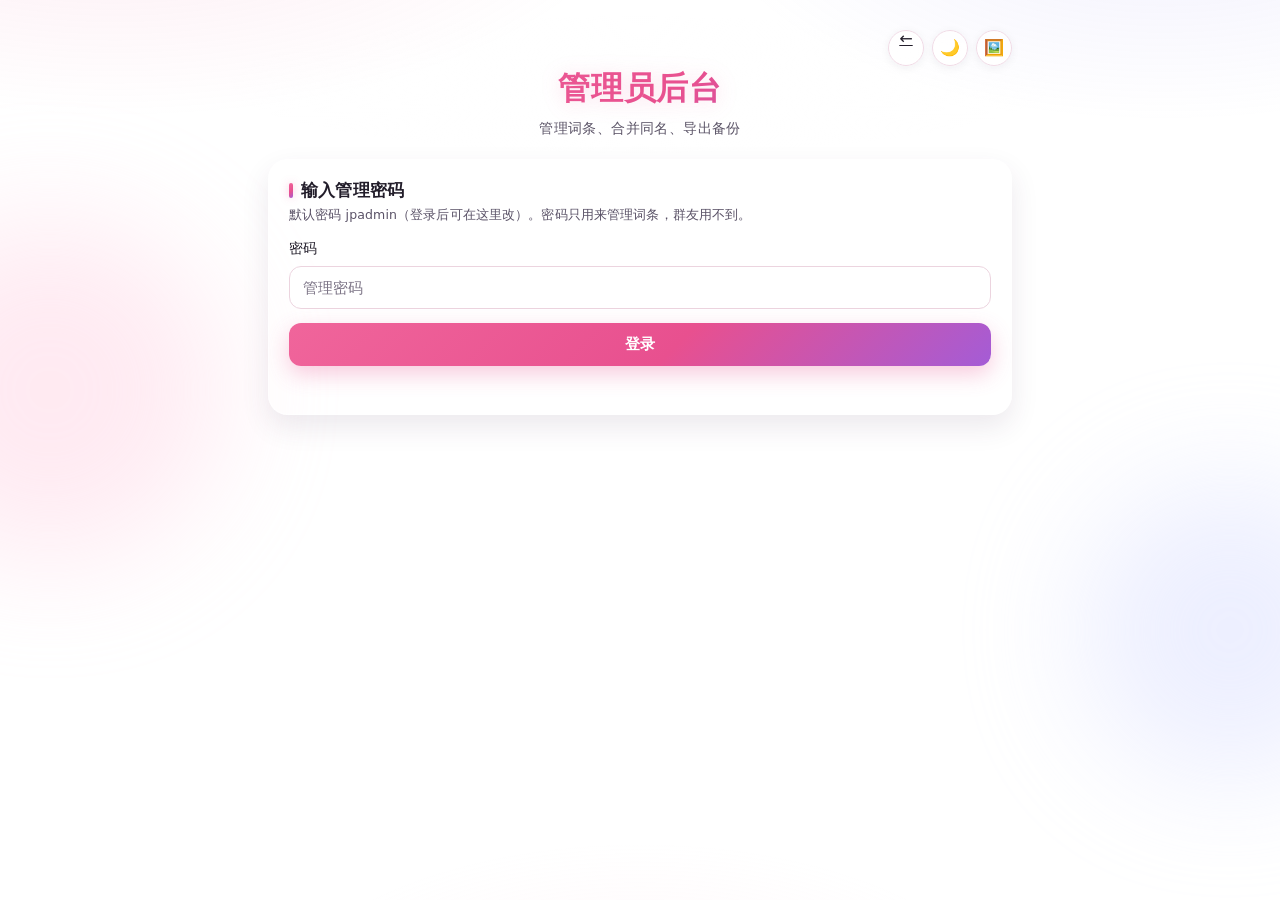
<file: public/admin.html>
<!DOCTYPE html>
<html lang="zh-CN">
<head>
<meta charset="utf-8">
<meta name="viewport" content="width=device-width, initial-scale=1">
<title>管理员 · 日音成分匹配器</title>
<meta name="theme-color" content="#fff8fb">
<link rel="icon" href="icon.svg" type="image/svg+xml">
<link rel="stylesheet" href="style.css">
<link rel="stylesheet" href="extra.css">
</head>
<body>
<div class="bg-blob b1"></div><div class="bg-blob b2"></div>
<main class="wrap admin-wrap">
  <header class="hero">
    <div class="top-actions">
      <a class="icon-btn" href="index.html" title="返回首页">←</a>
      <button id="themeBtn" class="icon-btn" type="button" title="切换深色/浅色">🌙</button>
      <button id="wallJump" class="icon-btn" type="button" title="管理壁纸" hidden>🖼️</button>
    </div>
    <h1>管理员后台</h1>
    <p class="sub">管理词条、合并同名、导出备份</p>
  </header>

  <section id="loginCard" class="card">
    <h2>输入管理密码</h2>
    <p class="muted tiny">默认密码 jpadmin（登录后可在这里改）。密码只用来管理词条，群友用不到。</p>
    <form id="loginForm" novalidate>
      <label>密码<input id="pwdInput" type="password" autocomplete="current-password" placeholder="管理密码"></label>
      <button type="submit" class="primary" id="loginBtn">登录</button>
      <p id="loginError" class="error"></p>
    </form>
  </section>

  <section id="adminCard" class="card" hidden>
    <div class="board-head">
      <h2>词条管理</h2>
      <span class="muted tiny" id="adminHint"></span>
    </div>
    <p class="admin-note">每行改完点「保存」；不想要的词条点「删除」——会同时从群友的选择里移除，删了就找不回来了。</p>
    <div class="row admin-search">
      <input id="adminSearch" type="search" placeholder="搜索词条：输入名字任意字" autocomplete="off">
      <button id="adminSearchClear" type="button" class="link small">清空</button>
    </div>
    <div class="row admin-create">
      <input id="newEntryText" maxlength="24" placeholder="新词条名，如 米津玄師 / Vocaloid">
      <select id="newEntryCat" class="cat-select" title="分类">
        <option>歌手</option><option>乐队</option><option>组合</option><option>偶像</option><option>Vocaloid P</option><option>作曲家</option><option>社团</option><option>企划</option><option>其他</option>
      </select>
      <select id="newEntryKind" class="cat-select" title="类型">
        <option value="main">领域</option><option value="sub" selected>细分</option>
      </select>
      <button id="newEntryBtn" type="button" class="primary small">创建词条</button>
    </div>
    <div class="table-wrap">
    <table class="admin-table">
      <thead><tr><th>词条</th><th>分类</th><th>类型</th><th>人数</th><th>创建者</th><th>操作</th></tr></thead>
      <tbody id="entryTbody"></tbody>
    </table>
    </div>

    <div class="admin-section">
      <h3>词条合并</h3>
      <p class="admin-note">把「从」这个词条并进「到」：两边的选择会合并到一起，然后删掉「从」。用于ヨルシカ / Yorushika 这类同义条目。</p>
      <div class="row">
        <select id="mergeFrom" class="cat-select" title="准备删除的词条"></select>
        <span class="muted tiny">并入 →</span>
        <select id="mergeTo" class="cat-select" title="保留的词条"></select>
        <button id="mergeBtn" type="button" class="primary small">合并</button>
      </div>
    </div>

    <div class="admin-section">
      <h3>重置群友口令</h3>
      <p class="admin-note">群友忘了口令或换人用时，在这里给他设一个新口令（4-6 位数字）。</p>
      <div class="row">
        <input id="pinQQ" placeholder="群友 QQ 号" maxlength="12" inputmode="numeric">
        <input id="pinNew" placeholder="新口令 4-6 位数字" maxlength="6" inputmode="numeric">
        <button id="pinBtn" type="button" class="primary small">重置口令</button>
      </div>
    </div>

    <div class="admin-section">
      <h3>壁纸管理</h3>
      <p class="admin-note">上传的图片会加入首页轮换队列（支持 png / jpg / webp / svg，单张 ≤10MB）。勾选「参与轮换」才会出现在首页，顺序可上下调整。</p>
      <div class="row wall-bar">
        <span class="muted tiny">共 <b id="wallCount">0</b> 张 · 参与轮换 <b id="wallOnCount">0</b> 张</span>
        <button id="wallAllOn" type="button" class="link small">全部启用</button>
        <button id="wallAllOff" type="button" class="link small danger">全部停用</button>
      </div>
      <div class="row wall-upload">
        <input id="wallFile" type="file" accept="image/*" multiple>
        <label class="muted tiny" style="display:flex;align-items:center;gap:6px">切换间隔
          <input id="wallSecs" type="number" min="8" max="600" step="1" value="24" class="cat-select" style="width:78px">
          秒
        </label>
        <button id="wallSecsBtn" type="button" class="primary small">保存间隔</button>
      </div>
      <p id="wallHint" class="admin-note"></p>
      <div class="wall-grid" id="wallGrid"></div>
    </div>

    <div class="admin-section">
      <h3>数据与备份</h3>
      <p class="admin-note">导出是完整 JSON；备份在服务器 backups/ 目录，每小时最多一份，保留最近 30 份。</p>
      <div class="share-actions" style="justify-content:flex-start">
        <button id="exportBtn" type="button" class="primary small">导出全部数据</button>
        <button id="backupBtn" type="button" class="link small">刷新备份列表</button>
      </div>
      <ul class="backup-list" id="backupList"></ul>
    </div>

    <div class="admin-section">
      <h3>喊话管理</h3>
      <p class="admin-note">当前喊话板上的消息和历史归档；删除后会从两边同时移除。</p>
      <div class="share-actions" style="justify-content:flex-start">
        <button id="shoutRefresh" type="button" class="link small">刷新喊话列表</button>
        <span class="muted tiny" id="shoutAdminHint"></span>
      </div>
      <div class="table-wrap">
        <table class="admin-table" id="shoutTable">
          <thead><tr><th>状态</th><th>内容</th><th>来自</th><th>时间</th><th>操作</th></tr></thead>
          <tbody id="shoutList"></tbody>
        </table>
      </div>
    </div>

    <div class="admin-section">
      <h3>修改管理密码</h3>
      <div class="row">
        <input id="newPwd" type="password" placeholder="新密码（至少 6 位）" maxlength="64">
        <button id="pwdBtn" type="button" class="primary small">修改</button>
      </div>
    </div>

    <div class="admin-section admin-danger">
      <h3>危险操作</h3>
      <p class="admin-note">清空所有词条和群友记录（会先自动备份一次）。输入 RESET 确认。</p>
      <div class="row">
        <input id="resetInput" placeholder="输入 RESET 确认" maxlength="8">
        <button id="resetBtn" type="button" class="primary small">清空数据</button>
      </div>
    </div>

    <p class="admin-note" style="margin-top:16px">登录 token 两小时有效；关闭页面后需要重新登录。</p>
  </section>

<section id="membersCard" class="card" hidden>
  <div class="board-head">
    <h2>群友账号</h2>
    <span class="muted tiny" id="membersHint"></span>
  </div>
  <p class="muted tiny" style="margin:6px 2px 10px">只读列表：QQ、名字、自建数量、已选词条（含熟悉度）。看板 ID 由管理员手动维护（用于对上「看板」报名数据）。口令是加盐哈希，后台只能看到是否已设置、看不到原文，忘记可用上面「重置群友口令」。</p>
  <div class="row admin-search">
    <input id="memberSearch" type="search" placeholder="按 QQ / 名字搜索" autocomplete="off">
    <button id="memberSearchClear" class="link small" type="button">清空</button>
  </div>
  <div class="table-wrap">
    <table class="admin-table member-table">
      <thead><tr><th>群友</th><th>自建</th><th>已选词条</th><th>看板 ID</th><th>操作</th></tr></thead>
      <tbody id="memberList"></tbody>
    </table>
  </div>
</section>
</main>
<div id="toast" class="toast" hidden></div>
<script src="admin.js"></script>
</body>
</html>
</file>
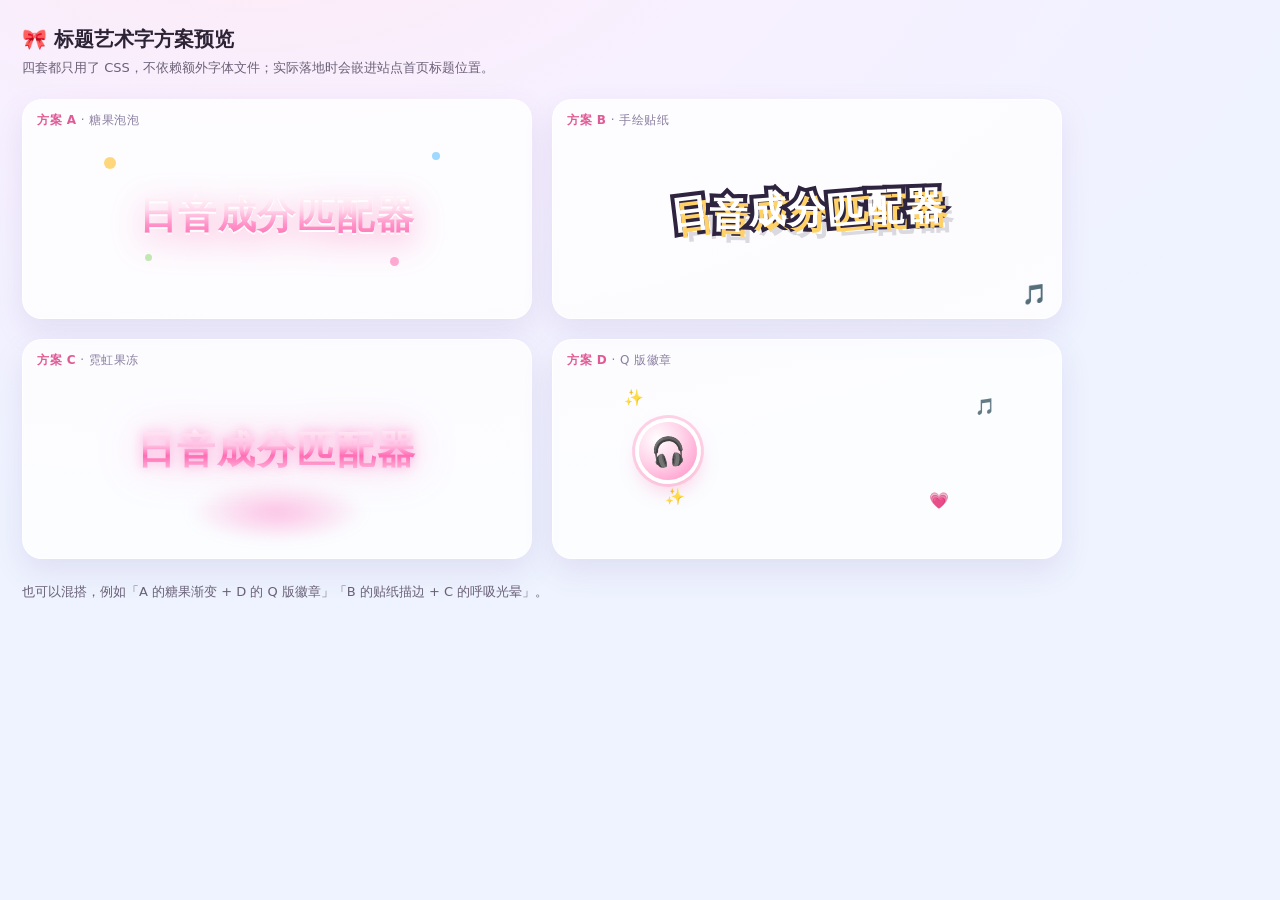
<file: public/title-preview.html>
<!doctype html>
<html lang="zh-CN">
<head>
<meta charset="utf-8">
<meta name="viewport" content="width=device-width,initial-scale=1">
<title>标题艺术字方案预览</title>
<style>
  :root{--ink:#2c2436;--muted:#6b6178;}
  *{box-sizing:border-box}
  body{margin:0;padding:26px 22px 60px;font-family:"PingFang SC","Microsoft YaHei",system-ui,sans-serif;color:var(--ink);
    background:radial-gradient(1200px 600px at 20% -10%,#ffeaf5 0%,#f7f0ff 40%,#eef3ff 100%);min-height:100vh}
  h1.page{font-size:20px;margin:0 0 6px}
  p.lead{margin:0 0 22px;color:var(--muted);font-size:13px}
  .grid{display:grid;grid-template-columns:repeat(2,minmax(0,1fr));gap:20px;max-width:1040px}
  .opt{background:rgba(255,255,255,.78);border:1px solid rgba(255,255,255,.9);border-radius:20px;padding:22px 20px 18px;
    box-shadow:0 12px 30px rgba(120,90,160,.13);display:flex;flex-direction:column;align-items:center;gap:10px;min-height:220px;justify-content:center;position:relative;overflow:hidden}
  .cap{position:absolute;top:12px;left:14px;font-size:12px;color:#8b7fa0;letter-spacing:.5px}
  .cap b{color:#e05b95}
  .demo{font-size:clamp(24px,3.1vw,38px);line-height:1.25;display:flex;align-items:center;justify-content:center;gap:.16em;flex-wrap:wrap;text-align:center}
  @media (max-width:820px){ .grid{grid-template-columns:1fr} }

  /* A 糖果泡泡 */
  .optA .demo{font-family:"Yuanti SC","YouYuan","Microsoft YaHei",sans-serif;font-weight:900;letter-spacing:.04em}
  .optA .w{background:linear-gradient(180deg,#ffffff 0%,#ffd9ec 36%,#ff92c8 68%,#ff6ab0 100%);
    -webkit-background-clip:text;background-clip:text;-webkit-text-fill-color:transparent;
    filter:drop-shadow(0 2px 0 rgba(255,255,255,.95)) drop-shadow(0 9px 16px rgba(255,110,175,.45))}
  .optA .w span{display:inline-block;animation:bob 2.4s ease-in-out infinite}
  .optA .w span:nth-child(2n){animation-delay:.18s}
  .optA .w span:nth-child(3n){animation-delay:.34s}
  @keyframes bob{0%,100%{transform:translateY(0)}50%{transform:translateY(-5px)}}
  .optA .dots i{position:absolute;border-radius:50%;opacity:.85;filter:blur(.2px)}
  .optA .dots i:nth-child(1){width:12px;height:12px;background:#ffd166;left:16%;top:26%}
  .optA .dots i:nth-child(2){width:8px;height:8px;background:#8fd3ff;right:18%;top:24%}
  .optA .dots i:nth-child(3){width:9px;height:9px;background:#ff9ecb;right:26%;bottom:24%}
  .optA .dots i:nth-child(4){width:7px;height:7px;background:#b7e7a8;left:24%;bottom:26%}

  /* B 手绘贴纸 */
  .optB .demo{transform:rotate(-2deg)}
  .optB .w{font-weight:900;color:#fff;-webkit-text-stroke:8px #2f2440;paint-order:stroke fill;
    text-shadow:5px 5px 0 #ffd166,10px 10px 0 rgba(47,36,64,.16);letter-spacing:.03em}
  .optB .w span{display:inline-block}
  .optB .w span:nth-child(1){transform:rotate(-5deg)}
  .optB .w span:nth-child(2){transform:rotate(3deg) translateY(2px)}
  .optB .w span:nth-child(3){transform:rotate(-2deg) translateY(-2px)}
  .optB .w span:nth-child(4){transform:rotate(4deg)}
  .optB .w span:nth-child(5){transform:rotate(-3deg) translateY(2px)}
  .optB .tag{position:absolute;right:14px;bottom:12px;font-size:20px}

  /* C 霓虹果冻 */
  .optC .demo{font-weight:900;letter-spacing:.05em;animation:jelly 2.8s ease-in-out infinite}
  .optC .w{background:linear-gradient(180deg,#fff3fb 0%,#ffc0e2 38%,#ff6cb4 60%,#ffd0ea 100%);
    -webkit-background-clip:text;background-clip:text;-webkit-text-fill-color:transparent;
    filter:drop-shadow(0 0 6px rgba(255,120,195,.6)) drop-shadow(0 0 20px rgba(255,120,195,.35))}
  @keyframes jelly{0%,100%{transform:scale(1)}50%{transform:scale(1.035,1.02)}}
  .optC .glow{position:absolute;width:180px;height:60px;left:50%;bottom:16px;transform:translateX(-50%);
    background:radial-gradient(ellipse at center,rgba(255,120,195,.45),rgba(255,120,195,0) 70%);filter:blur(6px)}

  /* D Q版徽章 + 错落 */
  .optD .demo{gap:.2em}
  .optD .badge{width:58px;height:58px;border-radius:50%;display:grid;place-items:center;font-size:28px;
    background:radial-gradient(circle at 34% 28%,#fff 0%,#ffd6ea 42%,#ff8cc5 100%);
    box-shadow:0 0 0 4px #fff,0 0 0 7px rgba(255,170,205,.5),0 10px 20px rgba(255,110,170,.35);
    transform:rotate(-6deg)}
  .optD .w{font-family:"Yuanti SC","YouYuan","Microsoft YaHei",sans-serif;font-weight:900;
    background:linear-gradient(100deg,#ff5f9e,#ff9ad0 40%,#9d8bff 75%,#5fc7ff 100%);
    -webkit-background-clip:text;background-clip:text;-webkit-text-fill-color:transparent;
    letter-spacing:.02em}
  .optD .w span{display:inline-block}
  .optD .w span:nth-child(odd){transform:rotate(-4deg) translateY(2px)}
  .optD .w span:nth-child(even){transform:rotate(4deg) translateY(-2px)}
  .optD .spark{position:absolute;font-size:16px;opacity:.9}
  .optD .spark.s1{left:14%;top:22%}
  .optD .spark.s2{right:13%;top:26%}
  .optD .spark.s3{right:22%;bottom:22%}
  .optD .spark.s4{left:22%;bottom:24%}
  .note{max-width:1040px;margin:22px 0 0;font-size:13px;color:var(--muted);line-height:1.7}
</style>
</head>
<body>
  <h1 class="page">🎀 标题艺术字方案预览</h1>
  <p class="lead">四套都只用了 CSS，不依赖额外字体文件；实际落地时会嵌进站点首页标题位置。</p>
  <div class="grid">

    <section class="opt optA">
      <div class="cap"><b>方案 A</b> · 糖果泡泡</div>
      <div class="dots"><i></i><i></i><i></i><i></i></div>
      <div class="demo"><span class="w"><span>日</span><span>音</span><span>成</span><span>分</span><span>匹</span><span>配</span><span>器</span></span></div>
    </section>

    <section class="opt optB">
      <div class="cap"><b>方案 B</b> · 手绘贴纸</div>
      <div class="demo"><span class="w"><span>日</span><span>音</span><span>成</span><span>分</span><span>匹</span><span>配</span><span>器</span></span></div>
      <span class="tag">🎵</span>
    </section>

    <section class="opt optC">
      <div class="cap"><b>方案 C</b> · 霓虹果冻</div>
      <div class="demo"><span class="w">日音成分匹配器</span></div>
      <div class="glow"></div>
    </section>

    <section class="opt optD">
      <div class="cap"><b>方案 D</b> · Q 版徽章</div>
      <div class="demo"><span class="badge">🎧</span><span class="w"><span>日</span><span>音</span><span>成</span><span>分</span><span>匹</span><span>配</span><span>器</span></span></div>
      <span class="spark s1">✨</span><span class="spark s2">🎵</span><span class="spark s3">💗</span><span class="spark s4">✨</span>
    </section>

  </div>
  <p class="note">也可以混搭，例如「A 的糖果渐变 + D 的 Q 版徽章」「B 的贴纸描边 + C 的呼吸光晕」。</p>
</body>
</html>
</file>
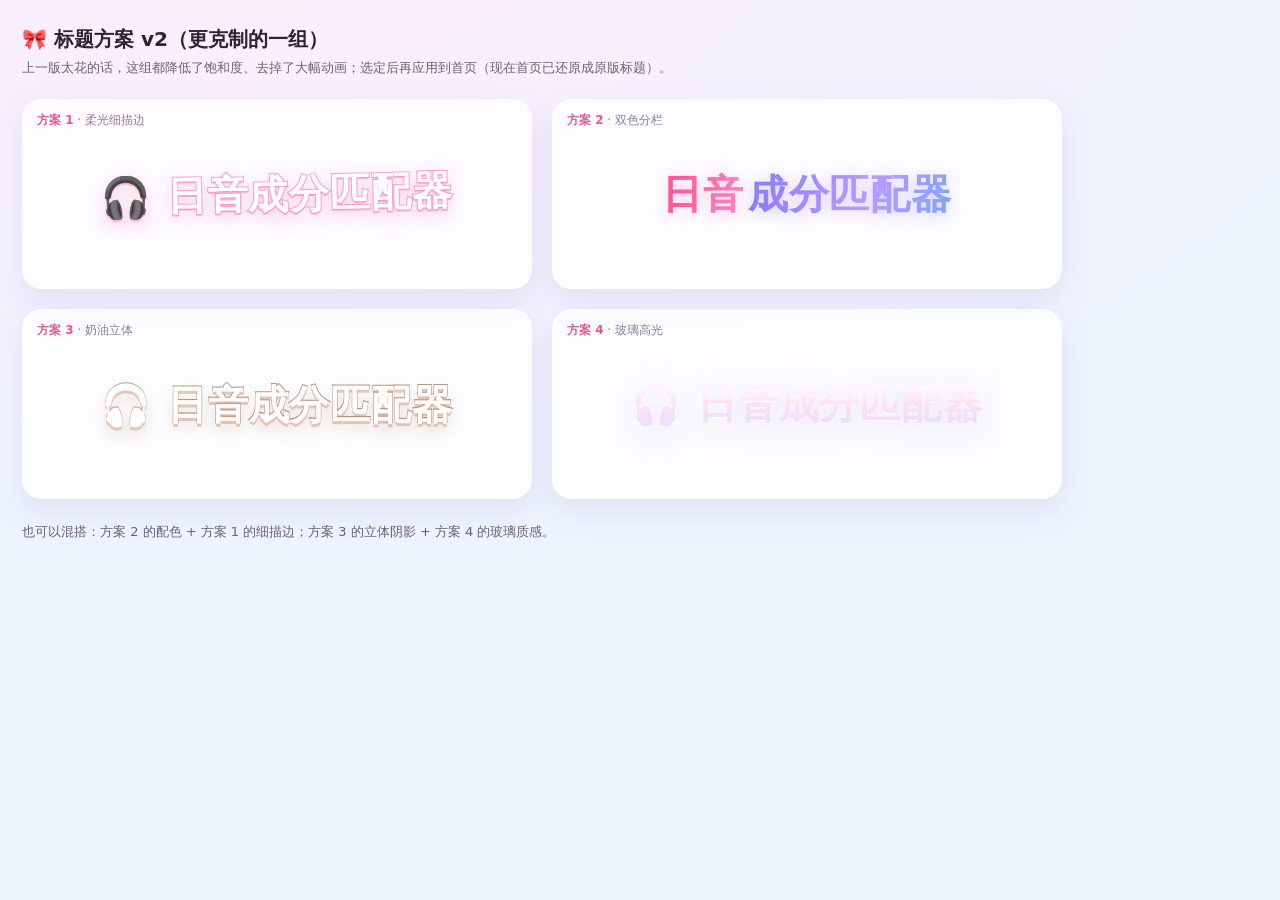
<file: public/title-preview2.html>
<!doctype html>
<html lang="zh-CN">
<head>
<meta charset="utf-8">
<meta name="viewport" content="width=device-width,initial-scale=1">
<title>标题方案 v2 预览</title>
<style>
  :root{--ink:#2c2436;--muted:#6b6178}
  *{box-sizing:border-box}
  body{margin:0;padding:26px 22px 60px;font-family:"PingFang SC","Microsoft YaHei",system-ui,sans-serif;color:var(--ink);
    background:radial-gradient(1200px 600px at 18% -10%,#ffeef7 0%,#f6f0ff 42%,#eef4ff 100%);min-height:100vh}
  h1.page{font-size:20px;margin:0 0 6px}
  p.lead{margin:0 0 22px;color:var(--muted);font-size:13px}
  .grid{display:grid;grid-template-columns:repeat(2,minmax(0,1fr));gap:20px;max-width:1040px}
  .opt{background:rgba(255,255,255,.8);border:1px solid rgba(255,255,255,.95);border-radius:20px;padding:24px 20px;position:relative;
    box-shadow:0 12px 30px rgba(120,90,160,.12);display:flex;flex-direction:column;align-items:center;justify-content:center;gap:12px;min-height:190px;overflow:hidden}
  .cap{position:absolute;top:12px;left:14px;font-size:12px;color:#8b7fa0}
  .cap b{color:#e05b95}
  .demo{font-size:clamp(26px,3.2vw,40px);font-weight:900;letter-spacing:.02em;display:flex;align-items:center;gap:.14em;flex-wrap:wrap;justify-content:center;text-align:center;line-height:1.2}
  @media (max-width:820px){ .grid{grid-template-columns:1fr} }

  /* 1 柔光细描边 */
  .o1 .w{color:#fff;-webkit-text-stroke:2px rgba(255,160,205,.95);paint-order:stroke fill;
    text-shadow:0 2px 0 rgba(255,140,190,.55),0 6px 18px rgba(255,120,180,.42);transform:rotate(-1.2deg)}
  .o1 .w .soft{background:linear-gradient(180deg,#fff 0%,#ffe6f3 100%);-webkit-background-clip:text;background-clip:text;-webkit-text-fill-color:transparent}

  /* 2 双色分栏 */
  .o2 .w{display:flex;align-items:baseline;gap:.1em}
  .o2 .a{background:linear-gradient(100deg,#ff4f97,#ff86bf);-webkit-background-clip:text;background-clip:text;-webkit-text-fill-color:transparent;
    filter:drop-shadow(0 3px 8px rgba(255,110,175,.35))}
  .o2 .b{background:linear-gradient(100deg,#8b7bff,#b79bff 60%,#7fa3ff);-webkit-background-clip:text;background-clip:text;-webkit-text-fill-color:transparent;
    filter:drop-shadow(0 3px 8px rgba(140,110,255,.35))}

  /* 3 奶油立体 */
  .o3 .w{background:linear-gradient(180deg,#fffdf8 0%,#ffe9d6 55%,#ffd3b8 100%);
    -webkit-background-clip:text;background-clip:text;-webkit-text-fill-color:transparent;
    -webkit-text-stroke:1px rgba(120,78,60,.55);paint-order:stroke fill;
    text-shadow:0 1px 0 #fff,0 4px 0 rgba(214,160,132,.55),0 9px 16px rgba(190,130,110,.28)}

  /* 4 玻璃高光 */
  .o4 .w{background:linear-gradient(180deg,rgba(255,255,255,.98) 0%,rgba(255,214,236,.72) 52%,rgba(214,206,255,.62) 100%);
    -webkit-background-clip:text;background-clip:text;-webkit-text-fill-color:transparent;
    filter:drop-shadow(0 1px 0 rgba(255,255,255,.9)) drop-shadow(0 8px 16px rgba(150,120,210,.22))}

  .note{max-width:1040px;margin:22px 0 0;font-size:13px;color:var(--muted);line-height:1.7}
</style>
</head>
<body>
  <h1 class="page">🎀 标题方案 v2（更克制的一组）</h1>
  <p class="lead">上一版太花的话，这组都降低了饱和度、去掉了大幅动画；选定后再应用到首页（现在首页已还原成原版标题）。</p>
  <div class="grid">
    <section class="opt o1"><div class="cap"><b>方案 1</b> · 柔光细描边</div>
      <div class="demo"><span class="w soft">🎧 日音成分匹配器</span></div></section>

    <section class="opt o2"><div class="cap"><b>方案 2</b> · 双色分栏</div>
      <div class="demo"><span class="w"><span class="a">日音</span><span class="b">成分匹配器</span></span></div></section>

    <section class="opt o3"><div class="cap"><b>方案 3</b> · 奶油立体</div>
      <div class="demo"><span class="w">🎧 日音成分匹配器</span></div></section>

    <section class="opt o4"><div class="cap"><b>方案 4</b> · 玻璃高光</div>
      <div class="demo"><span class="w">🎧 日音成分匹配器</span></div></section>
  </div>
  <p class="note">也可以混搭：方案 2 的配色 + 方案 1 的细描边；方案 3 的立体阴影 + 方案 4 的玻璃质感。</p>
</body>
</html>
</file>
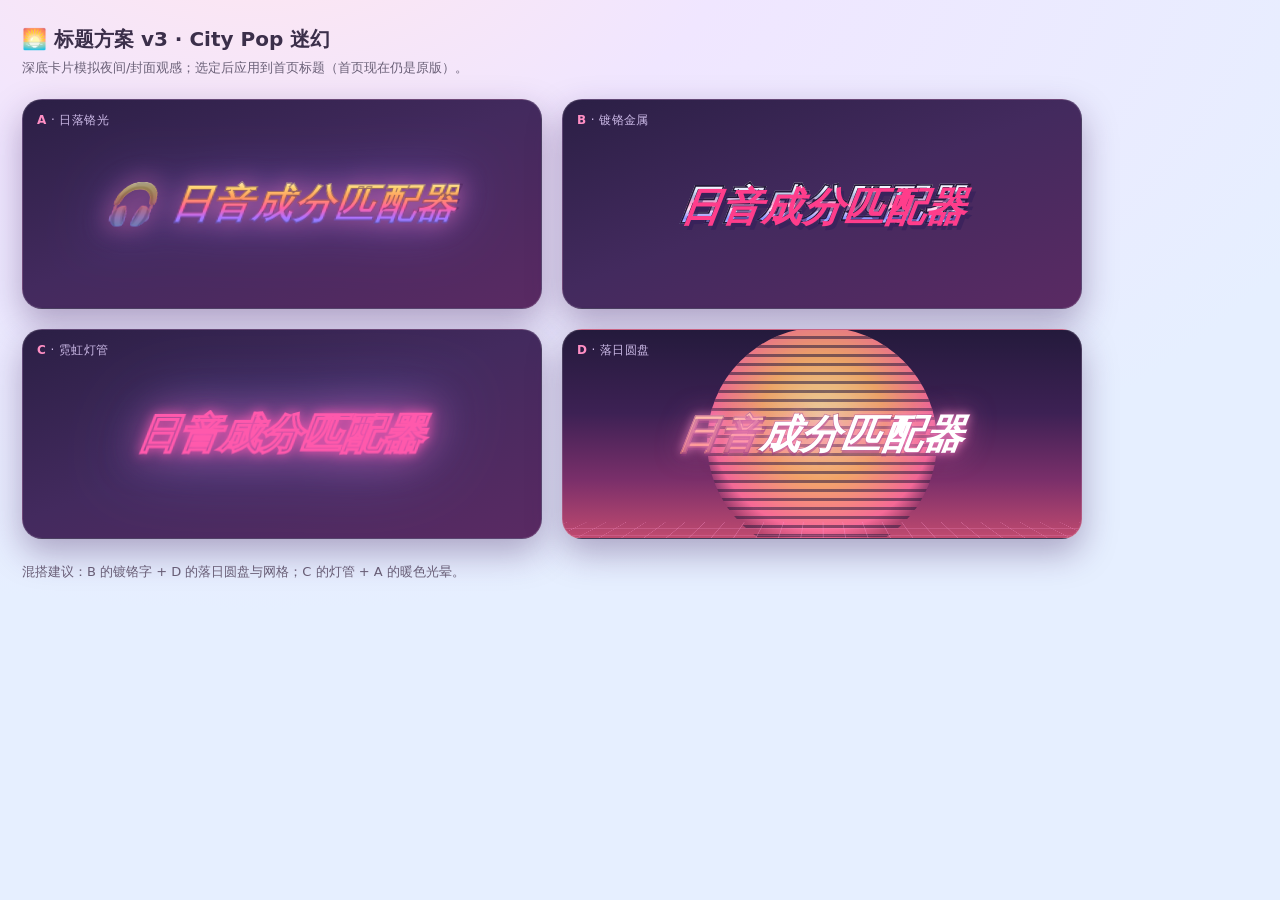
<file: public/title-preview3.html>
<!doctype html>
<html lang="zh-CN">
<head>
<meta charset="utf-8">
<meta name="viewport" content="width=device-width,initial-scale=1">
<title>标题方案 v3 · City Pop</title>
<style>
  :root{--ink:#f4ecff}
  *{box-sizing:border-box}
  body{margin:0;padding:26px 22px 60px;font-family:"PingFang SC","Microsoft YaHei",system-ui,sans-serif;color:#3b2f4a;
    background:radial-gradient(1200px 700px at 20% -10%,#ffe6ef 0%,#f0e6ff 40%,#e6efff 100%);min-height:100vh}
  h1.page{font-size:20px;margin:0 0 6px}
  p.lead{margin:0 0 22px;color:#6b6178;font-size:13px}
  .grid{display:grid;grid-template-columns:repeat(2,minmax(0,1fr));gap:20px;max-width:1060px}
  .opt{border-radius:20px;padding:26px 18px;position:relative;display:flex;flex-direction:column;align-items:center;justify-content:center;gap:14px;min-height:210px;overflow:hidden;
    background:linear-gradient(160deg,#2b1f45 0%,#432a5e 48%,#5a2a63 100%);box-shadow:0 14px 34px rgba(60,30,90,.35);border:1px solid rgba(255,255,255,.14)}
  .cap{position:absolute;top:12px;left:14px;font-size:12px;color:#cbb9e6;letter-spacing:.4px}
  .cap b{color:#ff8fc4}
  .demo{font-size:clamp(26px,3.2vw,40px);font-weight:900;line-height:1.2;letter-spacing:.02em;display:flex;align-items:center;gap:.1em;flex-wrap:wrap;justify-content:center;text-align:center;
    font-style:italic;transform:skewX(-8deg)}
  @media (max-width:820px){ .grid{grid-template-columns:1fr} }

  /* A 日落铬光 */
  .oA .w{background:linear-gradient(180deg,#fff6d5 0%,#ffd36e 16%,#ff9a5f 36%,#ff5fa2 58%,#b072ff 78%,#5b8cff 100%);
    -webkit-background-clip:text;background-clip:text;-webkit-text-fill-color:transparent;
    -webkit-text-stroke:1px rgba(70,30,80,.55);paint-order:stroke fill;
    filter:drop-shadow(0 0 12px rgba(255,120,190,.65)) drop-shadow(0 0 26px rgba(140,110,255,.5))}

  /* B 镀铬金属 */
  .oB .w{background:linear-gradient(180deg,#ffffff 0%,#eaf1ff 18%,#aab9dd 34%,#ff9ecb 50%,#ffe0f1 60%,#8894ff 80%,#eef5ff 100%);
    -webkit-background-clip:text;background-clip:text;-webkit-text-fill-color:transparent;
    -webkit-text-stroke:1.6px #241a38;paint-order:stroke fill;
    text-shadow:3px 3px 0 #ff3d8b,7px 7px 0 rgba(50,30,90,.55)}

  /* C 霓虹灯管 */
  .oC .w{color:transparent;-webkit-text-stroke:3px #ff59ac;paint-order:stroke fill;
    filter:drop-shadow(0 0 6px rgba(255,90,180,.95)) drop-shadow(0 0 18px rgba(255,90,180,.6)) drop-shadow(0 0 34px rgba(120,140,255,.45));
    animation:neonFlicker 6s ease-in-out infinite}
  @keyframes neonFlicker{0%,100%{opacity:1}47%{opacity:.94}52%{opacity:1}86%{opacity:.96}}

  /* D 落日圆盘 */
  .oD{background:linear-gradient(180deg,#241a3c 0%,#3d2154 40%,#7a2f6a 72%,#c04a6f 100%)}
  .oD .sun{position:absolute;width:230px;height:230px;border-radius:50%;left:50%;top:54%;transform:translate(-50%,-50%);
    background:radial-gradient(circle at 50% 40%,#ffe9a8 0%,#ffb36b 34%,#ff6f9c 62%,rgba(255,111,156,0) 72%);
    filter:blur(.5px);opacity:.9}
  .oD .sun::after{content:"";position:absolute;inset:0;border-radius:50%;
    background:repeating-linear-gradient(180deg,rgba(36,26,60,.55) 0 3px,transparent 3px 9px)}
  .oD .gridlines{position:absolute;left:-20%;right:-20%;bottom:-10%;height:44%;
    background:
      repeating-linear-gradient(90deg,rgba(255,150,210,.5) 0 1px,transparent 1px 26px),
      repeating-linear-gradient(180deg,rgba(255,150,210,.38) 0 1px,transparent 1px 20px);
    transform:perspective(240px) rotateX(58deg);transform-origin:50% 100%;opacity:.75}
  .oD .w{position:relative;color:#fff;-webkit-text-stroke:1.2px rgba(120,40,110,.6);paint-order:stroke fill;
    text-shadow:0 0 10px rgba(255,140,200,.9),0 0 26px rgba(255,110,180,.6),0 3px 0 rgba(120,40,110,.55)}
  .oD .w .acc{background:linear-gradient(180deg,#fff0a8,#ff9a6b);-webkit-background-clip:text;background-clip:text;-webkit-text-fill-color:transparent}

  .note{max-width:1060px;margin:22px 0 0;font-size:13px;color:#6b6178;line-height:1.7}
</style>
</head>
<body>
  <h1 class="page">🌅 标题方案 v3 · City Pop 迷幻</h1>
  <p class="lead">深底卡片模拟夜间/封面观感；选定后应用到首页标题（首页现在仍是原版）。</p>
  <div class="grid">
    <section class="opt oA"><div class="cap"><b>A</b> · 日落铬光</div>
      <div class="demo"><span class="w">🎧 日音成分匹配器</span></div></section>

    <section class="opt oB"><div class="cap"><b>B</b> · 镀铬金属</div>
      <div class="demo"><span class="w">日音成分匹配器</span></div></section>

    <section class="opt oC"><div class="cap"><b>C</b> · 霓虹灯管</div>
      <div class="demo"><span class="w">日音成分匹配器</span></div></section>

    <section class="opt oD"><div class="cap"><b>D</b> · 落日圆盘</div>
      <span class="sun"></span><span class="gridlines"></span>
      <div class="demo"><span class="w"><span class="acc">日音</span>成分匹配器</span></div></section>
  </div>
  <p class="note">混搭建议：B 的镀铬字 + D 的落日圆盘与网格；C 的灯管 + A 的暖色光晕。</p>
</body>
</html>
</file>
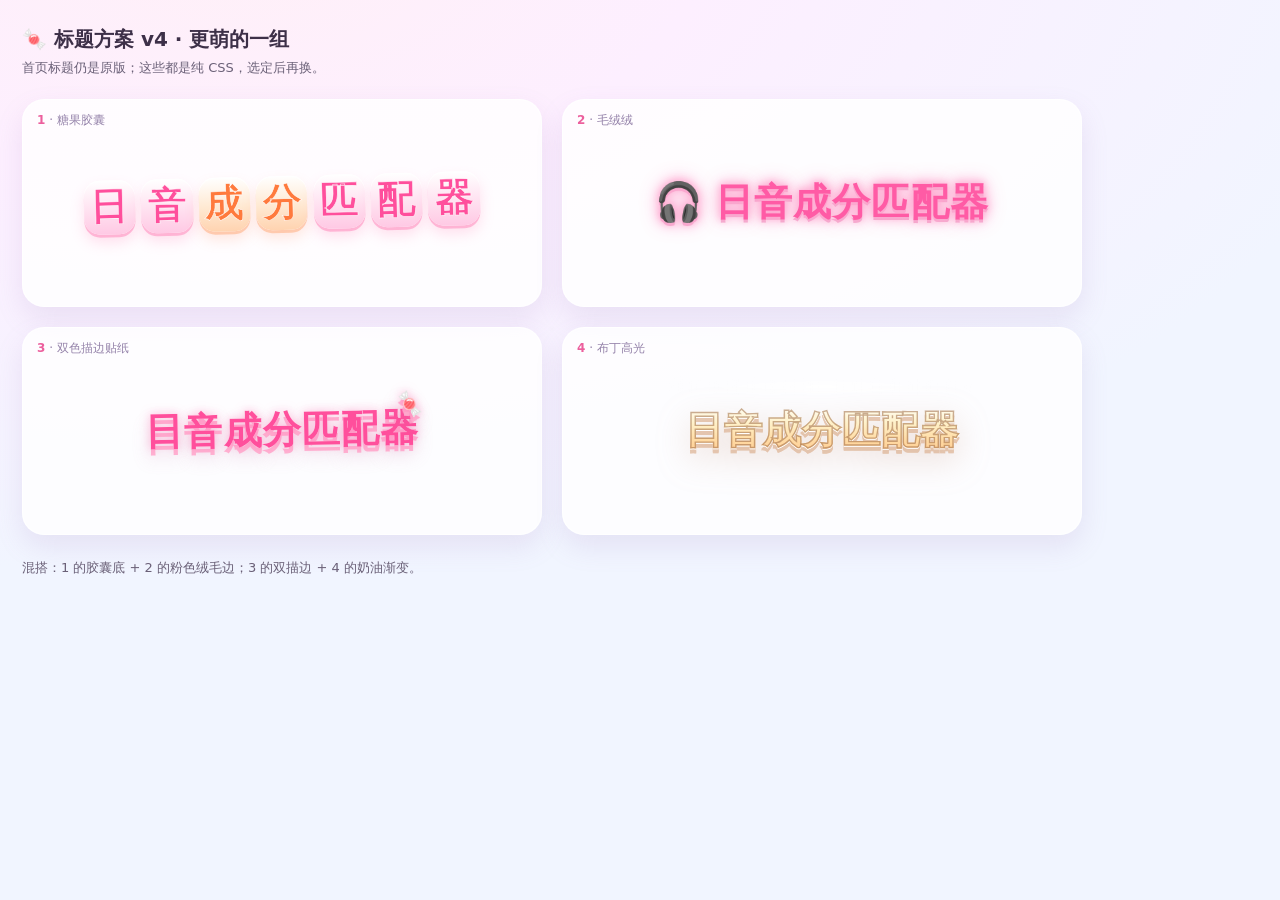
<file: public/title-preview4.html>
<!doctype html>
<html lang="zh-CN">
<head>
<meta charset="utf-8">
<meta name="viewport" content="width=device-width,initial-scale=1">
<title>标题方案 v4 · 萌系</title>
<style>
  *{box-sizing:border-box}
  body{margin:0;padding:26px 22px 60px;font-family:"PingFang SC","Microsoft YaHei",system-ui,sans-serif;color:#3d3048;
    background:radial-gradient(1200px 650px at 18% -8%,#fff0f7 0%,#fdefff 40%,#f1f5ff 100%);min-height:100vh}
  h1.page{font-size:20px;margin:0 0 6px}
  p.lead{margin:0 0 22px;color:#6b6178;font-size:13px}
  .grid{display:grid;grid-template-columns:repeat(2,minmax(0,1fr));gap:20px;max-width:1060px}
  .opt{background:rgba(255,255,255,.82);border:1px solid rgba(255,255,255,.95);border-radius:22px;padding:26px 18px;position:relative;
    display:flex;flex-direction:column;align-items:center;justify-content:center;gap:14px;min-height:208px;overflow:hidden;
    box-shadow:0 12px 28px rgba(150,110,180,.14)}
  .cap{position:absolute;top:12px;left:14px;font-size:12px;color:#9583aa}
  .cap b{color:#ec5f9d}
  .demo{font-size:clamp(24px,3vw,38px);font-weight:900;line-height:1.25;display:flex;align-items:center;gap:.06em;flex-wrap:wrap;justify-content:center;text-align:center;
    font-family:"Yuanti SC","YouYuan","PingFang SC","Microsoft YaHei",sans-serif;letter-spacing:.03em}
  @media (max-width:820px){ .grid{grid-template-columns:1fr} }

  /* 1 糖果胶囊：每个字带一块圆角底 */
  .o1 .demo{gap:.16em;transform:rotate(-1.5deg)}
  .o1 .ch{display:inline-block;padding:.08em .16em;border-radius:.42em;background:linear-gradient(180deg,#fff 0%,#ffe3f1 52%,#ffc9e4 100%);
    color:#ff4f9c;-webkit-text-stroke:.6px rgba(255,255,255,.9);
    box-shadow:0 3px 0 rgba(255,140,190,.55),0 8px 14px rgba(255,130,180,.24),inset 0 1px 0 #fff}
  .o1 .ch.hot{color:#ff7a3d;background:linear-gradient(180deg,#fff 0%,#ffe9d2 55%,#ffd3b0 100%);box-shadow:0 3px 0 rgba(255,170,120,.5),0 8px 14px rgba(255,150,110,.22),inset 0 1px 0 #fff}

  /* 2 毛绒绒：多层柔光模拟绒毛边 */
  .o2 .w{color:#fff;-webkit-text-stroke:3px #ffd9ea;paint-order:stroke fill;
    text-shadow:0 0 6px #ffb2d6,0 0 12px #ff9ac7,0 0 20px rgba(255,150,200,.85),0 3px 0 rgba(232,110,170,.55)}
  .o2 .w .in{-webkit-text-stroke:0;color:#ff5ba5}

  /* 3 双色描边贴纸 */
  .o3 .w{color:#fff;-webkit-text-stroke:7px #fff;paint-order:stroke fill;
    text-shadow:0 0 0 #fff,
      0 0 10px rgba(255,120,180,.55),
      0 6px 0 rgba(255,170,205,.9),
      0 10px 18px rgba(200,120,170,.3);
    position:relative}
  .o3 .in{color:#ff4f9c;-webkit-text-stroke:0}
  .o3 .candy{position:absolute;font-size:22px;right:-6px;top:-14px;transform:rotate(14deg)}
  .o3 .demo{transform:rotate(-1deg)}

  /* 4 布丁高光 */
  .o4 .w{background:linear-gradient(180deg,#fffdf2 0%,#fff1c9 34%,#ffdca6 66%,#ffc98d 100%);
    -webkit-background-clip:text;background-clip:text;-webkit-text-fill-color:transparent;
    -webkit-text-stroke:1.4px rgba(150,95,60,.5);paint-order:stroke fill;
    filter:drop-shadow(0 1px 0 #fff) drop-shadow(0 4px 0 rgba(214,160,120,.55)) drop-shadow(0 10px 16px rgba(190,140,110,.25))}
  .o4 .shine{position:absolute;left:50%;top:26%;transform:translateX(-50%);width:58%;height:10px;border-radius:999px;
    background:linear-gradient(90deg,transparent,rgba(255,255,255,.85),transparent);filter:blur(3px);pointer-events:none}

  .note{max-width:1060px;margin:22px 0 0;font-size:13px;color:#6b6178;line-height:1.7}
</style>
</head>
<body>
  <h1 class="page">🍬 标题方案 v4 · 更萌的一组</h1>
  <p class="lead">首页标题仍是原版；这些都是纯 CSS，选定后再换。</p>
  <div class="grid">

    <section class="opt o1"><div class="cap"><b>1</b> · 糖果胶囊</div>
      <div class="demo">
        <span class="ch">日</span><span class="ch">音</span>
        <span class="ch hot">成</span><span class="ch hot">分</span>
        <span class="ch">匹</span><span class="ch">配</span><span class="ch">器</span>
      </div></section>

    <section class="opt o2"><div class="cap"><b>2</b> · 毛绒绒</div>
      <div class="demo"><span class="w">🎧 <span class="in">日音成分匹配器</span></span></div></section>

    <section class="opt o3"><div class="cap"><b>3</b> · 双色描边贴纸</div>
      <div class="demo"><span class="w"><span class="in">日音成分匹配器</span><span class="candy">🍬</span></span></div></section>

    <section class="opt o4"><div class="cap"><b>4</b> · 布丁高光</div>
      <div class="demo"><span class="w">日音成分匹配器</span><span class="shine"></span></div></section>

  </div>
  <p class="note">混搭：1 的胶囊底 + 2 的粉色绒毛边；3 的双描边 + 4 的奶油渐变。</p>
</body>
</html>
</file>
<file: public/style.css>
* { box-sizing: border-box; }
:root{
  --ink:#1f2430;
  --muted:#7b8496;
  --pink:#e8508f;
  --pink-soft:#ffe3ee;
  --line:#f0dbe6;
  --card:#fffdfe;
  --shadow:0 10px 30px rgba(232,80,143,.10), 0 2px 8px rgba(31,36,48,.05);
}
html,body{ margin:0; padding:0; }
body{
  font-family: -apple-system, BlinkMacSystemFont, "Segoe UI", "PingFang SC", "Hiragino Sans GB", "Microsoft YaHei", sans-serif;
  color:var(--ink);
  background:
    radial-gradient(1200px 600px at 12% -10%, #ffe9f2 0%, rgba(255,233,242,0) 60%),
    radial-gradient(900px 500px at 95% 0%, #e8ecff 0%, rgba(232,236,255,0) 55%),
    #fff8fb;
  min-height:100vh;
  overflow-x:hidden;
  -webkit-font-smoothing:antialiased;
}
.bg-blob{ position:fixed; border-radius:50%; filter:blur(60px); opacity:.45; pointer-events:none; z-index:0;}
.bg-blob.b1{ width:340px;height:340px; left:-120px; top:220px; background:#ffd1e2;}
.bg-blob.b2{ width:300px;height:300px; right:-100px; bottom:120px; background:#d7dcff;}
.wrap{ position:relative; z-index:1; max-width:760px; margin:0 auto; padding:34px 18px 60px;}
.hero{ text-align:center; margin-bottom:22px;}
.hero h1{ font-size:30px; margin:0 0 8px; letter-spacing:.5px;}
.hero .sub{ margin:0 0 10px; color:var(--muted); font-size:14px;}
.stats{ display:inline-flex; gap:8px; align-items:center; font-size:13px; color:var(--pink); background:var(--pink-soft); padding:5px 12px; border-radius:999px;}
.card{
  background:var(--card); border:1px solid var(--line); border-radius:18px;
  padding:18px 18px 16px; margin:14px 0; box-shadow:var(--shadow);
}
.card h2{ font-size:16px; margin:0 0 10px;}
.card p{ margin:6px 0;}
.muted{ color:var(--muted);}
.tiny{ font-size:12px; line-height:1.6; color:var(--muted);}
.error{ color:#e03131; font-size:13px; min-height:18px; margin:6px 0 0;}
label{ display:block; font-size:14px; margin:12px 0 0;}
input{
  width:100%; margin-top:6px; padding:12px 13px; font-size:15px;
  border:1px solid #ecd4df; border-radius:12px; background:#fff; outline:none; color:var(--ink);
  transition:border-color .15s, box-shadow .15s;
}
input:focus{ border-color:var(--pink); box-shadow:0 0 0 4px rgba(232,80,143,.12);}
button{ font-family:inherit; cursor:pointer; border:none; border-radius:12px; font-size:15px; padding:12px 18px;}
button.primary{ background:linear-gradient(135deg,#f0659b,#e8508f); color:#fff; font-weight:600; width:100%; margin-top:14px; box-shadow:0 6px 18px rgba(232,80,143,.28);}
button.primary:disabled{ opacity:.45; box-shadow:none; cursor:not-allowed;}
button.link{ background:none; color:var(--pink); padding:4px 0; font-size:13px;}
.who{ display:flex; justify-content:space-between; align-items:center; font-size:14px; padding:0 4px;}
.board-head{ display:flex; justify-content:space-between; align-items:baseline; gap:10px; flex-wrap:wrap;}
.board-head h2{ margin:0;}
.bubble-box{ position:relative; margin:8px -6px 0; }
.bubble-box svg{ display:block; width:100%; height:auto; }
.bubble-g{ cursor:pointer; }
.bubble-g .bubble-label{ pointer-events:none; user-select:none; }
.bubble-g.selected .bubble-circle{ stroke-width:4; }
.list-box{ display:flex; flex-wrap:wrap; gap:8px; margin-top:10px;}
.chip{
  display:inline-flex; align-items:center; gap:6px;
  background:#fff; border:1px solid var(--line); border-radius:999px;
  padding:8px 13px; font-size:14px; cursor:pointer; transition:all .12s;
}
.chip .cnt{ font-size:11px; color:var(--muted); background:#f7f0f4; border-radius:999px; padding:1px 7px;}
.chip.selected{ border-color:var(--pink); background:var(--pink-soft); color:#b02a63;}
.chip.selected .cnt{ background:#ffd0e2; color:#b02a63;}
.row{ display:flex; gap:8px; margin-top:8px;}
.row input{ margin-top:0; flex:1; min-width:0;}
.row button{ flex:0 0 auto; white-space:nowrap; background:#1f2430; color:#fff;}
.chips{ display:flex; flex-wrap:wrap; gap:8px; margin-top:10px; min-height:34px;}
.chips .chip{ cursor:default;}
.chips .chip button{ background:none; padding:0 0 0 2px; color:var(--muted); font-size:14px; line-height:1;}
.matches-list{ margin:12px 0 0; padding:0; list-style:none; counter-reset:rank;}
.matches-list li{
  display:flex; align-items:flex-start; gap:10px; padding:12px 0; border-top:1px dashed var(--line);
}
.matches-list li:first-child{ border-top:none;}
.rank{ flex:0 0 26px; height:26px; border-radius:50%; background:var(--pink-soft); color:var(--pink); font-weight:700; font-size:13px; display:flex; align-items:center; justify-content:center;}
.match-main{ flex:1; min-width:0;}
.match-name{ font-weight:600; font-size:15px;}
.match-name .qq{ font-weight:400; color:var(--muted); font-size:12px; margin-left:6px;}
.match-shared{ margin-top:5px; display:flex; flex-wrap:wrap; gap:5px;}
.match-shared span{ font-size:11px; color:#8a4f66; background:#fdf0f5; border-radius:999px; padding:2px 8px;}
.match-score{ flex:0 0 auto; color:var(--pink); font-weight:700; font-size:14px;}
.match-actions{ margin-top:8px; display:flex; flex-wrap:wrap; gap:8px;}
.copy-btn{
  font-size:12px; padding:4px 10px; border-radius:999px; cursor:pointer;
  border:1px solid #f3d3df; background:#fff7fa; color:#a8456a; line-height:1.4;
}
.copy-btn:hover{ background:#ffe9f1;}
.copy-btn:active{ transform:translateY(1px);}
.toast{
  position:fixed; left:50%; bottom:26px; transform:translateX(-50%);
  background:#1f2430; color:#fff; padding:10px 18px; border-radius:999px;
  font-size:13px; z-index:9; box-shadow:0 8px 24px rgba(0,0,0,.2); max-width:88vw;
}
footer{ text-align:center; margin-top:26px;}
@media (max-width:520px){
  .hero h1{ font-size:24px;}
  .wrap{ padding:24px 12px 50px;}
  .card{ border-radius:16px; padding:16px 14px;}
}

/* 我创建的词条（可改名） */
.created-wrap{ margin-top:12px; padding-top:12px; border-top:1px dashed var(--line); }
.subhead{ font-size:.92rem; margin:0 0 8px; font-weight:600; }
.created-list{ display:flex; flex-direction:column; gap:6px; }
.created-item{ display:flex; align-items:center; gap:8px; background:#fff5f8; border:1px solid var(--line); border-radius:10px; padding:6px 8px; }
.created-name{ flex:1; min-width:0; overflow:hidden; text-overflow:ellipsis; white-space:nowrap; font-size:.9rem; }
.edit-input{ flex:1; min-width:0; margin-top:0; padding:6px 8px; font-size:.9rem; }
button.primary.small{ width:auto; margin-top:0; padding:6px 12px; font-size:.85rem; }
button.link.small{ font-size:.85rem; padding:4px 6px; }

/* 首字母查找 */
.search-row{ display:flex; align-items:center; gap:10px; margin:8px 0 10px; flex-wrap:wrap;}
.search-input{ flex:1; min-width:0; margin-top:0; padding:8px 12px; font-size:.9rem; border-radius:10px; border:1px solid var(--line); background:#fff; color:var(--ink);}
.search-input:focus{ outline:none; border-color:#f39ab3; box-shadow:0 0 0 3px rgba(243,154,179,.18);}

/* 词条排行 */
.rank-list{ display:flex; flex-direction:column; gap:6px; margin-top:10px;}
.rank-row{ display:flex; align-items:center; gap:10px; padding:9px 12px; border:1px solid #f0e7eb; border-radius:12px; background:#fff; cursor:pointer; transition:background .15s, border-color .15s;}
.rank-row:hover{ background:#fff8fa; border-color:#f3c9d6;}
.rank-row.selected{ background:#fff1f6; border-color:#ef9db8;}
.rank-no{ width:22px; flex:0 0 auto; text-align:right; color:#b9a7af; font-size:0.85rem; font-variant-numeric:tabular-nums;}
.rank-row.selected .rank-no{ color:#e2548a; font-weight:600;}
.rank-name{ flex:0 0 40%; max-width:40%; overflow:hidden; text-overflow:ellipsis; white-space:nowrap;}
.rank-bar{ flex:1 1 60px; height:8px; min-width:36px; background:#f4eef1; border-radius:6px; overflow:hidden;}
.rank-bar i{ display:block; height:100%; background:linear-gradient(90deg,#f8b2c8,#ef6f9e); border-radius:6px;}
.rank-count{ flex:0 0 auto; font-size:0.85rem; color:#7a6a72; font-variant-numeric:tabular-nums;}
.rank-check{ width:16px; flex:0 0 auto; text-align:center; color:#e2548a; font-weight:700;}
#rankToggle{ margin-top:10px;}
@media (max-width:520px){ .rank-name{ flex-basis:34%; max-width:34%; } }
</file>
<file: public/extra.css>
/* ===== 新功能样式（深色模式 / 分类 / 弹窗 / 分享 / 管理） ===== */

/* 顶部动作 */
.top-actions{ display:flex; justify-content:flex-end; gap:8px; margin-bottom:2px; }
.icon-btn{
  width:36px; height:36px; border-radius:50%; padding:0; font-size:16px; line-height:1;
  background:rgba(255,255,255,.75); border:1px solid var(--line); color:var(--ink);
  box-shadow:0 2px 10px rgba(31,36,48,.06); cursor:pointer;
}
.icon-btn:hover{ background:var(--pink-soft); }
.who-actions{ display:flex; gap:10px; align-items:center; }

/* 分类筛选 */
.cat-filter{ display:flex; flex-wrap:wrap; gap:6px; margin:8px 0 2px; }
.cat-chip{
  font-size:12px; padding:4px 11px; border-radius:999px; cursor:pointer;
  border:1px solid var(--line); background:#fff; color:var(--muted); line-height:1.5;
}
.cat-chip.active{ background:var(--pink-soft); border-color:var(--pink); color:var(--pink); font-weight:600; }
.cat-tag{
  font-size:10px; padding:1px 7px; border-radius:999px; margin-left:6px;
  background:#f2eef6; color:#7d6a83; white-space:nowrap;
}
.mini-tag{
  font-size:9px; padding:1px 6px; border-radius:999px; margin-left:5px;
  background:#ffe9f1; color:#c2407a; font-weight:600; white-space:nowrap;
}

/* 创建框里的分类下拉 */
.cat-select{
  margin-top:0; padding:10px 8px; font-size:13px; border:1px solid var(--line);
  border-radius:12px; background:#fff; color:var(--ink); flex:0 0 auto;
}

/* 弹窗 */
.modal{
  position:fixed; inset:0; z-index:30; display:flex; align-items:center; justify-content:center;
  background:rgba(28,20,26,.42); padding:18px;
}
.modal[hidden]{ display:none; }
.modal-card{
  background:var(--card); border:1px solid var(--line); border-radius:18px; width:100%;
  max-width:440px; max-height:86vh; overflow:auto; padding:16px 16px 14px;
  box-shadow:0 20px 60px rgba(0,0,0,.25);
}
.modal-head{ display:flex; justify-content:space-between; align-items:center; gap:10px; }
.modal-head h3{ margin:0; font-size:17px; }
.modal-card .primary{ width:100%; margin-top:12px; }
.share-card{ max-width:520px; text-align:center; }
#shareCanvas{ width:100%; height:auto; margin-top:12px; border-radius:12px; border:1px solid var(--line); }

.member-list{ display:flex; flex-direction:column; gap:6px; margin:10px 0 2px; max-height:46vh; overflow:auto; }
.member-item{ display:flex; align-items:center; gap:8px; background:#fff6f9; border:1px solid var(--line); border-radius:10px; padding:6px 8px; }
.member-name{ flex:1; min-width:0; overflow:hidden; text-overflow:ellipsis; white-space:nowrap; font-size:14px; }
.member-qq{ font-size:11px; color:var(--muted); }

/* 匹配结果：相似度 + 共同/独有 */
.sim-badge{
  display:inline-block; font-size:12px; font-weight:700; color:#c2407a;
  background:#ffe9f1; border-radius:999px; padding:2px 8px; margin-right:6px;
}
.match-shared span.other{ background:#f2f1f6; color:#57516b; border:1px solid #e4e0ec; }
.match-shared .split-label{ font-size:10px; color:var(--muted); align-self:center; }

/* 分享按钮行 */
.share-actions{ display:flex; gap:10px; justify-content:center; margin-top:12px; flex-wrap:wrap; }
button.primary.small{ width:auto; }

/* 我创建的词条：删按钮 */
button.danger.small{ background:#ffe8e8; color:#c92a2a; border:1px solid #ffc9c9; border-radius:10px; padding:6px 10px; font-size:.85rem; }
button.danger.small:hover{ background:#ffdbdb; }

/* 管理员页 */
.admin-wrap{ max-width:860px; }
.admin-table{ width:100%; border-collapse:collapse; margin-top:8px; font-size:13px; }
.admin-table td, .admin-table th{ padding:6px 6px; border-bottom:1px solid var(--line); text-align:left; vertical-align:middle; }
.admin-table input, .admin-table select{ margin-top:0; padding:5px 7px; font-size:13px; }
.admin-table .row-actions{ display:flex; gap:6px; flex-wrap:wrap; }
.admin-section{ margin-top:16px; padding-top:12px; border-top:1px dashed var(--line); }
.admin-section h3{ margin:0 0 6px; font-size:15px; }
.admin-note{ font-size:12px; color:var(--muted); line-height:1.6; }
.backup-list{ margin:8px 0 0; padding:0; list-style:none; max-height:200px; overflow:auto; }
.backup-list li{ display:flex; justify-content:space-between; gap:10px; font-size:12px; padding:4px 0; border-bottom:1px dashed var(--line); }
.admin-danger{ margin-top:14px; }
.admin-danger button{ background:#ffe8e8; color:#c92a2a; border:1px solid #ffc9c9; }

/* ===== 深色模式 ===== */
html[data-theme="dark"]{
  --ink:#ece9f2;
  --muted:#9f9aab;
  --pink:#f07aa8;
  --pink-soft:#3a2531;
  --line:#3a3340;
  --card:#221e29;
  --shadow:0 10px 30px rgba(0,0,0,.4), 0 2px 8px rgba(0,0,0,.25);
}
html[data-theme="dark"] body{
  color:var(--ink);
  background:
    radial-gradient(1200px 600px at 12% -10%, #2a1f2a 0%, rgba(42,31,42,0) 60%),
    radial-gradient(900px 500px at 95% 0%, #1f2438 0%, rgba(31,36,56,0) 55%),
    #15131a;
}
html[data-theme="dark"] .bg-blob{ opacity:.25; }
html[data-theme="dark"] .card{ background:var(--card); border-color:var(--line); }
html[data-theme="dark"] .stats{ background:var(--pink-soft); color:var(--pink); }
html[data-theme="dark"] input,
html[data-theme="dark"] .search-input,
html[data-theme="dark"] .cat-select,
html[data-theme="dark"] .edit-input{ background:#191720; color:var(--ink); border-color:#3f3947; }
html[data-theme="dark"] .chip{ background:#262230; border-color:#3f3947; color:var(--ink); }
html[data-theme="dark"] .chip .cnt{ background:#332c3a; color:var(--muted); }
html[data-theme="dark"] .chip.selected{ background:var(--pink-soft); color:var(--pink); border-color:var(--pink); }
html[data-theme="dark"] .chip.selected .cnt{ background:#4a2c3a; color:#ffc2d8; }
html[data-theme="dark"] .icon-btn{ background:#272232; border-color:#3f3947; color:var(--ink); }
html[data-theme="dark"] .cat-chip{ background:#262230; border-color:#3f3947; color:var(--muted); }
html[data-theme="dark"] .cat-chip.active{ background:var(--pink-soft); color:var(--pink); }
html[data-theme="dark"] .rank-row{ background:#262230; border-color:#3a3340; }
html[data-theme="dark"] .rank-row:hover{ background:#2e2838; border-color:#4d3d4a; }
html[data-theme="dark"] .rank-row.selected{ background:#3a2531; border-color:#8f4a68; }
html[data-theme="dark"] .rank-bar{ background:#332c3a; }
html[data-theme="dark"] .rank-count{ color:var(--muted); }
html[data-theme="dark"] .created-item{ background:#262230; border-color:#3a3340; }
html[data-theme="dark"] .match-shared span{ background:#33262e; color:#e7a7bf; }
html[data-theme="dark"] .match-shared span.other{ background:#2b2a33; color:#c9c3d6; border:1px solid #3b3946; }
html[data-theme="dark"] .copy-btn{ background:#2c2430; border-color:#4a3a45; color:#f0a9c2; }
html[data-theme="dark"] .copy-btn:hover{ background:#3a2a34; }
html[data-theme="dark"] .cat-tag{ background:#332c3a; color:#c6b8ce; }
html[data-theme="dark"] .mini-tag{ background:#3a2531; color:#ffb3cf; }
html[data-theme="dark"] .member-item{ background:#262230; border-color:#3a3340; }
html[data-theme="dark"] .modal-card{ background:#221e29; }
html[data-theme="dark"] .toast{ background:#f0edf5; color:#1f1b26; }
html[data-theme="dark"] .sim-badge{ background:#3a2531; color:#ffb3cf; }
html[data-theme="dark"] button.danger.small{ background:#3d2224; color:#ff9b9b; border-color:#63302f; }
html[data-theme="dark"] .admin-table td, html[data-theme="dark"] .admin-table th{ border-color:var(--line); }

/* ===== v3: 细节优化 ===== */
.bubble-g { pointer-events: visiblePainted; cursor: pointer; }
.bubble-g .bubble-label { pointer-events: none; }
.bubble-hit { pointer-events: all; }

.stats-recent { margin-left: 8px; padding: 2px 8px; border-radius: 999px; background: #fff3f7; border: 1px solid #f3d3df; color: #b24672; font-size: 11px; }
html[data-theme="dark"] .stats-recent { background: #2b2230; border-color: #4a3542; color: #f3a7c6; }

.sel-actions { display: flex; flex-wrap: wrap; align-items: center; gap: 10px; margin-top: 10px; }
.sel-actions .primary { flex: 1 1 200px; }

.update-banner { position: fixed; left: 50%; bottom: 18px; transform: translateX(-50%); z-index: 60; padding: 10px 18px; border-radius: 999px; border: 1px solid #f3b3c9; background: #fff; color: #b24672; font-size: 13px; box-shadow: 0 8px 24px rgba(190, 90, 140, .22); cursor: pointer; }
html[data-theme="dark"] .update-banner { background: #2b2230; border-color: #5a3a4a; color: #f3a7c6; }

.member-item { display: flex; align-items: center; gap: 8px; padding: 8px 10px; border-radius: 10px; flex-wrap: wrap; }
.member-item .member-name { font-weight: 600; }
.member-item .cat-tag { margin-left: auto; }
.rank-row .cat-tag{ flex:0 0 46px; width:46px; margin:0; padding:0 2px; text-align:center; overflow:hidden; text-overflow:ellipsis; white-space:nowrap; }
.rank-row .cat-tag.empty{ background:transparent; border:1px solid transparent; }
.member-item.shared { background: rgba(240, 120, 170, .10); }
html[data-theme="dark"] .member-item.shared { background: rgba(240, 120, 170, .12); }

@media (max-width: 640px) {
  .admin-table { display: block; overflow-x: auto; -webkit-overflow-scrolling: touch; white-space: nowrap; }
  .admin-table td, .admin-table th { white-space: nowrap; }
}
.rank-row.kind-main{border-left:3px solid var(--pink)}
.chip.kind-main{border-color:var(--pink);box-shadow:inset 0 0 0 1px rgba(240,122,168,.35)}
circle.bubble-circle.kind-main{stroke-width:4}

/* selection split by kind */
.sel-group{display:flex;flex-wrap:wrap;gap:8px;align-items:center;flex:1 1 100%}
.sel-group + .sel-group{margin-top:10px;border-top:1px dashed var(--line);padding-top:10px}
.sel-group-head{display:flex;justify-content:space-between;align-items:baseline;flex:0 0 100%;font-size:12.5px;font-weight:600;color:var(--ink);letter-spacing:.02em}

.admin-create{margin:10px 0 14px}
.admin-create input{flex:1;min-width:0}
.admin-create .cat-select{flex:0 0 auto}
.admin-create button{flex:0 0 auto;white-space:nowrap}

.board .bubble-box{margin-top:10px}
.rank-card + .board{margin-top:14px}

/* 低重合群友折叠 */
.matches-low{ margin-top:6px; list-style:none; padding:0; }
.fold-row{ list-style:none; margin:10px 0 0; padding:0; }
.fold-btn{ width:100%; padding:10px 12px; border:1px dashed #e9b6c8; background:#fff7fa; color:#a8456a; border-radius:10px; font-size:13px; cursor:pointer; }
.fold-btn:hover{ background:#ffe9f1; }
.kind-row{ display:flex; align-items:center; gap:8px; padding:9px 12px; border-radius:10px; border:1px solid var(--line); background:var(--card); color:var(--ink); font-size:14px; text-align:left; cursor:pointer; }
.kind-row b{ flex:1; font-weight:600; }
.kind-row.selected{ border-color:var(--pink); background:var(--pink-soft); }
.clusters{ display:flex; flex-direction:column; gap:10px; margin-top:10px; }
.cluster{ border:1px solid var(--line); border-radius:12px; padding:10px 12px; background:var(--card); }
.cluster-head{ font-weight:700; font-size:14px; }
.cluster-members{ font-size:13px; color:var(--muted); margin:4px 0; }
.cluster-tags{ display:flex; flex-wrap:wrap; gap:6px; }
.cluster-tags span{ font-size:12px; padding:2px 8px; border-radius:999px; background:var(--pink-soft); color:var(--pink); }
.trend-wrap{ overflow-x:auto; }
.trend-svg{ width:100%; height:auto; color:var(--muted); }
.trend-legend{ display:flex; flex-wrap:wrap; gap:12px; margin-top:10px; font-size:12px; }
.trend-legend span{ display:inline-flex; align-items:center; gap:5px; }
.trend-legend i{ width:10px; height:10px; border-radius:2px; display:inline-block; }
.trend-list{ list-style:none; padding:0; margin:12px 0 0; font-size:13px; }
.trend-list li{ padding:7px 0; border-bottom:1px dashed var(--line); display:flex; justify-content:space-between; gap:12px; }
.trend-list b{ color:var(--pink); }
[data-theme="dark"] .fold-btn{ background:#2a2230; border-color:#4a3a48; color:#f0a7c3; }
[data-theme="dark"] .fold-btn:hover{ background:#3a2a36; }

.created-group{ margin-top:6px; }
.created-group:first-child{ margin-top:0; }
.created-group-head{ font-size:12px; color:var(--muted); margin:2px 0 6px; letter-spacing:.02em; }

/* v18: 匹配说明 */
.match-score { display: flex; flex-wrap: wrap; align-items: center; gap: 6px; justify-content: flex-end; }
.match-score .sim-badge { min-width: auto; }
.match-ratio { font-size: 11px; color: var(--muted); }

.match-note { font-size: 12px; color: var(--muted); margin-top: 6px; }
.match-note.low-data { color: #b07a3a; }

/* 匹配行排版修正：chips/按钮不收缩，窄屏时分数独占一行 */
.matches-list li{ flex-wrap:wrap; }
.match-main{ flex:1 1 220px; min-width:0; }
.match-name{ overflow-wrap:anywhere; }
.match-name .qq{ white-space:nowrap; }
.match-shared span{ flex:0 0 auto; white-space:nowrap; }
.match-shared .split-label{ flex:0 0 auto; white-space:nowrap; }
.copy-btn{ flex:0 0 auto; white-space:nowrap; }
.match-score{ flex:0 1 auto; }
@media (max-width:560px){
  .match-main{ flex:1 1 calc(100% - 40px); }
  .match-score{ flex:1 1 100%; order:3; justify-content:flex-start; margin-top:8px; }
  .matches-list li{ padding:14px 0; }
}

.rank-card .cat-filter{ margin: 10px 0 6px; }

/* admin table scroll wrapper + mobile safety */
.table-wrap{ width:100%; overflow-x:auto; -webkit-overflow-scrolling:touch; }
.table-wrap .admin-table{ min-width:640px; }
@media (max-width:560px){
  body{ overflow-x:hidden; }
  .table-wrap{ margin:0 -4px; padding:0 4px; }
}

/* admin 移动端：创建/合并行换行，避免横向溢出 */
@media (max-width:560px){
  .admin-create, #adminCard .row{ flex-wrap:wrap; }
  .admin-create input{ flex:1 1 100%; min-width:0; }
  .admin-create .cat-select{ flex:1 1 calc(50% - 8px); min-width:0; }
  .admin-create button{ flex:1 1 100%; white-space:normal; }
  #adminCard .row select{ flex:1 1 calc(50% - 8px); min-width:0; }
  #adminCard .row button{ flex:1 1 100%; white-space:normal; }
  #adminCard .bg-blob{ display:none; }
}

/* 链接样式：a.link 与 button.link 一致 */
a.link{ color:var(--pink); text-decoration:none; font-size:13px; padding:4px 0; }
a.link.small{ font-size:.85rem; padding:4px 6px; }
a.link:hover{ text-decoration:underline; }
/* 移动端：创建行换行，避免挤压 */
@media (max-width:560px){
  .create .row{ flex-wrap:wrap; }
  .create .row input{ flex:1 1 100%; }
  .create .row .cat-select{ flex:1 1 calc(50% - 8px); min-width:0; }
  .create .row #createBtn{ flex:1 1 100%; }
}

/* ===== 视觉精修 v2（2026-11-13）===== */
:root{
  --grad-brand: linear-gradient(135deg,#f0659b 0%, #e8508f 55%, #a45cd6 100%);
  --grad-cool: linear-gradient(135deg,#8a5cf6,#5b8def);
  --radius-card: 20px;
  --shadow-soft: 0 12px 32px rgba(232,80,143,.10), 0 2px 10px rgba(31,36,48,.05);
  --shadow-hover: 0 18px 40px rgba(232,80,143,.16), 0 4px 14px rgba(31,36,48,.07);
}

/* 标题与头部 */
.hero h1{
  background: var(--grad-brand);
  -webkit-background-clip: text; background-clip: text; color: transparent;
  font-weight: 800; letter-spacing: .5px;
  filter: drop-shadow(0 2px 10px rgba(232,80,143,.18));
}
.hero .sub{ letter-spacing:.4px; }
.stats{
  box-shadow: 0 4px 14px rgba(232,80,143,.14);
  border: 1px solid rgba(232,80,143,.18);
  backdrop-filter: blur(6px);
}
.who{ letter-spacing:.2px; }

/* 卡片 */
.card{
  border-radius: var(--radius-card);
  box-shadow: var(--shadow-soft);
  border-color: rgba(240,219,230,.9);
  transition: box-shadow .22s ease, transform .22s ease, border-color .22s ease;
}
@media (hover:hover) and (min-width:900px){
  .card:hover{ transform: translateY(-2px); box-shadow: var(--shadow-hover); border-color:#f3c9d6; }
}
.card h2{ display:flex; align-items:center; gap:8px; letter-spacing:.2px; }
.card h2::before{
  content:""; width:4px; height:15px; border-radius:3px;
  background: var(--grad-brand); flex:0 0 auto;
  box-shadow: 0 0 8px rgba(232,80,143,.35);
}
.board-head h2::before{ display:none; }

/* 气泡 */
.bubble-g .bubble-circle{ transition: filter .16s ease; }
@media (hover:hover){
  .bubble-g:hover .bubble-circle{ filter: drop-shadow(0 8px 16px rgba(31,36,48,.18)); }
}
.bubble-g.selected .bubble-circle{ filter: drop-shadow(0 6px 14px rgba(232,80,143,.35)); }
.bubble-g .bubble-label{ letter-spacing:.2px; }

/* 排行榜 */
.rank-row{ transition: background .16s, border-color .16s, transform .16s, box-shadow .16s; }
@media (hover:hover){
  .rank-row:hover{ transform: translateX(2px); box-shadow: 0 4px 12px rgba(31,36,48,.06); }
}
.rank-no{ font-variant-numeric: tabular-nums; }
.rank-row.top1 .rank-no, .rank-row.top2 .rank-no, .rank-row.top3 .rank-no{
  width:24px; height:24px; border-radius:50%; display:inline-flex; align-items:center; justify-content:center;
  font-weight:800; font-size:12px; color:#5a3b00; margin-right:-2px;
}
.rank-row.top1 .rank-no{ background:linear-gradient(135deg,#ffe08a,#f5a623); box-shadow:0 2px 8px rgba(245,166,35,.4); }
.rank-row.top2 .rank-no{ background:linear-gradient(135deg,#eef1f7,#b9c3d6); color:#3d4454; box-shadow:0 2px 8px rgba(185,195,214,.45); }
.rank-row.top3 .rank-no{ background:linear-gradient(135deg,#ffd9b8,#e08b4a); color:#5a2f00; box-shadow:0 2px 8px rgba(224,139,74,.4); }
.rank-bar{ background:#f2e9ef; box-shadow: inset 0 1px 2px rgba(31,36,48,.06); }
.rank-bar i{ background: linear-gradient(90deg,#f78ab6,#e8508f); box-shadow: 0 0 8px rgba(232,80,143,.35); }
.rank-row.selected .rank-bar i{ background: linear-gradient(90deg,#ef6f9e,#c23a78); }

/* chips / 按钮 */
.chip{ transition: transform .12s ease, box-shadow .12s ease, background .12s ease; }
@media (hover:hover){ .chip:hover{ transform: translateY(-1px); box-shadow: 0 4px 12px rgba(232,80,143,.14); } }
.chip.selected{ box-shadow: 0 4px 12px rgba(232,80,143,.18); }
button.primary{ background: var(--grad-brand); box-shadow:0 8px 22px rgba(232,80,143,.30); transition: transform .14s ease, box-shadow .14s ease, filter .14s ease; }
button.primary:hover:not(:disabled){ transform: translateY(-1px); box-shadow:0 10px 26px rgba(232,80,143,.38); filter:saturate(1.05); }
button.primary:active:not(:disabled){ transform: translateY(0); }
.copy-btn{ transition: background .14s ease, transform .14s ease, border-color .14s ease; }
.copy-btn:hover{ background:#ffe9f1; border-color:#f3c9d6; transform: translateY(-1px); }

/* 匹配行：头像 + 前三名奖牌 */
.matches-list li{ position:relative; }
.avatar{
  width:34px; height:34px; flex:0 0 auto; border-radius:50%;
  display:flex; align-items:center; justify-content:center;
  font-size:15px; font-weight:700; color:#a8456a;
  background: linear-gradient(135deg,#ffe2ee,#e6e9ff);
  border:1px solid rgba(255,255,255,.7);
  box-shadow: 0 3px 10px rgba(31,36,48,.08);
}
.m-top1 .avatar{ background: linear-gradient(135deg,#ffe08a,#f5a623); color:#5a3b00; box-shadow:0 3px 12px rgba(245,166,35,.4); }
.m-top2 .avatar{ background: linear-gradient(135deg,#eef1f7,#b9c3d6); color:#3d4454; box-shadow:0 3px 12px rgba(185,195,214,.45); }
.m-top3 .avatar{ background: linear-gradient(135deg,#ffd9b8,#e08b4a); color:#5a2f00; box-shadow:0 3px 12px rgba(224,139,74,.4); }
.matches-list li{ border-radius:14px; padding:12px 10px; margin:0 -10px; transition: background .18s ease; }
@media (hover:hover){ .matches-list li:hover{ background: rgba(255,240,246,.6); } }
.match-score{ gap:8px; }
.match-score .sim-badge{ font-weight:800; box-shadow: 0 2px 8px rgba(232,80,143,.16); }

/* 弹窗 / 提示 */
.modal{ backdrop-filter: blur(8px); -webkit-backdrop-filter: blur(8px); }
.modal-card{ box-shadow: 0 24px 60px rgba(28,20,26,.28); }
.toast{ box-shadow: 0 10px 30px rgba(28,20,26,.18); }

/* 小团体卡片 */
.cluster{ transition: transform .16s ease, box-shadow .16s ease; }
@media (hover:hover){ .cluster:hover{ transform: translateY(-1px); box-shadow: 0 10px 24px rgba(31,36,48,.08); } }

/* 页脚 */
.foot, footer{ opacity:.85; }

/* 深色模式适配 */
html[data-theme="dark"] .card{ border-color:#372f3f; }
html[data-theme="dark"] .card h2::before{ box-shadow: 0 0 10px rgba(240,101,155,.45); }
html[data-theme="dark"] .rank-bar{ background:#332c3a; }
html[data-theme="dark"] .rank-bar i{ background: linear-gradient(90deg,#f07aa8,#c23a78); }
html[data-theme="dark"] .avatar{ border-color: rgba(255,255,255,.12); }
html[data-theme="dark"] .m-top1 .avatar{ color:#3d2a00; }
html[data-theme="dark"] .matches-list li:hover{ background: rgba(255,255,255,.04); }
html[data-theme="dark"] .hero h1{ filter: drop-shadow(0 2px 12px rgba(240,101,155,.25)); }
html[data-theme="dark"] .stats{ background:#3a2531; border-color:#5c3a4a; }

/* 小屏微调 */
@media (max-width:560px){
  .wrap{ padding:26px 14px 48px; }
  .hero h1{ font-size:26px; }
  .card{ padding:16px 14px 14px; border-radius:18px; }
  .avatar{ width:30px; height:30px; font-size:14px; }
  .matches-list li{ padding:10px 6px; margin:0 -6px; }
}

/* 匹配行：头像与名次徽章排版 */
.matches-list li{ align-items:flex-start; }
.matches-list .rank{ width:22px; height:22px; flex:0 0 22px; font-size:12px; align-self:center; }
.m-top1 .rank{ background:linear-gradient(135deg,#ffe08a,#f5a623); color:#5a3b00; }
.m-top2 .rank{ background:linear-gradient(135deg,#eef1f7,#b9c3d6); color:#3d4454; }
.m-top3 .rank{ background:linear-gradient(135deg,#ffd9b8,#e08b4a); color:#5a2f00; }
@media (max-width:560px){
  .matches-list .rank{ display:none; }
  .matches-list{ gap:0; }
}

/* 匹配行 v3：名次并入头像色，主内容放宽 */
.matches-list .rank{ display:none; }
.matches-list .avatar{ margin-top:0; font-size:16px; }
.match-main{ flex:1 1 240px; }
.match-score{ flex:0 1 auto; max-width:46%; }
.match-actions{ gap:6px; margin-top:10px; }
.match-actions .copy-btn{ font-size:11.5px; padding:4px 9px; border-radius:999px; }
@media (max-width:560px){
  .match-score{ max-width:100%; }
}

/* 选择达上限时的提示动效 */
@keyframes limitShake{
  0%,100%{ transform:translateX(0); }
  20%{ transform:translateX(-3px); }
  40%{ transform:translateX(3px); }
  60%{ transform:translateX(-2px); }
  80%{ transform:translateX(2px); }
}
#selCount.limit-flash{ animation:limitShake .5s ease; color:#e03131 !important; }

/* 熟悉程度（本命/常听/听过一些/只听过几首） */
.chip-name{ margin-right:2px; }
.lv-badge{
  border:0; cursor:pointer; font:600 11px/1 -apple-system,"PingFang SC","Microsoft YaHei",sans-serif;
  padding:3px 7px; border-radius:999px; margin:0 2px 0 4px;
  background:#fde7ef; color:#b3476f;
}
.lv-badge.lv4{ background:linear-gradient(120deg,#ffd9e8,#e6d4ff); color:#8a3d8f; }
.lv-badge.lv3{ background:#ffe9f0; color:#ad4a70; }
.lv-badge.lv2{ background:#f1eef8; color:#6d5a8a; }
.lv-badge.lv1{ background:#eef1f6; color:#5f6a7d; }
[data-theme="dark"] .lv-badge{ background:rgba(255,255,255,.10); color:#e9d7e3; }
[data-theme="dark"] .lv-badge.lv4{ background:linear-gradient(120deg,rgba(255,180,215,.28),rgba(190,160,255,.28)); color:#ffc9e0; }
.lv-mini{ font:600 10px/1 -apple-system,"PingFang SC","Microsoft YaHei",sans-serif; margin-left:4px; padding:2px 5px; border-radius:999px; background:rgba(255,255,255,.5); color:#a8456a; }
.lv-mini.lv4{ background:#ffe1ee; color:#90306f; }
[data-theme="dark"] .lv-mini{ background:rgba(255,255,255,.12); color:#f0c4d8; }
.both-top{ display:inline-block; margin-left:6px; padding:2px 7px; border-radius:999px; background:linear-gradient(120deg,#ffd9e8,#e6d4ff); color:#8a3d8f; font:600 11px/1 sans-serif; }
.level-modal .level-card{ max-width:420px; }
.level-options{ display:grid; grid-template-columns:1fr 1fr; gap:10px; margin-top:14px; }
.level-options button{
  display:flex; flex-direction:column; align-items:flex-start; gap:3px; cursor:pointer;
  border:1.5px solid var(--line); background:var(--card); color:var(--ink);
  border-radius:14px; padding:12px 14px; text-align:left; font:inherit;
  transition:transform .15s ease, box-shadow .15s ease, border-color .15s ease;
}
.level-options button b{ font-size:15px; }
.level-options button span{ font-size:12px; color:var(--muted); }
.level-options button:hover{ transform:translateY(-2px); box-shadow:0 10px 22px rgba(240,122,168,.20); border-color:#f6a9c6; }
@media (max-width:480px){ .level-options{ grid-template-columns:1fr; } }

/* ===== UI/排版精修 v4 ===== */
:root{
  --gap-section:18px;
  --pad-card:20px 20px 18px;
  --radius-card:20px;
}
.wrap{ max-width:780px; padding:30px 18px 56px; }
.hero{ margin-bottom:20px; }
.hero h1{ font-size:32px; letter-spacing:.6px; }
.hero .sub{ font-size:14px; opacity:.9; }
.stats{
  display:inline-flex; gap:6px; flex-wrap:wrap; justify-content:center;
  font-size:12.5px; color:var(--pink); background:rgba(255,255,255,.62);
  border:1px solid rgba(240,180,205,.55); padding:6px 12px; border-radius:999px;
  backdrop-filter:blur(6px);
}
.card{
  border-radius:var(--radius-card);
  padding:var(--pad-card);
  margin:var(--gap-section) 0;
}
.card h2{ font-size:16.5px; letter-spacing:.2px; }
.card .card + .card{ margin-top:var(--gap-section); }
.bubble-box{ margin:10px -4px 0; }
.bubble-gloss{ pointer-events:none; }
.bubble-g{ transition:transform .18s ease; transform-origin:center; }
@media(hover:hover){ .bubble-g:hover .bubble-circle{ filter:brightness(1.04); } }

/* 选择区 chips */
.chip{ padding:7px 10px; font-size:13px; gap:6px; align-items:center; }
.chip .lv-badge{ margin:0 1px; font-size:10.5px; padding:2px 6px; }
.chip .chip-name{ max-width:150px; overflow:hidden; text-overflow:ellipsis; white-space:nowrap; }
.sel-group-head{ font-weight:600; }
.sel-actions{ align-items:center; }

/* 排行榜 */
.rank-row{ transition:transform .14s ease, box-shadow .14s ease; }
@media(hover:hover){ .rank-row:hover{ transform:translateX(2px); } }
.rank-bar{ height:8px; }
.rank-bar i{ box-shadow:0 2px 8px rgba(232,80,143,.22); }
.rank-name{ font-size:13.5px; }

/* 匹配 */
.match-shared{ gap:6px; }
.match-shared span{ padding:4px 9px; font-size:12.5px; }
.match-note, .low-data{ font-size:12px; }
.match-actions .copy-btn{ padding:6px 11px; }

/* 创建区高度统一 */
#createWrap input, #createWrap select, #createWrap .row button,
.create .row input, .create .row select, .create .row button{ min-height:42px; }
.card .row{ align-items:stretch; }

/* 趋势/小团体 */
#trendSvgMain{ border-radius:14px; overflow:hidden; }

/* 分享/等级弹窗 */
.modal-card{ border-radius:22px; }
.level-options button{ border-radius:16px; }

/* 顶部快捷操作 */
.top-actions .link{ font-size:13px; }

/* 手机端 */
@media (max-width:560px){
  .wrap{ padding:20px 13px 44px; }
  .hero h1{ font-size:24px; }
  .hero .sub{ font-size:12.5px; }
  .stats{ font-size:11.5px; padding:5px 10px; }
  .card{ padding:15px 13px; border-radius:16px; margin:12px 0; }
  .card h2{ font-size:15px; }
  .chip{ font-size:12.5px; padding:6px 9px; }
  .chip .chip-name{ max-width:118px; }
  .rank-row{ padding:7px 9px; }
  .rank-name{ font-size:12.5px; }
  .rank-bar{ height:7px; }
  .match-shared span{ font-size:12px; }
  .copy-btn{ font-size:11.5px; }
  .bubble-box{ margin:8px -6px 0; }
  .who{ font-size:13px; }
}

/* ===== UI/排版精修 v5 ===== */
.mob-bar{ display:none; }
@media (max-width:560px){
  body{ padding-bottom:86px; }
  .mob-bar{
    display:flex; align-items:center; gap:10px; position:fixed; left:0; right:0; bottom:0; z-index:20;
    padding:10px 14px calc(10px + env(safe-area-inset-bottom, 0px));
    background:rgba(255,253,254,.88); backdrop-filter:blur(12px); -webkit-backdrop-filter:blur(12px);
    border-top:1px solid var(--line); box-shadow:0 -8px 24px rgba(31,36,48,.07);
  }
  .mob-bar span{ font-size:12.5px; color:var(--muted); min-width:0; }
  .mob-bar button{ flex:1; margin:0; padding:10px 12px; font-size:14px; border-radius:12px; }
  html[data-theme="dark"] .mob-bar{ background:rgba(28,24,32,.9); border-top-color:#3a3040; }
}
.to-top{
  position:fixed; right:16px; bottom:96px; z-index:21;
  width:42px; height:42px; border-radius:50%; cursor:pointer;
  background:var(--card); border:1px solid var(--line); color:var(--pink);
  font-size:18px; line-height:1; display:flex; align-items:center; justify-content:center;
  box-shadow:0 10px 26px rgba(31,36,48,.14);
}
.to-top[hidden]{ display:none; }
@media (max-width:560px){ .to-top{ right:12px; bottom:96px; width:40px; height:40px; } }
@media (hover:hover){ .to-top:hover{ transform:translateY(-2px); } }

/* 匹配前三名整行淡色底 */
.matches-list li.m-top1{ background:linear-gradient(90deg,rgba(255,206,102,.16),rgba(255,255,255,0) 62%); }
.matches-list li.m-top2{ background:linear-gradient(90deg,rgba(190,200,220,.16),rgba(255,255,255,0) 62%); }
.matches-list li.m-top3{ background:linear-gradient(90deg,rgba(240,160,90,.14),rgba(255,255,255,0) 62%); }
html[data-theme="dark"] .matches-list li.m-top1{ background:linear-gradient(90deg,rgba(255,206,102,.10),transparent 62%); }
html[data-theme="dark"] .matches-list li.m-top2{ background:linear-gradient(90deg,rgba(190,200,220,.10),transparent 62%); }
html[data-theme="dark"] .matches-list li.m-top3{ background:linear-gradient(90deg,rgba(240,160,90,.10),transparent 62%); }

/* 滚动渐入 */

/* ===== 落单小团体 ===== */
.cluster.singles{
  border-style:dashed; border-color:#e7c6d6;
  background:linear-gradient(180deg,rgba(255,240,246,.75),rgba(255,255,255,.35));
}
.cluster.singles .cluster-head{ color:#a8456a; }
.single-badge{
  display:inline-block; margin-left:8px; font-size:10.5px; font-weight:700;
  padding:2px 8px; border-radius:999px; background:#fde7ef; color:#b3476f; vertical-align:2px;
}
.single-tease{ margin:8px 0 6px; font-size:12.5px; line-height:1.65; color:#a8456a; }
html[data-theme="dark"] .cluster.singles{
  background:linear-gradient(180deg,rgba(72,46,62,.45),rgba(40,32,42,.35)); border-color:#5c3a4a;
}
html[data-theme="dark"] .cluster.singles .cluster-head{ color:#ffb9d3; }
html[data-theme="dark"] .single-badge{ background:#4a2f3d; color:#ffc2d8; }
html[data-theme="dark"] .single-tease{ color:#f0b8cd; }

/* ===== 后台操作列：保存/删除更清楚 ===== */
.admin-table td:last-child{ width:96px; }
.admin-table .row-actions{ flex-direction:column; align-items:stretch; gap:6px; }
.admin-table .row-actions button{ width:100%; }
.admin-table button.danger.small{ font-weight:700; }
html[data-theme="dark"] .admin-table button.danger.small{ background:#4a2426; }

/* ===== 后台词条搜索 ===== */
.admin-search{ margin:10px 0 8px; }
.admin-search input{ flex:1; min-width:0; }
.admin-search button{ flex:0 0 auto; }

/* ===== 大团体 ===== */
.cluster.big{ border-color:#f0c36d; background:linear-gradient(180deg,rgba(255,247,229,.9),rgba(255,255,255,.4)); }
.cluster.big .cluster-head{ color:#8a5a00; }
.big-badge{ display:inline-block; margin-left:8px; font-size:10.5px; font-weight:700; padding:2px 8px; border-radius:999px; background:#fff3d1; color:#9a6b00; vertical-align:2px; }
.cluster-tease{ margin:8px 0 6px; font-size:12.5px; line-height:1.65; color:#b3476f; }
html[data-theme="dark"] .cluster.big{ background:linear-gradient(180deg,rgba(72,58,30,.5),rgba(40,34,28,.35)); border-color:#5c4a26; }
html[data-theme="dark"] .cluster.big .cluster-head{ color:#ffd77a; }
html[data-theme="dark"] .big-badge{ background:#4a3d1f; color:#ffd77a; }
html[data-theme="dark"] .cluster-tease{ color:#f0b8cd; }

/* ===== 只读预览 ===== */
.ghost-link{
  display:block; margin:14px auto 0; background:none; border:none; cursor:pointer;
  color:var(--pink); font-size:13.5px; padding:6px 10px; border-radius:10px;
}
@media (hover:hover){ .ghost-link:hover{ background:rgba(232,80,143,.08); } }
.preview-bar{
  display:flex; align-items:center; justify-content:center; gap:8px; flex-wrap:wrap;
  background:linear-gradient(90deg,#fff2f7,#f4ecff); border:1px dashed #e7bcd3;
  color:#8a5b74; font-size:13px; padding:8px 12px; border-radius:14px; margin-bottom:14px;
  text-align:center;
}
[data-theme="dark"] .preview-bar{ background:linear-gradient(90deg,rgba(90,40,60,.5),rgba(60,40,90,.45)); border-color:#5a3a4c; color:#f0c9dc; }

.preview-bar[hidden]{ display:none; }
.mob-bar[hidden]{ display:none; }

/* ===== 后台群友账号 ===== */
.member-table td{ vertical-align:top; }
.pick-chips{ display:flex; flex-wrap:wrap; gap:6px; }
.pick-chip{
  display:inline-flex; align-items:center; gap:4px; max-width:260px;
  padding:3px 8px; border-radius:999px; font-size:12px;
  background:#fff5f9; border:1px solid #f3d3df; color:#7a4a5e;
  overflow:hidden; text-overflow:ellipsis; white-space:nowrap;
}
.pick-chip.kind-main{ background:#fff0f6; border-color:#eeb6cc; color:#a3325c; font-weight:600; }
.pick-chip .lv-mini{ font-size:10px; }
[data-theme="dark"] .pick-chip{ background:rgba(70,45,60,.55); border-color:#4a3040; color:#e3c4d2; }
[data-theme="dark"] .pick-chip.kind-main{ background:rgba(90,50,70,.6); border-color:#5e3a4c; color:#ffc7dd; }

/* ===== 后台群友同名/删除 ===== */
.dup-badge{
  display:inline-block; margin-left:6px; padding:1px 6px; border-radius:999px;
  font-size:10.5px; font-weight:700; color:#a3325c; background:#ffe4ef; border:1px solid #f2b6cd;
  vertical-align:1px;
}
[data-theme="dark"] .dup-badge{ background:rgba(120,50,75,.55); border-color:#5e3a4c; color:#ffc4dc; }
.member-table .danger{ color:#c0304a; }

/* ===== 和群友比成分 ===== */
.compare-row{ display:flex; gap:8px; margin-top:10px; }
.compare-row input{ flex:1; min-width:0; margin-top:0; }
.compare-row button{ flex:0 0 auto; width:auto; margin-top:0; }
.cmp-result{ margin-top:14px; }
.cmp-head{ display:flex; align-items:center; justify-content:space-between; gap:12px; flex-wrap:wrap; }
.cmp-who{ font-size:15px; color:var(--ink); line-height:1.6; }
.cmp-who em{ font-style:normal; color:#c05b83; font-weight:700; margin:0 6px; }
.cmp-who b{ font-weight:700; }
.cmp-score{ display:flex; align-items:baseline; gap:8px; background:var(--pink-soft); color:#a8456a; border-radius:999px; padding:6px 12px; }
.cmp-score b{ font-size:18px; }
.cmp-score span{ font-size:12px; }
.cmp-sec{ margin-top:14px; }
.cmp-sec-title{ font-size:12.5px; color:var(--muted); margin-bottom:8px; }
.cmp-chips{ display:flex; flex-wrap:wrap; gap:8px; }
.cmp-chip{ display:inline-flex; align-items:center; gap:6px; padding:5px 10px; border-radius:999px; background:#fff5f8; border:1px solid #f3d3df; color:#7a4a5c; font-size:13px; }
.cmp-chip.cmp-main{ background:var(--pink-soft); border-color:#f0bfd2; color:#a8456a; font-weight:600; }
.cmp-lv{ font-style:normal; font-size:11px; color:#a8456a; background:rgba(255,255,255,.7); border-radius:999px; padding:1px 6px; }
.cmp-cols{ display:grid; grid-template-columns:1fr 1fr; gap:16px; margin-top:2px; }
@media (max-width:560px){ .cmp-cols{ grid-template-columns:1fr; } .cmp-score{ margin-top:6px; } }
[data-theme="dark"] .cmp-chip{ background:rgba(255,255,255,.06); border-color:rgba(255,255,255,.12); color:#cfc8d8; }
[data-theme="dark"] .cmp-chip.cmp-main{ background:rgba(240,122,168,.16); border-color:rgba(240,122,168,.28); color:#f3b8cf; }
[data-theme="dark"] .cmp-lv{ background:rgba(0,0,0,.25); color:#f3b8cf; }
[data-theme="dark"] .cmp-score{ background:rgba(240,122,168,.16); color:#f3b8cf; }

/* 领域/细分 分组标签 */
.kind-rows{ display:flex; flex-direction:column; gap:6px; }
.kind-row{ display:flex; flex-wrap:wrap; gap:6px; align-items:center; }
.kind-row > span{ display:inline-flex; align-items:center; flex:0 0 auto; white-space:nowrap; }
.kind-row .lv-mini{ flex:0 0 auto; width:auto; height:auto; margin-left:4px; }
.kind-tag{ flex:0 0 auto; font-size:11px; line-height:1; padding:4px 8px; border-radius:999px; background:#eef1fb; color:#5a6690; font-weight:600; }
.kind-tag.sub{ background:#fdf0f5; color:#b04a78; }
[data-theme="dark"] .kind-tag{ background:#2a2f45; color:#aab4d6; }
[data-theme="dark"] .kind-tag.sub{ background:#3a2531; color:#e79ab8; }

/* ===== polish v4：节奏、动效与显示细节 ===== */
:root{ --ease:cubic-bezier(.22,.7,.25,1); --tap:cubic-bezier(.2,.8,.2,1); }

/* 背景微光（固定层，不挡交互） */
body::before{ content:''; position:fixed; inset:-6% -4%; pointer-events:none; z-index:-1;
  background:
    radial-gradient(900px 420px at 12% -8%, rgba(240,122,168,.16), transparent 60%),
    radial-gradient(760px 380px at 88% -6%, rgba(150,140,240,.14), transparent 62%),
    radial-gradient(640px 320px at 50% 108%, rgba(255,205,220,.18), transparent 60%);
}
html[data-theme="dark"] body::before{
  background:
    radial-gradient(900px 420px at 12% -8%, rgba(240,122,168,.13), transparent 60%),
    radial-gradient(760px 380px at 88% -6%, rgba(130,120,220,.16), transparent 62%),
    radial-gradient(640px 320px at 50% 108%, rgba(120,60,120,.14), transparent 60%);
}

/* 卡片节奏与标题 */
#appView > .card{ margin-top:20px; }
.card h2, .board-head h2{ letter-spacing:.2px; }
.card > h2{ margin:0 0 4px; }
.card h2 + p.muted{ margin-top:0; }
.stats{ letter-spacing:.2px; }

/* 卡片淡入（只动 opacity，避免影响 hover 位移；JS 加 .enter 并在结束后移除，保证最终可见） */
@media (prefers-reduced-motion: no-preference){
  .card.enter{ animation: cardFade .45s var(--ease) both; animation-delay: var(--d, 0ms); }
  @keyframes cardFade{ from{ opacity:0; } to{ opacity:1; } }
}

/* 排行条生长 */
@media (prefers-reduced-motion: no-preference){
  .row-enter .rank-bar i{ transform-origin:left center; animation: barGrow .3s var(--ease) both; animation-delay: var(--rd, 0ms); }
  @keyframes barGrow{ from{ transform:scaleX(0); } to{ transform:scaleX(1); } }
}

/* 气泡轻淡入 */
@media (prefers-reduced-motion: no-preference){
  .bubble-circle{ animation: bubbleFade .4s ease both; }
  @keyframes bubbleFade{ from{ opacity:0; } to{ opacity:1; } }
}

/* 按压与悬停反馈 */
.btn, .copy-btn, .chip, .fold-btn, .icon-btn{ transition: transform .12s var(--tap), box-shadow .18s var(--ease), background .18s var(--ease), border-color .18s var(--ease), color .18s var(--ease); }
.btn:active, .copy-btn:active, .chip:active, .fold-btn:active, .icon-btn:active{ transform: scale(.97); }
@media (hover:hover) and (pointer:fine){
  .card{ transition: transform .24s var(--ease), box-shadow .24s var(--ease), border-color .24s var(--ease); }
  .card:hover{ transform: translateY(-2px); box-shadow: 0 14px 34px rgba(150,60,100,.12); }
  .rank-row:hover{ background: #fff9fb; }
  html[data-theme="dark"] .rank-row:hover{ background:#2a2431; }
}

/* 弹窗进出 */
@media (prefers-reduced-motion: no-preference){
  .modal:not([hidden]){ animation: mFade .2s ease both; }
  .modal:not([hidden]) .modal-card{ animation: mIn .3s var(--ease) both; }
  @keyframes mFade{ from{ opacity:0 } to{ opacity:1 } }
  @keyframes mIn{ from{ opacity:0; transform: translateY(12px) scale(.985); } to{ opacity:1; transform:none; } }
}

/* toast 浮入 */
@media (prefers-reduced-motion: no-preference){
  .toast:not([hidden]){ animation: toastIn .24s var(--ease) both; }
  @keyframes toastIn{ from{ opacity:0; transform: translate(-50%, 12px); } to{ opacity:1; transform: translate(-50%, 0); } }
}

/* 主题切换柔和过渡 */
html.theme-anim body, html.theme-anim .card, html.theme-anim .chip, html.theme-anim .rank-row, html.theme-anim .modal-card, html.theme-anim .search-input{
  transition: background-color .25s ease, color .25s ease, border-color .25s ease, box-shadow .25s ease;
}

/* 数字轻弹 */
@keyframes tickPop{ 0%{ transform:scale(1) } 45%{ transform:scale(1.09) } 100%{ transform:scale(1) } }
.pop{ animation: tickPop .32s var(--tap) both; }

/* 焦点可见 */
:focus-visible{ outline:2px solid rgba(232,80,143,.55); outline-offset:2px; border-radius:8px; }

/* 手机安全区与间距 */
@media (max-width:560px){
  #appView > .card{ margin-top:16px; }
  body{ padding-bottom: calc(72px + env(safe-area-inset-bottom, 0px)); }
}

/* 尊重减弱动效 */
@media (prefers-reduced-motion: reduce){
  *, *::before, *::after{ animation-duration:.001ms !important; animation-iteration-count:1 !important; transition-duration:.001ms !important; }
  #appView > .card{ opacity:1 !important; }
  .rank-bar i{ transform:none !important; }
}

/* 排行榜展开/收起动画 */
@media (prefers-reduced-motion: no-preference){
  .rank-row.row-enter{ animation: rowIn .3s var(--ease) both; animation-delay: var(--rd, 0ms); }
  @keyframes rowIn{ from{ opacity:0; transform: translateY(-6px); } to{ opacity:1; transform:none; } }
  .rank-row.row-leave{ animation: rowOut .24s var(--ease) both; animation-delay: var(--rd, 0ms); }
  @keyframes rowOut{ from{ opacity:1; } to{ opacity:0; transform: translateY(-4px); } }
}
#rankListMain, #rankListSub{ overflow-anchor:none; }

/* 展开/收起按钮：靠右 */
#rankToggleMain, #rankToggleSub{
  display:flex; align-items:center; justify-content:center;
  width:38px; height:38px; margin:12px auto 2px; padding:0; border-radius:50%;
  border:1px solid rgba(240,160,195,.55); background:var(--pink-soft); color:var(--pink);
  font-size:0; line-height:1; cursor:pointer; transition:transform .18s ease, background .18s ease, box-shadow .18s ease;
}
#rankToggleMain::before, #rankToggleSub::before{ content:'▾'; font-size:16px; line-height:1; }
#rankToggleMain[aria-expanded="true"]::before, #rankToggleSub[aria-expanded="true"]::before{ content:'▴'; }
#rankToggleMain:hover, #rankToggleSub:hover{ background:#ffe3ef; box-shadow:0 4px 12px rgba(232,80,143,.16); }
[data-theme="dark"] #rankToggleMain, [data-theme="dark"] #rankToggleSub{ background:rgba(70,34,50,.9); border-color:#5c3a4c; color:#ffb3cf; }
#rankToggleMain[hidden], #rankToggleSub[hidden]{ display:none !important; }

/* 更多细分词条：按分类分组 */
.rest-cat-head{ display:flex; align-items:center; gap:9px; margin:14px 0 8px; padding:7px 12px; border-radius:10px;
  background:linear-gradient(90deg, rgba(240,120,170,.10), rgba(240,120,170,.015));
  border-left:3px solid rgba(240,120,170,.65); color:var(--ink); }
.rest-cat-head:first-child{ margin-top:2px; }
.rest-cat-name{ font-size:14px; font-weight:700; letter-spacing:.3px; }
.rest-cat-count{ margin-left:auto; font-size:12px; font-weight:700; color:var(--pink);
  background:rgba(255,255,255,.7); border:1px solid rgba(240,120,170,.28); padding:2px 10px; border-radius:999px; }
html[data-theme="dark"] .rest-cat-head{ background:linear-gradient(90deg, rgba(240,120,170,.20), rgba(240,120,170,.03)); }
html[data-theme="dark"] .rest-cat-count{ background:rgba(0,0,0,.25); border-color:rgba(240,120,170,.35); }
#restCard .cat-filter{ margin-bottom:4px; }

/* 更多细分：不参与排行（无名次） */
.rank-row.no-rank .rank-no{ visibility:hidden; }

/* v64：合并榜单卡（气泡/列表切换）+ 吸顶导航 + 更紧凑间距 */
.view-switch{ display:inline-flex; align-items:center; gap:2px; margin-left:auto; padding:2px; border-radius:999px; background:var(--pink-soft); }
.vs-btn{ border:0; background:transparent; color:var(--muted); font:600 12px/1 inherit; padding:5px 10px; border-radius:999px; cursor:pointer; }
.vs-btn.active{ background:#fff; color:var(--pink); box-shadow:0 1px 5px rgba(190,90,140,.18); }
[data-theme="dark"] .vs-btn{ color:#b8b0c4; }
[data-theme="dark"] .vs-btn.active{ background:#3b2b34; color:#f3b8cf; }
.board-combined .board-head{ align-items:center; }
.board-combined .board-head h2{ margin-right:2px; }
#bubbleViewSub .cat-filter{ margin-top:6px; }

.sec-nav{ position:sticky; top:8px; z-index:45; display:flex; gap:6px; overflow-x:auto; margin:0 0 12px; padding:7px 10px;
  background:rgba(255,253,254,.96); backdrop-filter:blur(14px); -webkit-backdrop-filter:blur(14px);
  border:1px solid var(--line); border-radius:999px; box-shadow:0 6px 18px rgba(190,90,140,.10); scrollbar-width:none; }
.sec-nav::-webkit-scrollbar{ display:none; }
.sec-nav a{ flex:0 0 auto; padding:5px 12px; border-radius:999px; font-size:12.5px; color:var(--ink); text-decoration:none; }
.sec-nav a.active{ background:var(--pink-soft); color:var(--pink); font-weight:700; }
[data-theme="dark"] .sec-nav{ background:rgba(30,26,36,.96); }
@media (max-width:560px){ .sec-nav{ top:4px; padding:6px 8px; } .sec-nav a{ padding:4px 10px; font-size:12px; } }

/* v64：折叠卡（details） */
.fold{ } 
.fold > summary{ list-style:none; cursor:pointer; }
.fold > summary::-webkit-details-marker{ display:none; }
.fold-summary{ display:flex; align-items:center; gap:8px; }
.fold-title{ font-weight:700; font-size:15px; letter-spacing:.2px; }
.fold-chev{ margin-left:auto; width:22px; height:22px; display:grid; place-items:center; border-radius:50%;
  background:var(--pink-soft); color:var(--pink); font-size:11px; font-weight:700; flex:0 0 auto; transition:transform .2s ease; }
.fold-chev::after{ content:'▸'; }
.fold[open] > .fold-summary .fold-chev{ transform:rotate(90deg); }
.fold[open] > .fold-summary{ margin-bottom:10px; }
.fold > .cat-filter{ margin-top:2px; }

/* v65：分类标题即展开按钮；切回列表时提示修正 */
button.rest-cat-head{ width:100%; border:0; font:inherit; text-align:left; cursor:pointer; }
button.rest-cat-head.inert{ cursor:default; opacity:.92; }
.rest-cat-chev{ margin-left:10px; width:20px; height:20px; display:grid; place-items:center; border-radius:50%;
  background:rgba(255,255,255,.7); color:var(--pink); font-size:11px; font-weight:700; flex:0 0 auto; transition:transform .2s ease; }
.rest-cat-chev::after{ content:'▸'; }
.rest-cat-head.open .rest-cat-chev{ transform:rotate(90deg); }
[data-theme="dark"] .rest-cat-chev{ background:rgba(0,0,0,.25); }

/* ---- polish v5：排版/动效微调 ---- */
:root{ --nav-h:52px; }
body{ -webkit-font-smoothing:antialiased; text-rendering:optimizeLegibility; }
/* 数字统一等宽，避免排名/人数跳动 */
.rank-count, .rank-no, .cnt, .chip .cnt, .sel-group-head span, .board-head .hint,
.stats, .stat, #statRecent, .match-score, .rest-cat-count{ font-variant-numeric: tabular-nums; }
/* 章节滚动留出吸顶导航高度 */
section[id], .card[id]{ scroll-margin-top: var(--sticky-h, 56px); }
::selection{ background: rgba(240,122,168,.25); }

/* 吸顶导航：胶囊选中态 + 柔和滑动 */
.sec-nav{ gap:6px; padding:6px; }
.sec-nav a{ padding:7px 12px; border-radius:999px; transition: background .18s var(--ease,ease), color .18s, box-shadow .18s, transform .18s; }
.sec-nav a:hover{ background: rgba(240,122,168,.10); color: var(--pink); transform: translateY(-1px); }
.sec-nav a.active{ background: linear-gradient(135deg, rgba(240,122,168,.16), rgba(160,120,255,.14)); color: var(--pink); box-shadow: 0 2px 10px rgba(232,80,143,.14); }

/* 排行行：左侧强调条 + 轻微位移 */
.rank-row{ position:relative; transition: background .16s, transform .16s, box-shadow .16s; }
.rank-row::before{ content:""; position:absolute; left:0; top:50%; width:3px; height:0; border-radius:3px; background:linear-gradient(180deg,#f78ab4,#b06bff); transform:translateY(-50%); transition:height .18s; opacity:.9; }
@media (hover:hover){ .rank-row:hover{ transform: translateX(2px); } .rank-row:hover::before{ height:56%; } }
.rank-row.selected{ box-shadow: inset 0 0 0 1px rgba(240,122,168,.35); }

/* 气泡 hover 微亮 */
circle.bubble-circle{ transition: filter .16s; }
@media (hover:hover){ circle.bubble-circle:hover{ filter: brightness(1.05) drop-shadow(0 4px 10px rgba(0,0,0,.10)); } }

/* 新选中的词条：弹入 */
@keyframes chipPop{ 0%{ transform:scale(.86); opacity:.4 } 60%{ transform:scale(1.03); opacity:1 } 100%{ transform:scale(1); opacity:1 } }
.chip.chip-new{ animation: chipPop .26s cubic-bezier(.22,1,.36,1) both; }

/* 弹窗内容区可滚，避免小屏被截断 */
.modal-card{ max-height: min(88vh, 920px); overflow: auto; overscroll-behavior: contain; }

/* 折叠卡小结：hover 更明显 */
details.fold > summary{ transition: background .16s, color .16s; }
details.fold > summary:hover{ background: rgba(240,122,168,.06); }

/* 空态更柔和 */
.muted.tiny.empty{ display:block; padding:14px 4px; text-align:center; color: var(--muted); }

@media (max-width:560px){
  .sec-nav a{ padding:6px 10px; }
  .rank-row:hover{ transform:none; }
}
@media (prefers-reduced-motion: reduce){
  .chip.chip-new{ animation: none; }
  .sec-nav a, .rank-row, circle.bubble-circle{ transition: none; }
}

/* 列表渲染范围收敛，减少重排 */
#rankListMain, #rankListSub, #rankListRest{ contain: layout style; }
.row-enter, .row-leave{ will-change: opacity, transform; }

/* ---- 留言 ---- */
.note-input{ width:100%; box-sizing:border-box; resize:vertical; min-height:76px; padding:10px 12px;
  border:1px solid var(--line); border-radius:12px; background:#fffafc; color:var(--ink);
  font:inherit; line-height:1.5; outline:none; transition:border-color .16s, box-shadow .16s; }
.note-input:focus{ border-color:var(--pink); box-shadow:0 0 0 3px rgba(240,122,168,.14); }
.note-bar{ display:flex; align-items:center; justify-content:space-between; gap:10px; margin-top:8px; }
.note-quote{ margin-top:6px; padding:8px 11px; border-radius:10px; background:#fff7fa;
  border:1px dashed #f0cdd9; color:#8a5568; font-size:12.5px; line-height:1.5; white-space:pre-wrap; word-break:break-word; }
.match-note-quote{ margin:8px 0 2px; }
.cmp-note{ margin:8px 0 2px; }
.modal-note{ margin:0 0 10px; }
html[data-theme="dark"] .note-input{ background:#241f2b; border-color:#3b3546; color:var(--ink); }
html[data-theme="dark"] .note-quote{ background:#2b2430; border-color:#463a44; color:#e2b6c8; }

/* 冷门同好徽章 + 匹配入场错峰 + 折叠展开淡入 */
.niche-badge{ font-size:11px; font-weight:700; color:#8a5a2b; background:#fdf3e3; border:1px solid #f3ddb9; border-radius:999px; padding:2px 8px; white-space:nowrap; }
[data-theme="dark"] .niche-badge{ color:#f0c48a; background:#3a2f22; border-color:#4a3a28; }
@keyframes matchRowIn{ from{ opacity:0; transform:translateY(8px); } to{ opacity:1; transform:none; } }
.matches-list.matches-in > li:nth-child(-n+3){ animation:matchRowIn .34s cubic-bezier(.2,.8,.2,1) both; }
.matches-list.matches-in > li:nth-child(1){ animation-delay:0ms; }
.matches-list.matches-in > li:nth-child(2){ animation-delay:60ms; }
.matches-list.matches-in > li:nth-child(3){ animation-delay:120ms; }
@keyframes foldIn{ from{ opacity:0; transform:translateY(-4px); } to{ opacity:1; transform:none; } }
details.fold[open] > *:not(summary){ animation:foldIn .3s ease both; }
@media (prefers-reduced-motion: reduce){
  .matches-list.matches-in > li, details.fold[open] > *:not(summary){ animation:none !important; }
}
/* 匹配排序切换 */
.match-sort-row{ display:flex; gap:6px; margin:2px 0 8px; }
.sort-btn{ border:1px solid var(--line); background:#fff; color:var(--muted); border-radius:999px; padding:4px 10px; font-size:12px; cursor:pointer; transition:all .15s ease; }
.sort-btn:hover{ border-color:#f3bcd2; color:#b04a78; }
.sort-btn.active{ background:#fdeef4; border-color:#f3bcd2; color:#b04a78; font-weight:700; }
[data-theme="dark"] .sort-btn{ background:#241f2b; border-color:#3d3648; color:#b9b2c7; }
[data-theme="dark"] .sort-btn.active{ background:#3a2531; border-color:#5a3a4a; color:#ffb3cf; }
/* ---------- 轮换壁纸 ---------- */
html{ background:#fbf6fa; }
html[data-theme="dark"]{ background:#15131a; }
html, body{ background:transparent; }
html[data-theme="dark"] body{ background:transparent; }
#wallLayer{ position:fixed; inset:0; z-index:-1; pointer-events:none; overflow:hidden; background:#fbf6fa; }
.wall-pane{ position:absolute; inset:0; opacity:0; transition:opacity 1s cubic-bezier(.4,0,.2,1); overflow:hidden; will-change:opacity; }
.wall-pane::before{ content:none; }
.wall-pane::after{ content:""; position:absolute; inset:0; background-image:var(--wall); background-position:center; background-size:cover; background-repeat:no-repeat; }
.wall-pane::after{ filter:saturate(1.03) contrast(1.02) drop-shadow(0 6px 40px rgba(60,30,60,.10)); }
.wall-pane.on{ opacity:.62; }
.wall-scrim{ position:absolute; inset:0; background:linear-gradient(180deg, rgba(255,255,255,.64), rgba(255,251,253,.5)); }
html[data-theme="dark"] #wallLayer{ background:#15131a; }
html[data-theme="dark"] .wall-pane.on{ opacity:.5; }
html[data-theme="dark"] .wall-scrim{ background:linear-gradient(180deg, rgba(18,15,24,.68), rgba(18,15,24,.54)); }
html.no-wall #wallLayer{ display:none; }
@media (prefers-reduced-motion: reduce){ .wall-pane{ transition:none; } }

/* ---------- 后台：壁纸管理 ---------- */
.wall-upload{ align-items:center; flex-wrap:wrap; gap:10px; }
.wall-grid{ display:grid; grid-template-columns:repeat(auto-fill,minmax(150px,1fr)); gap:12px; margin-top:12px; }
.wall-item{ border:1px solid var(--line); border-radius:12px; overflow:hidden; background:#fff; display:flex; flex-direction:column; }
.wall-item img{ width:100%; height:88px; object-fit:cover; display:block; background:#f5f2f7; }
.wall-meta{ display:flex; flex-direction:column; gap:2px; padding:8px 10px 4px; font-size:12px; word-break:break-all; }
.wall-meta b{ font-size:12.5px; font-weight:600; }
.wall-item .link.small{ margin:0 10px 10px; align-self:flex-start; }
html[data-theme="dark"] .wall-item{ background:#221d28; border-color:#3a3040; }
html[data-theme="dark"] .wall-item img{ background:#2a2431; }

/* 壁纸管理（后台）：启用开关 / 排序 */
.wall-bar{ display:flex; justify-content:flex-start; align-items:center; gap:10px; flex-wrap:wrap; }
.wall-bar .link{ background:none; color:var(--pink); box-shadow:none; padding:4px 6px; }
.wall-bar .link.danger{ color:#d34a6a; }
.wall-bar .link:first-of-type{ margin-left:auto; }
.wall-en{ display:flex; align-items:center; gap:6px; padding:8px 10px 0; font-size:12px; color:var(--muted); white-space:nowrap; }
.wall-en input{ accent-color:#ef5d9b; }
.wall-item.off{ opacity:.55; }
.wall-item.off img{ filter:grayscale(.45); }
.wall-ops{ display:flex; gap:6px; flex-wrap:wrap; padding:6px 10px 10px; }
.wall-ops .link{ background:none; padding:2px 6px; }
.wall-ops .link[disabled]{ opacity:.4; pointer-events:none; }
html[data-theme="dark"] .wall-en{ color:#b9b3c7; }


/* ==== 玻璃拟态 v1：卡片/面板半透明 + 高斯模糊（透出壁纸） ==== */
:root{
  --glass-bg: rgba(255,255,255,.58);
  --glass-inner: rgba(255,255,255,.46);
  --glass-hover: rgba(255,255,255,.72);
  --glass-line: rgba(255,255,255,.55);
  --glass-blur: 22px;
}
html[data-theme="dark"]{
  --glass-bg: rgba(26,22,32,.52);
  --glass-inner: rgba(40,34,48,.46);
  --glass-hover: rgba(52,44,62,.62);
  --glass-line: rgba(255,255,255,.08);
  --glass-blur: 24px;
}
body .card, body .modal-card{
  background: var(--glass-bg) !important;
  border-color: var(--glass-line) !important;
  -webkit-backdrop-filter: blur(var(--glass-blur)) saturate(1.35);
  backdrop-filter: blur(var(--glass-blur)) saturate(1.35);
}
body .sec-nav{
  background: rgba(255,253,254,.97) !important;
  border-color: var(--glass-line) !important;
  -webkit-backdrop-filter: blur(18px) saturate(1.35);
  backdrop-filter: blur(18px) saturate(1.35);
}
html[data-theme="dark"] body .sec-nav{ background: rgba(26,22,32,.97) !important; }
body .rank-row{ background: var(--glass-inner) !important; border-color: var(--glass-line) !important; }
body .rank-row:hover{ background: var(--glass-hover) !important; }
body .rank-row.selected{ background: rgba(255,236,244,.62) !important; border-color: rgba(239,157,184,.75) !important; }
html[data-theme="dark"] body .rank-row.selected{ background: rgba(58,37,49,.62) !important; }
body .search-input, body .note-input{
  background: rgba(255,255,255,.55) !important;
  -webkit-backdrop-filter: blur(8px); backdrop-filter: blur(8px);
}
html[data-theme="dark"] body .search-input, html[data-theme="dark"] body .note-input{ background: rgba(34,29,41,.62) !important; }
body .created-item{ background: var(--glass-inner) !important; border-color: var(--glass-line) !important; }
body .note-quote{ background: rgba(255,240,246,.55) !important; }
html[data-theme="dark"] body .note-quote{ background: rgba(52,38,48,.55) !important; }
body .toast{ -webkit-backdrop-filter: blur(14px); backdrop-filter: blur(14px); }
/* 壁纸层默认更明显一点，卡片半透明才看得出来 */
#wallLayer .wall-pane{ opacity:0; }
#wallLayer .wall-pane.on{ opacity:1; }
html[data-theme="dark"] #wallLayer .wall-pane.on{ opacity:.88; }
#wallLayer .wall-scrim{ background: linear-gradient(180deg, rgba(255,255,255,.60) 0%, rgba(255,255,255,.30) 320px, rgba(255,255,255,.26) 100%); }
html[data-theme="dark"] #wallLayer .wall-scrim{ background: linear-gradient(180deg, rgba(16,13,20,.68) 0%, rgba(16,13,20,.40) 320px, rgba(16,13,20,.36) 100%); }
@media (prefers-reduced-motion: reduce){ body .card, body .modal-card{ -webkit-backdrop-filter:none; backdrop-filter:none; } }

/* ---------- 标题区径向底，保证壁纸铺满时标题仍清晰 ---------- */
.hero{ position:relative; }
.hero::before{
  content:""; position:absolute; left:50%; top:-14px; transform:translateX(-50%);
  width:min(820px,94vw); height:calc(100% + 28px); pointer-events:none; z-index:0;
  background:radial-gradient(closest-side, rgba(255,255,255,.78), rgba(255,255,255,.42) 55%, rgba(255,255,255,0) 100%);
}
.hero > *{ position:relative; z-index:1; }
html[data-theme="dark"] .hero::before{
  background:radial-gradient(closest-side, rgba(18,14,24,.74), rgba(18,14,24,.40) 55%, rgba(18,14,24,0) 100%);
}

/* ---------- 榜单卡：表头吸顶 + 随时收起 ---------- */
.board-combined{ overflow: visible; }
@media (hover:hover) and (min-width:900px){ .board-combined:hover{ transform:none; } }
.board-combined .board-head{
  position: sticky; top: var(--sticky-h, 58px); z-index: 42;
  margin: -6px -10px 6px; padding: 8px 11px;
  border-radius: 14px;
  background: rgba(255,253,254,.97);
  -webkit-backdrop-filter: blur(14px) saturate(1.2);
  backdrop-filter: blur(14px) saturate(1.2);
  border: 1px solid rgba(240,219,230,.75);
  box-shadow: 0 8px 20px rgba(214,170,190,.16);
}
html[data-theme="dark"] .board-combined .board-head{
  background: rgba(28,24,34,.9);
  border-color: #3a3244;
  box-shadow: 0 8px 20px rgba(0,0,0,.28);
}
.rank-head-btn{
  margin-left: auto; flex: 0 0 auto; display:grid; place-items:center;
  width:30px; height:30px; padding:0; border-radius:50%;
  border: 1px solid rgba(240,160,195,.55);
  background: var(--pink-soft); color: var(--pink);
  font-size:0; cursor:pointer; transition:background .18s ease, box-shadow .18s ease;
}
.rank-head-btn::before{ content:'▴'; font-size:14px; line-height:1; }
.rank-head-btn:hover{ background:#ffe3ef; box-shadow:0 4px 12px rgba(232,80,143,.16); }
[data-theme="dark"] .rank-head-btn{ background: rgba(70,34,50,.9); border-color:#5c3a4c; color:#ffb3cf; }
@media (max-width:560px){ .board-combined .board-head{ top: var(--sticky-h, 52px); padding: 7px 9px; } }

/* 更多细分：每个分类一个软卡片，视觉更干净 */
#rankListRest{ display:flex; flex-direction:column; gap:2px; }
.rest-group{
  border-radius:14px; padding:8px 8px 6px; margin:8px 0;
  background:rgba(255,246,250,.62);
  border:1px solid rgba(244,214,228,.75);
}
html[data-theme="dark"] .rest-group{ background:rgba(38,30,44,.55); border-color:#3d3448; }
.rest-group .rest-cat-head{
  margin:0 0 6px; padding:6px 8px; border-left:0; border-radius:8px;
  background:linear-gradient(90deg, rgba(240,120,170,.14), rgba(240,120,170,0));
}
.rest-group .rest-cat-name{ font-size:13.5px; }
.rest-group .rank-row{ margin:2px 0; }
.rest-group > .muted{ padding:6px 8px; display:block; }

/* ========== v97：统一「三角按钮」+ 更多细分吸顶 ========== */
/* 所有三角按钮统一尺寸/样式（榜单展开、更多细分分类、折叠卡） */
.tri-toggle, .rest-cat-chev, .fold-chev{
  width:36px; height:36px; display:grid; place-items:center; padding:0; border-radius:50%;
  border:1px solid rgba(240,160,195,.55); background:var(--pink-soft); color:var(--pink);
  font-size:0; line-height:1; flex:0 0 auto; cursor:pointer;
  transition:background .18s ease, box-shadow .18s ease, transform .18s ease;
}
.tri-toggle::before, .rest-cat-chev::before, .fold-chev::before{
  content:'▾'; font-size:18px; line-height:1; display:block;
}
.tri-toggle[aria-expanded="true"]::before,
.rest-cat-chev[data-open="true"]::before,
.fold[open] > .fold-summary .fold-chev::before{ content:'▴'; }
.tri-toggle::after, .rest-cat-chev::after, .fold-chev::after{ content:none !important; }
.tri-toggle:hover, .rest-cat-chev:hover, .fold-chev:hover{ background:#ffe3ef; box-shadow:0 4px 12px rgba(232,80,143,.16); }
[data-theme="dark"] .tri-toggle, [data-theme="dark"] .rest-cat-chev, [data-theme="dark"] .fold-chev{
  background:rgba(70,34,50,.9); border-color:#5c3a4c; color:#ffb3cf;
}
/* 榜单三角按钮：放进表头最后 */
.board-combined .board-head .tri-toggle{ margin-left:6px; }
#rankToggleMain[hidden], #rankToggleSub[hidden]{ display:none !important; }
/* 折叠卡三角不再用旋转 */
.fold[open] > .fold-summary .fold-chev{ transform:none; }
/* 更多细分：卡片头吸顶 + 分类头吸顶（逐个分类滚动时贴住） */
#restCard > .fold > .fold-summary{
  position:sticky; top:var(--sticky-h, 58px); z-index:41;
  margin:-4px -6px 8px; padding:8px 10px; border-radius:14px;
  background:rgba(255,253,254,.92);
  -webkit-backdrop-filter:blur(14px) saturate(1.2); backdrop-filter:blur(14px) saturate(1.2);
  border:1px solid rgba(240,219,230,.75);
  box-shadow:0 8px 20px rgba(214,170,190,.14);
}
html[data-theme="dark"] #restCard > .fold > .fold-summary{
  background:rgba(28,24,34,.94); border-color:#3a3244; box-shadow:0 8px 20px rgba(0,0,0,.28);
}
#rankListRest .rest-cat-head{
  position:sticky; top:calc(var(--sticky-h, 58px) + 50px); z-index:40;
  background:rgba(255,247,251,.97);
  box-shadow:0 4px 12px rgba(214,170,190,.12);
}
html[data-theme="dark"] #rankListRest .rest-cat-head{ background:rgba(44,34,52,.97); }
@media (max-width:560px){
  #restCard > .fold > .fold-summary{ top:var(--sticky-h, 52px); }
  #rankListRest .rest-cat-head{ top:calc(var(--sticky-h, 52px) + 48px); }
  .tri-toggle, .rest-cat-chev, .fold-chev{ width:34px; height:34px; }
  .tri-toggle::before, .rest-cat-chev::before, .fold-chev::before{ font-size:17px; }
}

/* ========== v99：三角改文字「展开 / 收起」 ========== */
.tri-toggle, .rest-cat-chev, .fold-chev{
  width:auto; min-width:56px; height:30px; padding:0 12px; border-radius:999px;
  display:inline-flex; align-items:center; justify-content:center; gap:0;
  border:1px solid rgba(240,160,195,.55); background:var(--pink-soft); color:var(--pink);
  font-size:12.5px; font-weight:700; letter-spacing:.5px; line-height:1;
  flex:0 0 auto; cursor:pointer;
  transition:background .18s ease, box-shadow .18s ease;
}
.tri-toggle::before, .rest-cat-chev::before, .fold-chev::before{
  content:'展开'; font-size:12.5px; font-weight:700; line-height:1;
}
.tri-toggle[aria-expanded="true"]::before,
.rest-cat-head[data-open="true"] .rest-cat-chev::before,
.rest-cat-chev[data-open="true"]::before,
.fold[open] > .fold-summary .fold-chev::before{ content:'收起'; }
.tri-toggle::after, .rest-cat-chev::after, .fold-chev::after{ content:none !important; }
.tri-toggle:hover, .rest-cat-chev:hover, .fold-chev:hover{ background:#ffe3ef; box-shadow:0 4px 12px rgba(232,80,143,.16); }
[data-theme="dark"] .tri-toggle, [data-theme="dark"] .rest-cat-chev, [data-theme="dark"] .fold-chev{
  background:rgba(70,34,50,.9); border-color:#5c3a4c; color:#ffb3cf;
}
@media (max-width:560px){
  .tri-toggle, .rest-cat-chev, .fold-chev{ height:28px; min-width:52px; padding:0 10px; font-size:12px; }
  .tri-toggle::before, .rest-cat-chev::before, .fold-chev::before{ font-size:12px; }
}

/* ========== v99b：文字按钮收尾（ID 覆盖 + 不换行） ========== */
.tri-toggle, .rest-cat-chev, .fold-chev{ white-space:nowrap; flex:0 0 auto; }
.rest-cat-head .rest-cat-chev{ margin-left:auto; }
#rankToggleMain, #rankToggleSub{
  width:auto; min-width:56px; height:30px; padding:0 12px; border-radius:999px;
  display:inline-flex; align-items:center; justify-content:center;
  border:1px solid rgba(240,160,195,.55); background:var(--pink-soft); color:var(--pink);
  font-size:12.5px; font-weight:700; letter-spacing:.5px; line-height:1;
  font-family:inherit; cursor:pointer; white-space:nowrap;
}
#rankToggleMain::before, #rankToggleSub::before{ content:'展开'; font-size:12.5px; font-weight:700; }
#rankToggleMain[aria-expanded="true"]::before, #rankToggleSub[aria-expanded="true"]::before{ content:'收起'; }
#rankToggleMain::after, #rankToggleSub::after{ content:none !important; }
#rankToggleMain:hover, #rankToggleSub:hover{ background:#ffe3ef; }
html[data-theme="dark"] #rankToggleMain, html[data-theme="dark"] #rankToggleSub{
  background:rgba(70,34,50,.9); border-color:#5c3a4c; color:#ffb3cf;
}
@media (max-width:560px){
  #rankToggleMain, #rankToggleSub{ height:28px; min-width:52px; padding:0 10px; font-size:12px; }
  #rankToggleMain::before, #rankToggleSub::before{ font-size:12px; }
}

/* v99c：去掉旧分类头三角的 90° 旋转（现在用文字按钮） */
.rest-cat-head.open .rest-cat-chev,
.rest-cat-head[data-open="true"] .rest-cat-chev{ transform:none !important; }

/* v102：榜单表头按钮与列表/气泡切换对齐 + 全部展开/收起按钮统一尺寸样式 */
.view-switch{ height:30px; padding:2px; box-sizing:border-box; }
.vs-btn{ height:26px; display:inline-flex; align-items:center; justify-content:center; box-sizing:border-box; }
.board-combined .board-head .tri-toggle{ margin-left:6px; height:30px; }
.tri-toggle, .rest-cat-chev, .fold-chev{
  display:inline-flex; align-items:center; justify-content:center;
  height:30px; min-width:56px; padding:0 12px; box-sizing:border-box;
  border-radius:999px; font-size:12.5px; font-weight:700; line-height:1; white-space:nowrap;
}
.rest-cat-head .rest-cat-chev{ margin-left:auto; }
.fold-summary{ display:flex; align-items:center; }
.fold-summary .fold-chev{ margin-left:auto; }

/* v103：卡片不透明度提到 75% */
:root{
  --glass-bg: rgba(255,255,255,.75);
  --glass-inner: rgba(255,255,255,.63);
  --glass-hover: rgba(255,255,255,.84);
}
html[data-theme="dark"]{
  --glass-bg: rgba(26,22,32,.74);
  --glass-inner: rgba(40,34,48,.66);
  --glass-hover: rgba(52,44,62,.80);
}

/* v104：榜单表头排版修正（不换行/不被挤压）+ 展开按钮再高一档 */
.board-combined .board-head{
  display:flex; flex-wrap:wrap; align-items:center; column-gap:8px; row-gap:6px;
}
.board-combined .board-head h2{ white-space:nowrap; flex:0 0 auto; }
.board-combined .board-head > .muted{ white-space:nowrap; flex:0 1 auto; overflow:hidden; text-overflow:ellipsis; }
.board-combined .board-head .head-actions{ margin-left:auto; display:flex; align-items:center; gap:8px; flex:0 0 auto; }
.board-combined .board-head .tri-toggle{ flex:0 0 auto; }
.board-combined .view-switch{ height:32px; }
.board-combined .vs-btn{ height:28px; }
.board-combined .tri-toggle{ height:32px; min-width:60px; font-size:13px; }
@media (max-width:560px){
  .board-combined .board-head{ column-gap:6px; }
  .board-combined .board-head > .muted{ font-size:11px; }
  .board-combined .view-switch{ height:30px; }
  .board-combined .vs-btn{ height:26px; }
  .board-combined .tri-toggle{ height:30px; min-width:56px; font-size:12.5px; }
}

/* v105：窄屏表头分两行，操作组整体靠右，避免按钮单独换行 */
@media (max-width:560px){
  .board-combined .board-head .head-actions{ margin-left:auto; }
  .board-combined .board-head > .muted{ flex:1 1 100%; order:3; }
}

/* v106：卡片透一点回来——壁纸大致可辨，文字仍清楚 */
:root{
  --glass-bg: rgba(255,255,255,.64);
  --glass-inner: .56;
  --glass-hover: .78;
}
html[data-theme="dark"]{
  --glass-bg: rgba(26,22,32,.60);
  --glass-inner: .58;
  --glass-hover: .74;
}

/* v107：把展开/收起按钮与 列表·气泡 切换严格对齐（同一高度、同一中线） */
#rankToggleMain, #rankToggleSub{
  height:32px; min-width:56px; padding:0 12px; border-radius:999px;
  display:inline-flex; align-items:center; justify-content:center;
  box-sizing:border-box;
}
.board-combined .board-head .head-actions{ align-items:center; }
.board-combined .board-head .view-switch{ height:32px; box-sizing:border-box; }
@media (max-width:560px){
  #rankToggleMain, #rankToggleSub{ height:30px; }
  .board-combined .board-head .view-switch{ height:30px; }
}

/* v107b：清掉旧圆形按钮遗留的外边距，保证与切换按钮同一中线 */
.board-combined .board-head .head-actions .tri-toggle,
#rankToggleMain, #rankToggleSub{ margin:0 !important; }

/* v109：卡片基本透明，壁纸清晰可见，只保留一层轻微模糊与薄雾 */
:root{
  --glass-bg: rgba(255,255,255,.30);
  --glass-inner: .30;
  --glass-hover: .44;
  --glass-blur: 26px;
}
html[data-theme="dark"]{
  --glass-bg: rgba(18,14,24,.34);
  --glass-inner: .34;
  --glass-hover: .46;
  --glass-blur: 26px;
}
/* 薄雾下保证文字对比：给卡片内文字加一层极淡的描边光 */
.card, .rank-row{ text-shadow: 0 1px 2px rgba(255,255,255,.55); }
html[data-theme="dark"] .card, html[data-theme="dark"] .rank-row{ text-shadow: 0 1px 2px rgba(0,0,0,.42); }

/* v109b：近乎透明的卡片上，保证榜单文字对比 */
.rank-row .rank-name{ color:#2f2a38; }
.rank-row .rank-no{ color:#7a7286; }
.rank-row .rank-count, .rank-row .cnt{ color:#5f5869; }
html[data-theme="dark"] .rank-row .rank-name{ color:#f2eef8; }
html[data-theme="dark"] .rank-row .rank-no{ color:#b7aec6; }
html[data-theme="dark"] .rank-row .rank-count, html[data-theme="dark"] .rank-row .cnt{ color:#d3cadf; }

/* v111：统一所有展开行的行高 / 左右留白 / 按钮尺寸，让右侧按钮在同一条竖线上 */
.board-combined .board-head{ padding:8px 11px; min-height:50px; }
#restCard > .fold > .fold-summary{ padding:8px 7px 8px 11px; min-height:48px; }
.rest-group{ padding:0 0 8px; }
.rest-group .rank-row{ margin:2px 11px; }
#rankListRest .rest-cat-head{ margin:8px 11px 6px; padding:7px 12px; min-height:44px; }
.tri-toggle, .rest-cat-chev, .fold-chev{ height:32px; }
#rankToggleMain, #rankToggleSub{ height:32px; }
@media (max-width:560px){
  .board-combined .board-head{ min-height:46px; }
  #restCard > .fold > .fold-summary{ min-height:46px; }
  #rankListRest .rest-cat-head{ min-height:42px; }
  .tri-toggle, .rest-cat-chev, .fold-chev, #rankToggleMain, #rankToggleSub{ height:30px; }
}

/* v113：更多细分 —— 数量/已选移到按钮前，每类都有展开按钮 */
.rest-cat-side{ margin-left:auto; display:inline-flex; align-items:center; gap:8px; flex:0 0 auto; }
.rest-cat-side .rest-cat-count{ margin-left:0; }
.rest-cat-picked{ font-size:12px; font-weight:700; color:#b63b74; background:rgba(232,80,143,.12); border:1px solid rgba(232,80,143,.28); border-radius:999px; padding:1px 8px; line-height:18px; }
html[data-theme="dark"] .rest-cat-picked{ color:#ffb3d0; background:rgba(232,80,143,.18); border-color:rgba(240,120,170,.38); }
.rest-cat-head.inert{ cursor:default; }

/* v114：你选的词条 —— 可折叠 + 更好编辑 */
#selBody[hidden]{ display:none; }
.selection .board-head{ align-items:center; }
.selection .board-head .head-actions{ margin-left:auto; }
.chip.selected{ align-items:center; gap:6px; padding:6px 6px 6px 10px; border-radius:12px; }
.chip.selected.chip-editable{ cursor:pointer; }
.chip.selected.chip-editable:hover{ background:rgba(232,80,143,.1); }
.chip.selected .chip-name{ max-width:220px; }
.chip-x{ width:22px; height:22px; min-width:22px; padding:0; border:0; border-radius:50%;
  display:inline-flex; align-items:center; justify-content:center; cursor:pointer;
  background:rgba(232,80,143,.12); color:var(--pink); font-size:15px; line-height:1; }
.chip-x:hover{ background:rgba(232,80,143,.24); }
html[data-theme="dark"] .chip-x{ background:rgba(232,80,143,.2); color:#ffb3d0; }
html[data-theme="dark"] .chip-x:hover{ background:rgba(232,80,143,.34); }
.sel-empty{ display:inline-block; padding:6px 2px; color:var(--muted); }
.level-remove{ margin:12px auto 0; display:block; color:var(--pink); }
@media (max-width: 560px){
  .chip.selected{ padding:6px 5px 6px 9px; gap:5px; }
  .chip-x{ width:26px; height:26px; min-width:26px; font-size:16px; }
  .chip.selected .chip-name{ max-width:150px; }
}

/* v117：你选的词条 —— 每行独立 + 四档熟悉度行内可选（领域/细分统一） */
.sel-group{ display:flex; flex-direction:column; gap:6px; }
.sel-row{ display:flex; align-items:center; gap:10px; padding:6px 10px; border-radius:12px;
  background:var(--glass-inner-bg); border:1px solid var(--glass-line); min-height:38px; }
.sel-row.kind-main{ background:linear-gradient(90deg, rgba(255,214,232,.55), var(--glass-inner-bg)); }
.sel-row.row-new{ animation: rowIn .35s ease both; }
.sel-row-name{ flex:1 1 auto; min-width:0; font-size:13.5px; font-weight:700; color:var(--ink);
  overflow:hidden; text-overflow:ellipsis; white-space:nowrap; }
.sel-seg{ flex:0 0 auto; display:inline-flex; align-items:center; gap:2px; padding:2px; border-radius:999px;
  background:var(--glass-seg-bg, rgba(255,255,255,.5)); border:1px solid var(--glass-line); }
.sel-seg-btn{ border:0; background:transparent; border-radius:999px; padding:3px 8px; font-size:11.5px;
  color:#7a7286; cursor:pointer; white-space:nowrap; transition:background .18s, color .18s; }
.sel-seg-btn:hover{ background:rgba(255,255,255,.6); color:#4b4356; }
.sel-seg-btn.on{ background:var(--pink); color:#fff; font-weight:700; box-shadow:0 2px 6px rgba(233,79,138,.28); }
.sel-row .cnt{ flex:0 0 auto; font-size:12px; color:#5f5869; min-width:38px; text-align:right; }
.sel-row .chip-x{ flex:0 0 auto; }
html[data-theme="dark"] .sel-row{ border-color:rgba(255,255,255,.14); }
html[data-theme="dark"] .sel-row-name{ color:#f2eef8; }
html[data-theme="dark"] .sel-seg{ background:rgba(255,255,255,.07); }
html[data-theme="dark"] .sel-seg-btn{ color:#cfc7db; }
html[data-theme="dark"] .sel-seg-btn:hover{ background:rgba(255,255,255,.12); color:#fff; }
html[data-theme="dark"] .sel-row .cnt{ color:#d3cadf; }
@media (max-width:560px){
  .sel-row{ flex-wrap:wrap; gap:6px 8px; padding:8px; }
  .sel-row-name{ flex:1 1 100%; }
  .sel-seg{ flex:1 1 auto; justify-content:space-between; }
  .sel-seg-btn{ padding:4px 6px; font-size:11.5px; }
}

/* v117b：选区行占满整行、不被旧 flex-wrap 挤压 */
#selChips{ display:block; }
#selChips .sel-group{ display:flex !important; flex-direction:column !important; flex-wrap:nowrap !important;
  align-items:stretch !important; gap:6px; flex:0 0 auto; width:100%; }
#selChips .sel-group-head{ flex:0 0 auto; width:100%; }
#selChips .sel-row{ width:100%; box-sizing:border-box; }

/* v118b：手机端选区行 —— 第一行名称+人数+×，第二行四档铺满 */
@media (max-width:560px){
  #selChips .sel-row{ flex-wrap:wrap; gap:6px 8px; }
  #selChips .sel-row-name{ flex:1 1 auto; order:1; white-space:normal; }
  #selChips .sel-row .cnt{ order:2; min-width:0; text-align:left; }
  #selChips .sel-row .chip-x{ order:3; }
  #selChips .sel-row .sel-seg{ order:4; flex:1 1 100%; margin-top:2px; justify-content:space-between; }
}

/* v125：选区按分类分组 + 四档高亮强制生效 */
#selChips .sel-cat{ display:flex; align-items:center; gap:8px; margin:10px 2px 2px; font-size:11.5px;
  font-weight:700; letter-spacing:.08em; color:#8b8299; }
#selChips .sel-cat::after{ content:''; flex:1; height:1px; background:var(--glass-line); }
html[data-theme="dark"] #selChips .sel-cat{ color:#b9b0c8; }
#selChips .sel-seg-btn.on{ background:var(--pink) !important; color:#fff !important; }

/* v127：选区「全部 / 分类」筛选条（照搬更多细分） */
#selChips .sel-cats{ display:flex; flex-wrap:wrap; gap:6px; margin:2px 0 6px; }
#selChips .sel-cat-btn{ border:1px solid var(--glass-line); background:var(--glass-inner-bg); color:var(--ink);
  border-radius:999px; padding:4px 10px; font-size:11.5px; line-height:1; cursor:pointer; transition:background .18s,color .18s; }
#selChips .sel-cat-btn:hover{ background:var(--glass-hover); }
#selChips .sel-cat-btn.on{ background:var(--pink); color:#fff; border-color:transparent; font-weight:700; }
html[data-theme="dark"] #selChips .sel-cat-btn{ background:rgba(255,255,255,.08); color:#e9e2f2; }

/* v131：登录页隐私提示 + 二次确认弹窗 */
.privacy-note{ margin:10px 0 12px; padding:10px 12px; border-radius:12px; font-size:12px; line-height:1.6;
  background:rgba(255,214,232,.35); border:1px solid rgba(233,79,138,.28); color:#4b4356; }
.privacy-note > b:first-child{ display:block; margin-bottom:2px; color:#a2365f; font-size:12.5px; }
.privacy-note p{ margin:4px 0 0; }
.privacy-note .warn{ color:#a2365f; font-weight:700; }
html[data-theme="dark"] .privacy-note{ background:rgba(233,79,138,.14); border-color:rgba(255,160,200,.3); color:#efe6f4; }
html[data-theme="dark"] .privacy-note > b:first-child, html[data-theme="dark"] .privacy-note .warn{ color:#ffb3d1; }
.confirm-card{ max-width:420px; }
.confirm-card .privacy-note{ margin:8px 0 14px; }
.confirm-actions{ display:flex; gap:10px; justify-content:flex-end; margin-top:6px; }
.confirm-actions .ghost-link{ flex:0 0 auto; white-space:nowrap; padding:9px 16px; }

/* v135：方案C —— 去掉毛玻璃模糊，只保留薄雾底色，壁纸看清 */
body .card, body .modal-card, body .sec-nav,
body .search-input, body .note-input, body .toast{
  -webkit-backdrop-filter:none !important;
  backdrop-filter:none !important;
}

/* v136：竖图 × 横屏（或横图 × 竖屏）→ 完整显示 + 两侧同图模糊填充 */
.wall-pane.fit::before{
  content:"" !important;
  position:absolute; inset:-48px;
  background-image:var(--wall); background-position:center; background-size:cover; background-repeat:no-repeat;
  filter:blur(38px) brightness(.80) saturate(1.05);
  transform:scale(1.06);
}
.wall-pane.fit::after{ background-size:contain; z-index:1; }
html[data-theme="dark"] .wall-pane.fit::before{ filter:blur(38px) brightness(.62) saturate(1.05); }

/* v137：完整显示的竖图边缘做羽化，和两侧模糊填充自然衔接 */
@media (orientation: landscape){
  .wall-pane.fit::after{
    -webkit-mask-image: linear-gradient(90deg, transparent 0, #000 7%, #000 93%, transparent 100%);
    mask-image: linear-gradient(90deg, transparent 0, #000 7%, #000 93%, transparent 100%);
  }
}
@media (orientation: portrait){
  .wall-pane.fit::after{
    -webkit-mask-image: linear-gradient(180deg, transparent 0, #000 7%, #000 93%, transparent 100%);
    mask-image: linear-gradient(180deg, transparent 0, #000 7%, #000 93%, transparent 100%);
  }
}

/* ============================================================
   v138 最终收口：设计 token、排版节奏、动效统一
   ============================================================ */
:root{
  --sp-1:6px; --sp-2:10px; --sp-3:14px; --sp-4:20px;
  --r-card:20px; --ease:cubic-bezier(.22,.68,.32,1);
  --shadow-soft:0 12px 28px rgba(70,40,80,.10);
}
body{
  font-family:"Noto Sans SC","PingFang SC","Hiragino Sans GB","Microsoft YaHei",system-ui,-apple-system,sans-serif;
  line-height:1.62; -webkit-font-smoothing:antialiased; text-rendering:optimizeLegibility;
}
h1,h2,h3{ line-height:1.28; letter-spacing:.012em; }
.hero h1{ letter-spacing:.02em; }
.sub{ line-height:1.6; }
.muted.tiny{ font-size:12px; line-height:1.55; letter-spacing:.01em; }
#appView > .card{ margin-top:var(--sp-3); box-shadow:var(--shadow-soft); }
.card{ border-radius:var(--r-card); }
.board-head{ padding:10px 12px; }
.rank-row{ min-height:42px; transition:background .18s var(--ease), transform .18s var(--ease); }
.rank-row:hover{ background:var(--glass-hover); }
button{ transition:background .18s var(--ease), color .18s var(--ease), box-shadow .18s var(--ease), transform .16s var(--ease); }
button:active{ transform:scale(.975); }
.rank-count, .cnt, .rank-no, .stats span, #mobCount{ font-variant-numeric:tabular-nums; }
footer{ margin-top:var(--sp-4); padding-bottom:calc(18px + env(safe-area-inset-bottom)); }
.mob-bar{ padding-bottom:env(safe-area-inset-bottom); }
@media (max-width:560px){
  #appView > .card{ margin-top:10px; }
  .card{ padding:14px 14px; border-radius:18px; }
  .board-head{ padding:8px 10px; }
  .rank-row{ min-height:40px; }
}
@media (prefers-reduced-motion: reduce){
  .rank-row, button{ transition:none !important; }
}

/* v138b：无模糊后，给文字密集区域加一层薄纱，保证可读（壁纸仍可见） */
body .rank-row{ background:rgba(255,255,255,.52) !important; }
body .board-head{ background:rgba(255,253,254,.97); border-radius:14px; }
body .sec-nav{ background:rgba(255,253,254,.97); }
body .compare-card .muted, body .stats, body .who{ text-shadow:0 1px 2px rgba(255,255,255,.75); }
html[data-theme="dark"] body .rank-row{ background:rgba(36,29,46,.60) !important; }
html[data-theme="dark"] body .board-head{ background:rgba(32,26,42,.97); }
html[data-theme="dark"] body .sec-nav{ background:rgba(30,25,40,.97); }
html[data-theme="dark"] body .compare-card .muted, html[data-theme="dark"] body .stats, html[data-theme="dark"] body .who{
  text-shadow:0 1px 2px rgba(0,0,0,.65);
}
@media (max-width:560px){
  body .rank-row{ background:rgba(255,255,255,.56) !important; }
  html[data-theme="dark"] body .rank-row{ background:rgba(36,29,46,.64) !important; }
}

/* ============================================================
   v140 可读性第二轮：对比度、字重、行内信息层级
   ============================================================ */
:root{ --ink:#221d2a; --ink-2:#4b4356; --muted:#5a5267; }
.muted, .muted.tiny{ color:var(--muted); }
.hero .sub{ color:#4a4257; font-weight:500; text-wrap:balance; }
.hero h1{ text-wrap:balance; }
.stats span{ color:#4a4257; font-weight:600; }
.who{ font-weight:600; }
#appView .card h2, #appView .board-head h2{ font-weight:800; font-size:19px; letter-spacing:.02em; }
.board-head .muted.tiny{ font-weight:600; }
.rank-name{ font-weight:700; letter-spacing:.005em; }
.rank-no{ color:#6b6478; font-weight:700; }
.rank-count, .cnt{ color:#463f52; font-weight:600; }
.rank-row .bar, .rank-row .rank-bar i{ box-shadow:0 1px 2px rgba(210,70,120,.18); }
.sec-nav a{ color:#4b4457; font-weight:600; }
.sec-nav a.active{ color:#fff; font-weight:800; }
body .rank-row{ background:rgba(255,255,255,.58) !important; }
.card .muted.tiny{ font-size:12.5px; }
@media (max-width:560px){
  .hero .sub{ font-size:13.5px; }
  .card .muted.tiny{ font-size:12.5px; line-height:1.6; }
  body .rank-row{ background:rgba(255,255,255,.62) !important; }
}
html[data-theme="dark"]{
  --ink:#f4effa; --ink-2:#ded6ea; --muted:#c3b9d2;
}
html[data-theme="dark"] .rank-count, html[data-theme="dark"] .cnt{ color:#efe8f8; font-weight:600; }
html[data-theme="dark"] .rank-no{ color:#b9aecb; }
html[data-theme="dark"] .hero .sub, html[data-theme="dark"] .stats span{ color:#d8cfe6; }
html[data-theme="dark"] .sec-nav a{ color:#ded4ee; }
html[data-theme="dark"] body .rank-row{ background:rgba(34,27,44,.66) !important; }

/* v140b：占位符与次级文字再提一档对比 */
input::placeholder, textarea::placeholder{ color:#7c7486; opacity:1; }
html[data-theme="dark"] input::placeholder, html[data-theme="dark"] textarea::placeholder{ color:#a89ebd; }
.rest-cat-side .rest-cat-picked{ font-weight:700; }
.match-hint, .cmp-hint, .trend-hint{ color:#574f63; }
html[data-theme="dark"] .match-hint, html[data-theme="dark"] .cmp-hint, html[data-theme="dark"] .trend-hint{ color:#cfc5df; }

/* v142：资料较少的群友单独分区 */
.sparse-block{ margin-top:16px; padding-top:12px; border-top:1px dashed rgba(150,110,160,.28); }
.sparse-head{ display:flex; flex-wrap:wrap; align-items:baseline; gap:8px; margin-bottom:8px; }
.sparse-head b{ font-size:14px; color:var(--ink); }
.sparse-list{ list-style:none; margin:0; padding:0; display:flex; flex-direction:column; gap:8px; }
.sparse-list li{ display:flex; align-items:center; gap:10px; padding:10px 12px; border-radius:14px; background:rgba(255,255,255,.46); }
.sparse-main{ min-width:0; flex:1; }
.sparse-meta{ margin-top:2px; white-space:nowrap; overflow:hidden; text-overflow:ellipsis; }
.sparse-list .copy-btn{ flex:0 0 auto; }
html[data-theme="dark"] .sparse-list li{ background:rgba(42,34,54,.62); }
html[data-theme="dark"] .sparse-head b{ color:#f4effa; }
@media (max-width:560px){
  .sparse-list li{ padding:9px 10px; }
  .sparse-meta{ white-space:normal; }
}

/* v144：冷门同好挪到 QQ 旁边；分数顺序改为「可信分 → 原始分」 */
.match-name .niche-badge{ margin-left:8px; font-size:10.5px; padding:1px 7px; vertical-align:1px; }
.match-score .match-ratio{ font-weight:600; color:#6b6478; }
html[data-theme="dark"] .match-score .match-ratio{ color:#c3b9d2; }

/* v145：匹配卡片里「领域 / 细分」表头提到词条框上方 */
.kind-block{ display:flex; flex-direction:column; gap:4px; width:100%; }
.kind-cap{ font-size:11px; font-weight:800; letter-spacing:.06em; padding-left:2px; }
.kind-cap.main{ color:#5a6690; }
.kind-cap.sub{ color:#b04a78; }
[data-theme="dark"] .kind-cap.main{ color:#aab4d6; }
[data-theme="dark"] .kind-cap.sub{ color:#e79ab8; }
.kind-block .kind-row{ width:100%; }

/* v146：词条框宽度按内容自适应，不再拉满整行 */
.kind-block{ width:auto; max-width:100%; align-items:flex-start; }
.kind-block .kind-row{ width:fit-content; max-width:100%; }
.match-shared .kind-block{ align-self:flex-start; }
.kind-rows .kind-block{ align-self:flex-start; }

/* v147：去掉「TA 独有」标签；两组词条的底框统一 */
.match-shared .kind-block{ margin-top:2px; }
.match-shared .kind-row{
  background: rgba(255,255,255,.46);
  border: 1px solid rgba(198,168,208,.30);
  border-radius: 12px;
  padding: 9px 12px;
}
html[data-theme="dark"] .match-shared .kind-row{
  background: rgba(38,30,48,.55);
  border-color: rgba(122,102,142,.36);
}

/* v148：「TA 独有」加回来（无冒号），作为独立小标题 */
.match-shared .split-label.split-head{
  flex: 1 1 100%;
  font-size: 11px; font-weight: 800; letter-spacing: .06em;
  color: var(--muted);
  margin: 8px 0 2px 2px;
}

/* v149：「TA 独有」按小标题显示，去掉胶囊底色 */
.match-shared .split-label.split-head{
  background: none !important;
  border: 0 !important;
  padding: 0 !important;
  border-radius: 0 !important;
  color: var(--muted) !important;
}

/* v154：更多领域 卡片 + 「TA 独有」折叠开关 */
#restMainCard .fold-summary{ cursor: pointer; }
#restMainCard .rank-row{ margin-top: 6px; }
#restMainCard .rank-row .cat-tag{ display: none; }

.match-shared .split-label.split-head{
  display: flex;
  align-items: center;
  gap: 8px;
  flex: 1 1 100%;
}
.split-head .other-count{
  font-weight: 600;
  letter-spacing: 0;
  color: var(--muted);
  opacity: .9;
}
.mini-toggle{
  height: 22px;
  min-width: 42px;
  padding: 0 9px;
  margin-left: 2px;
  font-size: 11px;
  font-weight: 700;
  letter-spacing: 0;
  line-height: 1;
  border-radius: 999px;
  border: 1px solid rgba(176,74,120,.28);
  background: rgba(255,255,255,.58);
  color: #8a5570;
  cursor: pointer;
  display: inline-flex;
  align-items: center;
  justify-content: center;
  transition: background .18s ease, transform .18s ease;
}
.mini-toggle:hover{ background: rgba(255,255,255,.82); }
.mini-toggle:active{ transform: scale(.96); }
html[data-theme="dark"] .mini-toggle{
  background: rgba(40,32,50,.62);
  color: #e7b9d0;
  border-color: rgba(220,150,190,.30);
}
html[data-theme="dark"] .mini-toggle:hover{ background: rgba(52,42,64,.8); }
.other-block .kind-rows[hidden]{ display: none; }

/* v155：喊话板 */
.shout-ticker{ padding:10px 14px; }
.shout-ticker-row{ display:flex; align-items:center; gap:10px; min-width:0; }
.shout-ticker-tag{
  flex:0 0 auto; font-size:11px; font-weight:800; letter-spacing:.08em;
  color:#b04a78; background:rgba(232,80,143,.10); border-radius:999px; padding:3px 8px;
}
html[data-theme="dark"] .shout-ticker-tag{ color:#f0a9c4; background:rgba(232,80,143,.16); }
.shout-ticker-text{
  flex:1 1 auto; min-width:0; text-align:left; background:none; border:0; padding:0;
  font:inherit; font-size:13.5px; font-weight:600; color:var(--ink); cursor:pointer;
  white-space:nowrap; overflow:hidden; text-overflow:ellipsis;
}
.shout-ticker-text:hover{ color:#b04a78; }
.shout-ticker-from{ flex:0 0 auto; font-size:11.5px; color:var(--muted); max-width:34%; white-space:nowrap; overflow:hidden; text-overflow:ellipsis; }

.shout-card .shout-head{ display:flex; align-items:center; gap:10px; flex-wrap:wrap; }
.shout-card .shout-head h2{ margin:0; }
#shoutHint{ margin-right:auto; }
.shout-desc{ margin:6px 0 10px; }
.shout-compose{ margin:10px 0 12px; }
.shout-compose textarea{
  width:100%; box-sizing:border-box; resize:vertical; min-height:74px;
  border-radius:12px; border:1px solid rgba(198,168,208,.45);
  background:rgba(255,255,255,.62); padding:10px 12px;
  font:inherit; font-size:13.5px; color:var(--ink);
}
html[data-theme="dark"] .shout-compose textarea{ background:rgba(38,30,48,.55); border-color:rgba(122,102,142,.4); color:#f2eef8; }
.shout-compose-foot{ display:flex; align-items:center; gap:10px; margin-top:8px; flex-wrap:wrap; }
.shout-compose-foot #shoutCount{ flex:0 0 auto; }
.shout-compose-foot #shoutCooldown{ flex:1 1 auto; }
.shout-list{ list-style:none; margin:0; padding:0; display:grid; gap:10px; grid-template-columns:1fr 1fr; }
@media (max-width:719px){ .shout-list{ grid-template-columns:1fr; } }
.shout-item{
  background:rgba(255,255,255,.46); border:1px solid rgba(198,168,208,.30);
  border-radius:14px; padding:11px 13px; display:flex; flex-direction:column; gap:6px; min-height:86px;
}
html[data-theme="dark"] .shout-item{ background:rgba(38,30,48,.55); border-color:rgba(122,102,142,.36); }
.shout-text{
  text-align:left; background:none; border:0; padding:0; font:inherit;
  font-size:13.5px; line-height:1.55; color:var(--ink); cursor:pointer;
  display:-webkit-box; -webkit-line-clamp:3; -webkit-box-orient:vertical; overflow:hidden;
}
.shout-text:hover{ color:#b04a78; }
.shout-meta{ font-size:11px; color:var(--muted); }
.shout-pager{ display:flex; justify-content:center; gap:6px; margin-top:10px; }
.shout-dot{ width:7px; height:7px; border-radius:50%; border:0; padding:0; background:rgba(176,74,120,.28); cursor:pointer; }
.shout-dot.on{ background:#d4527f; }
.shout-modal-text{ font-size:15px; line-height:1.7; color:var(--ink); margin:4px 0 10px; white-space:pre-wrap; overflow-wrap:anywhere; }
.shout-modal-actions{ margin-top:12px; flex-wrap:wrap; }

/* v156 历史喊话 */
.shout-history{ margin-top:12px; border-top:1px dashed rgba(176,120,170,.28); padding-top:10px; }
html[data-theme="dark"] .shout-history{ border-top-color:rgba(150,120,180,.3); }
.shout-history-toggle{
  border:1px solid rgba(198,168,208,.4); background:rgba(255,255,255,.5);
  color:var(--muted); font-size:12px; font-weight:600; padding:5px 12px;
  border-radius:999px; cursor:pointer; transition:background .2s, color .2s;
}
.shout-history-toggle:hover{ color:#b04a78; background:rgba(255,255,255,.72); }
html[data-theme="dark"] .shout-history-toggle{ background:rgba(40,32,50,.6); border-color:rgba(122,102,142,.4); }
.shout-history-toggle[aria-expanded="true"]{ color:#b04a78; }
.shout-history-wrap{ margin-top:10px; }
.shout-history-list{ list-style:none; margin:0; padding:0; display:grid; gap:8px; }
.shout-history-item{
  display:flex; flex-direction:column; gap:3px;
  padding:8px 10px; border-radius:10px;
  background:rgba(255,255,255,.42); border:1px solid rgba(198,168,208,.26);
}
html[data-theme="dark"] .shout-history-item{ background:rgba(38,30,48,.5); border-color:rgba(122,102,142,.3); }
.shout-history-text{
  border:0; background:none; padding:0; text-align:left; cursor:pointer;
  font-size:13px; line-height:1.6; color:var(--ink); font-family:inherit;
  white-space:pre-wrap; overflow-wrap:anywhere;
}
.shout-history-text:hover{ color:#b04a78; }
.shout-history-meta{ font-size:11px; color:var(--muted); }
.shout-history-foot{ display:flex; align-items:center; justify-content:center; gap:10px; margin-top:10px; }
.mini-toggle[hidden]{ display:none; }

/* v157 顶部滚动喊话条 */
.shout-marquee{
  display:flex; align-items:center; gap:10px;
  padding:9px 14px; margin:0 0 12px;
  border-radius:14px;
  background:rgba(255,253,254,.97);
  border:1px solid rgba(198,168,208,.34);
  backdrop-filter:blur(14px);
  overflow:hidden;
}
html[data-theme="dark"] .shout-marquee{ background:rgba(34,27,43,.97); border-color:rgba(122,102,142,.36); }
.shout-marquee-tag{
  flex:0 0 auto; font-size:12.5px; font-weight:800; color:#b04a78;
  white-space:nowrap; letter-spacing:.02em;
}
html[data-theme="dark"] .shout-marquee-tag{ color:#f0a9c4; }
.shout-marquee-view{
  flex:1 1 auto; min-width:0; overflow:hidden;
  -webkit-mask-image:linear-gradient(90deg,transparent,#000 14px,#000 calc(100% - 14px),transparent);
  mask-image:linear-gradient(90deg,transparent,#000 14px,#000 calc(100% - 14px),transparent);
}
.shout-marquee-track{
  display:flex; width:max-content; will-change:transform;
  animation-name:shout-marquee-scroll; animation-timing-function:linear; animation-iteration-count:infinite;
}
@keyframes shout-marquee-scroll{ from{transform:translateX(0)} to{transform:translateX(-50%)} }
.shout-marquee:hover .shout-marquee-track{ animation-play-state:paused; }
.shout-marquee-item{
  border:0; background:none; padding:0; margin-right:42px; cursor:pointer;
  font:inherit; font-size:13px; line-height:1.5; color:var(--ink); white-space:nowrap;
}
.shout-marquee-item:hover{ color:#b04a78; }
.shout-marquee-from{ margin-left:8px; font-size:11.5px; color:var(--muted); }
@media (prefers-reduced-motion: reduce){
  .shout-marquee-track{ animation:none; }
  .shout-marquee-item{ margin-right:24px; }
}

/* v157 后台喊话管理 */
.shout-badge{ display:inline-block; padding:2px 8px; border-radius:999px; font-size:11px; font-weight:700; background:rgba(212,82,127,.14); color:#b04a78; }
.shout-badge.old{ background:rgba(120,110,140,.14); color:var(--muted); }
.shout-cell-text{ max-width:360px; white-space:normal; overflow-wrap:anywhere; font-size:13px; }

/* v159 顶部滚动喊话条固定 + 避免和快捷导航重叠 */
.shout-marquee{
  position:sticky; top:0; z-index:55;
  box-shadow:0 6px 16px rgba(120,60,120,.10);
}
html.has-shout .sec-nav{ top:calc(var(--shout-h, 0px) - 1px); }
@media (max-width:560px){
  html.has-shout .sec-nav{ top:calc(var(--shout-h, 0px) - 1px); }
}

/* ===== v162 分页 + 底部快捷栏 ===== */
.page{ display:none; }
.page.active{ display:block; }
.page.page-in{ animation:pageIn .2s ease both; }
@keyframes pageIn{ from{ opacity:0; transform:translateY(8px); } to{ opacity:1; transform:none; } }
.tabbar{
  position:fixed; left:0; right:0; bottom:0; z-index:60;
  display:grid; grid-template-columns:repeat(7, minmax(0,1fr)); gap:2px;
  padding:6px 8px calc(6px + env(safe-area-inset-bottom, 0px));
  background:rgba(255,253,254,.97); border-top:1px solid rgba(226,196,214,.55);
  box-shadow:0 -8px 24px rgba(90,60,90,.10);
}
html[data-theme="dark"] .tabbar{ background:rgba(26,22,32,.97); border-top-color:rgba(84,68,100,.6); }
.tab{
  display:flex; flex-direction:column; align-items:center; gap:2px;
  border:0; background:none; padding:5px 2px; border-radius:12px; cursor:pointer;
  color:#6a6274; font-size:11.5px; line-height:1; font-family:inherit;
  transition:background .16s, color .16s, transform .12s;
}
.tab .tab-ico{ font-size:17px; line-height:1; }
html[data-theme="dark"] .tab{ color:#c3b9d2; }
.tab.active{ color:#d6558f; background:rgba(255,209,229,.55); }
html[data-theme="dark"] .tab.active{ color:#ffa9cd; background:rgba(120,60,95,.42); }
.tab:active{ transform:scale(.96); }
#appView{ padding-bottom:calc(66px + env(safe-area-inset-bottom, 0px)); }
@media (max-width:560px){
  body{ padding-bottom:0; }
  #appView{ padding-bottom:calc(128px + env(safe-area-inset-bottom, 0px)); }
  .mob-bar{ bottom:calc(58px + env(safe-area-inset-bottom, 0px)) !important; z-index:59; }
  .to-top{ bottom:calc(132px + env(safe-area-inset-bottom, 0px)); }
}
@media (min-width:561px){
  .to-top{ bottom:calc(108px + env(safe-area-inset-bottom, 0px)); }
}
@media (prefers-reduced-motion: reduce){ .page.page-in{ animation:none; } }

/* v163 更多细分常开 + 榜单底部创建入口 */
#restFold > .fold-summary{ cursor:default; }
#restFold > .fold-summary .fold-chev{ display:none; }
.create-card .create-row{ margin-top:2px; }

/* v165 细节打磨 */
.tab{ -webkit-tap-highlight-color: transparent; }
.tab .tab-ico{ width:22px; height:22px; display:flex; align-items:center; justify-content:center; }
.tab:focus-visible{ outline:2px solid #d6558f; outline-offset:2px; }
.tabbar .tab.active .tab-ico{ transform:translateY(-1px); }
.hero[hidden]{ display:none; }

/* v166 页面引导与空状态 */
.page-lead{
  display:flex; align-items:center; gap:8px; margin:16px 6px -4px;
  font-size:12.5px; color:var(--muted); letter-spacing:.2px;
}
.page-lead-ico{ font-size:14px; line-height:1; }
.matches-empty{
  display:flex; flex-direction:column; align-items:center; gap:10px;
  padding:18px 12px 8px; text-align:center;
}
.matches-empty p{ margin:0; }
.matches-empty button{ width:auto; min-width:120px; }

/* v166 趋势头两行布局 */
.board-head.trend-head{ display:flex; flex-wrap:wrap; align-items:center; row-gap:2px; }
.board-head.trend-head h2{ flex:1 1 auto; }
.board-head.trend-head > .link{ flex:0 0 auto; }
.board-head.trend-head #trendHint{ flex:1 1 100%; order:3; white-space:normal; }

/* v168 动态页扩展 */
.dyn-sum{ display:flex; flex-wrap:wrap; gap:8px; margin:10px 0 12px; }
.dyn-chip{ display:inline-flex; align-items:baseline; gap:6px; padding:5px 10px; border-radius:999px; background:rgba(255,255,255,.55); border:1px solid rgba(198,168,208,.28); font-size:12px; }
[data-theme="dark"] .dyn-chip{ background:rgba(40,32,48,.6); border-color:rgba(120,100,140,.35); }
.dyn-chip i{ font-style:normal; color:var(--muted); font-size:11px; }
.dyn-chip b{ font-weight:600; }
.dyn-grid{ display:grid; grid-template-columns:1fr 1fr; gap:14px; align-items:start; }
@media (max-width:760px){ .dyn-grid{ grid-template-columns:1fr; } }
.dyn-list{ list-style:none; margin:10px 0 0; padding:0; }
.dyn-list li{ padding:9px 0; border-bottom:1px dashed var(--line); }
.dyn-list li:last-child{ border-bottom:0; }
.dyn-main{ display:flex; align-items:center; gap:8px; flex-wrap:wrap; }
.dyn-name{ font-weight:600; }
.dyn-tag{ font-size:11px; color:var(--muted); border:1px solid rgba(160,140,175,.35); border-radius:999px; padding:1px 7px; }
.dyn-meta{ font-size:11.5px; color:var(--muted); margin-top:3px; }

/* v169 我想说的话：查看/编辑分离 */
.note-text{ margin:8px 0 2px; font-size:14px; line-height:1.62; white-space:pre-wrap; word-break:break-word; }
.note-text.empty{ color:var(--muted); }
.note-actions{ display:inline-flex; gap:8px; align-items:center; }
.note-bar{ display:flex; align-items:center; justify-content:space-between; gap:10px; margin-top:8px; flex-wrap:wrap; }
#noteEditWrap[hidden], #noteView[hidden]{ display:none; }

/* v170 榜单里显示我的等级 */
.lv-rank{ margin-left:5px; vertical-align:1px; }
.rank-row.selected .lv-rank{ background:rgba(255,255,255,.66); }

/* v170 保存按钮：已保存态 */
button.is-saved{ background:rgba(255,255,255,.55)!important; color:#8a7489!important; border:1px solid rgba(198,168,208,.5)!important; box-shadow:none!important; }
html[data-theme="dark"] button.is-saved{ background:rgba(255,255,255,.08)!important; color:#c9bad4!important; border-color:rgba(140,120,160,.45)!important; }

/* v170 搜索清除 + 快速搜索 */
.search-row{ position:relative; }
.search-clear{ position:absolute; right:10px; top:50%; transform:translateY(-50%); width:22px; height:22px; border-radius:50%; border:0; background:rgba(160,140,175,.22); color:inherit; font-size:15px; line-height:1; cursor:pointer; display:flex; align-items:center; justify-content:center; }
.search-clear:hover{ background:rgba(160,140,175,.34); }
.search-row .search-input{ padding-right:38px; }

/* v170 切页方向动画 */
.page.page-in.from-right{ animation-name:pageInRight; }
.page.page-in.from-left{ animation-name:pageInLeft; }
@keyframes pageInRight{ from{ opacity:0; transform:translateX(22px); } to{ opacity:1; transform:none; } }
@keyframes pageInLeft{ from{ opacity:0; transform:translateX(-22px); } to{ opacity:1; transform:none; } }

/* v170 壁纸缓慢推拉 + 暗角 */
@keyframes wallKen{ from{ transform:scale(1); } to{ transform:scale(1.055); } }
.wall-pane.on{ animation:wallKen 30s ease-in-out infinite alternate; }
#wallLayer::after{ content:""; position:absolute; inset:0; pointer-events:none; background:radial-gradient(125% 95% at 50% 40%, rgba(0,0,0,0) 55%, rgba(24,14,28,.20) 100%); }
@media (prefers-reduced-motion: reduce){ .wall-pane.on{ animation:none; } }

/* v170 已选空状态 */
.sel-empty{ padding:18px 10px 8px; text-align:center; display:flex; flex-direction:column; gap:10px; align-items:center; }
.sel-empty p{ margin:0; }
.sel-empty .ghost{ width:auto; padding:0 16px; height:34px; border-radius:999px; }

/* v171 留言按钮统一：次要按钮（写一句/修改/取消） */
.btn-ghost{
  height:34px; padding:0 16px; border-radius:999px;
  border:1px solid rgba(232,80,143,.42);
  background:rgba(255,255,255,.62);
  color:#d6417e; font-weight:700; font-size:13px; line-height:1;
  display:inline-flex; align-items:center; justify-content:center;
  cursor:pointer; white-space:nowrap; transition:background .16s ease, transform .12s ease, border-color .16s ease;
}
.btn-ghost:hover{ background:rgba(255,235,244,.9); border-color:rgba(232,80,143,.62); }
.btn-ghost:active{ transform:scale(.975); }
html[data-theme="dark"] .btn-ghost{ background:rgba(255,255,255,.07); color:#ff9ec2; border-color:rgba(255,158,194,.40); }
html[data-theme="dark"] .btn-ghost:hover{ background:rgba(255,255,255,.13); border-color:rgba(255,158,194,.6); }
.note-bar .btn-ghost{ flex:0 0 auto; }
.note-actions{ display:inline-flex; align-items:center; gap:8px; flex:0 0 auto; margin-left:auto; }
#noteView .note-bar{ row-gap:6px; }
#noteEditWrap .note-bar{ row-gap:8px; }
@media (max-width:560px){
  .note-bar{ flex-wrap:wrap; }
  #noteEditWrap .note-actions{ width:100%; justify-content:flex-end; }
}

/* v171b 留言按钮对比与高度对齐 */
.btn-ghost{ background:rgba(255,255,255,.84); color:#bf2f6d; border-color:rgba(232,80,143,.5); }
html[data-theme="dark"] .btn-ghost{ background:rgba(255,255,255,.10); color:#ffb3cf; }
.note-bar .primary{ height:34px; padding:0 20px; border-radius:999px; font-size:13px; font-weight:700; }
@media (max-width:560px){
  .note-bar .btn-ghost, .note-bar .primary{ height:32px; font-size:12.5px; padding:0 14px; }
}

/* v171c 深色下次要按钮再亮一档 */
html[data-theme="dark"] .btn-ghost{ background:rgba(255,255,255,.16); border-color:rgba(255,158,194,.55); color:#ffc0d8; }
html[data-theme="dark"] .btn-ghost:hover{ background:rgba(255,255,255,.24); }

/* v171d 深色下次要按钮用深底保证对比 */
html[data-theme="dark"] .btn-ghost{ background:rgba(34,24,42,.82); border-color:rgba(255,158,194,.55); color:#ffc2d8; }
html[data-theme="dark"] .btn-ghost:hover{ background:rgba(48,34,58,.9); }

/* v172 空状态按钮与次要按钮统一 */
.sel-empty .btn-ghost{ height:34px; padding:0 18px; }

/* v172b 空状态主按钮：与保存按钮同款渐变 */
.sel-cta{ width:auto!important; height:34px; padding:0 18px; border-radius:999px; font-size:13px; font-weight:700; }
.sel-empty .sel-cta{ margin-top:2px; }

/* v172c 取消与保存留言严格同高同基线 */
#noteEditWrap .note-actions{ align-items:center; }
#noteEditWrap .note-actions .primary,
#noteEditWrap .note-actions .btn-ghost{ margin:0!important; align-self:center; height:34px; }

/* v173 排行榜领奖台 + 更疏朗的行 */
#rankListMain, #rankListSub{ gap:9px; }
#rankListMain .rank-row, #rankListSub .rank-row{ padding:11px 14px; }
#rankListMain .rank-row .rank-name, #rankListSub .rank-row .rank-name{ flex:0 0 44%; max-width:44%; }
.podium{ display:grid; grid-template-columns:1fr 1.16fr 1fr; align-items:end; gap:10px; margin:2px 4px 12px; }
.pod{ display:flex; flex-direction:column; align-items:center; gap:3px; cursor:pointer; text-align:center; transition:transform .16s ease; }
.pod:hover{ transform:translateY(-2px); }
.pod.p2{ grid-column:1; } .pod.p1{ grid-column:2; } .pod.p3{ grid-column:3; }
.pod-medal{ width:46px; height:46px; border-radius:50%; display:flex; align-items:center; justify-content:center; font-size:23px; line-height:1; background:rgba(255,255,255,.78); border:1px solid rgba(255,255,255,.95); box-shadow:0 6px 16px rgba(120,80,120,.16); }
.pod.p1 .pod-medal{ width:56px; height:56px; font-size:29px; box-shadow:0 8px 22px rgba(240,170,40,.34); border-color:rgba(255,214,120,.92); }
.pod.selected .pod-medal{ box-shadow:0 0 0 3px rgba(232,80,143,.55), 0 6px 16px rgba(120,80,120,.2); }
.pod-name{ font-weight:800; font-size:13px; max-width:100%; overflow:hidden; text-overflow:ellipsis; white-space:nowrap; display:flex; align-items:center; justify-content:center; gap:4px; }
.pod.p1 .pod-name{ font-size:14.5px; }
.pod-count{ font-size:11.5px; color:#6b6478; font-variant-numeric:tabular-nums; }
.pod-base{ width:100%; margin-top:6px; border-radius:10px 10px 0 0; display:flex; align-items:flex-start; justify-content:center; padding-top:5px; font-weight:900; font-size:14px; letter-spacing:.5px; color:rgba(255,255,255,.95); text-shadow:0 1px 2px rgba(120,70,20,.25); }
.pod.p1 .pod-base{ height:64px; background:linear-gradient(180deg,rgba(247,201,72,.88),rgba(224,162,12,.52)); }
.pod.p2 .pod-base{ height:50px; background:linear-gradient(180deg,rgba(200,200,212,.88),rgba(154,154,168,.5)); }
.pod.p3 .pod-base{ height:42px; background:linear-gradient(180deg,rgba(232,160,106,.88),rgba(201,119,58,.5)); }
html[data-theme="dark"] .pod-medal{ background:rgba(40,32,48,.82); border-color:rgba(255,255,255,.16); }
html[data-theme="dark"] .pod-count{ color:#c3b9d2; }
@media (max-width:560px){
  .podium{ gap:7px; margin:2px 2px 10px; }
  .pod-medal{ width:40px; height:40px; font-size:20px; }
  .pod.p1 .pod-medal{ width:48px; height:48px; font-size:25px; }
  .pod-name{ font-size:11.5px; }
  .pod.p1 .pod-name{ font-size:12.5px; }
  .pod.p1 .pod-base{ height:54px; }
  .pod.p2 .pod-base{ height:42px; }
  .pod.p3 .pod-base{ height:36px; }
}

/* v173b 领奖台细节 */
.pod-base{ box-shadow: inset 0 1px 0 rgba(255,255,255,.45); }
.pod.p1 .pod-base{ height:58px; }
.pod.p2 .pod-base{ height:46px; }
.pod.p3 .pod-base{ height:38px; }
@media (max-width:560px){
  .pod .lv-mini{ display:none; }
  .pod-name{ padding:0 3px; }
  .pod.p1 .pod-base{ height:50px; }
  .pod.p2 .pod-base{ height:40px; }
  .pod.p3 .pod-base{ height:34px; }
}

/* v174 领奖台动效 + 键盘焦点 */
.pod{ transition:transform .18s ease, opacity .18s ease; }
.pod:active{ transform:translateY(0) scale(.975); }
.pod-medal{ transition:transform .18s ease, box-shadow .18s ease; }
.pod:hover .pod-medal{ transform:translateY(-2px) scale(1.045); }
.pod:focus-visible{ outline:2px solid rgba(232,80,143,.6); outline-offset:4px; border-radius:12px; }
.podium.enter .pod{ animation:podRise .55s cubic-bezier(.2,.7,.25,1) both; }
.podium.enter .pod.p2{ animation-delay:.06s; }
.podium.enter .pod.p1{ animation-delay:.14s; }
.podium.enter .pod.p3{ animation-delay:.22s; }
@keyframes podRise{ from{ opacity:0; transform:translateY(16px) scale(.96); } to{ opacity:1; transform:none; } }
.pod-base{ color:rgba(255,255,255,.62); }
@media (prefers-reduced-motion: reduce){ .podium.enter .pod{ animation:none; } .pod:hover .pod-medal{ transform:none; } }

/* v174 移动端 toast 避开底部 Tab */
@media (max-width:720px){
  body .toast{ bottom:calc(74px + env(safe-area-inset-bottom, 0px)); }
}

/* v174 选中行左侧强调 + 气泡视图时列表控件隐藏 */
.rank-row.selected{ box-shadow: inset 3px 0 0 rgba(232,80,143,.75); }
html[data-theme="dark"] .rank-row.selected{ box-shadow: inset 3px 0 0 rgba(255,158,194,.8); }

/* v175 领奖台固定尺寸：名字过长只截断，不撑宽 */
.podium{ width:100%; grid-template-columns:minmax(0,1fr) minmax(0,1.16fr) minmax(0,1fr); }
.pod{ min-width:0; width:100%; }
.pod-name{ min-width:0; max-width:100%; display:flex; justify-content:center; }
.pod-name-t{ min-width:0; max-width:100%; overflow:hidden; text-overflow:ellipsis; white-space:nowrap; }
.pod-name .mini-tag, .pod-name .lv-mini{ flex:0 0 auto; }

/* v183 细分榜只展示前 20，其余引导到「更多细分」 */
.rank-more-link{ display:block; width:100%; margin:10px 0 2px; padding:11px 14px; border-radius:14px;
  border:1px dashed rgba(214,150,180,.55); background:rgba(255,255,255,.42); color:#a3446f;
  font:inherit; font-size:13px; font-weight:600; cursor:pointer; text-align:center; transition:background .18s, border-color .18s, transform .18s; }
.rank-more-link:hover{ background:rgba(255,240,247,.72); border-color:rgba(224,120,164,.8); }
.rank-more-link:active{ transform:scale(.995); }
html[data-theme="dark"] .rank-more-link{ background:rgba(48,36,56,.55); border-color:rgba(190,130,165,.45); color:#f0b8d2; }
html[data-theme="dark"] .rank-more-link:hover{ background:rgba(62,44,72,.75); }

/* v188 比成分：只有你/只有TA 的词条默认收起 */
.cmp-sec-title{ display:flex; align-items:center; gap:8px; flex-wrap:wrap; }
.cmp-sec-title .mini-toggle{ margin-left:auto; }
.cmp-chips[hidden]{ display:none; }

/* ---------- v197 包房匹配度 ---------- */
.room-search-row{ display:flex; gap:8px; align-items:center; margin:4px 0 10px; }
.room-search{ flex:1 1 auto; min-width:0; height:36px; border-radius:12px; border:1px solid rgba(214,182,206,.6);
  background:rgba(255,255,255,.72); padding:0 12px; font:inherit; font-size:13.5px; color:inherit; }
html[data-theme="dark"] .room-search{ background:rgba(38,30,48,.72); border-color:rgba(110,88,130,.6); }
.room-pool{ display:flex; flex-wrap:wrap; gap:6px; max-height:180px; overflow:auto; padding:2px; }
.room-chip{ border:1px solid rgba(214,182,206,.55); background:rgba(255,255,255,.6); color:inherit;
  border-radius:999px; padding:5px 11px; font:inherit; font-size:12.5px; cursor:pointer; transition:all .15s; }
.room-chip:hover{ background:rgba(255,226,240,.85); }
.room-chip.on{ background:linear-gradient(135deg,#ff7ab0,#c48bff); color:#fff; border-color:transparent; box-shadow:0 4px 10px rgba(214,86,150,.28); }
html[data-theme="dark"] .room-chip{ background:rgba(44,35,54,.7); border-color:rgba(110,88,130,.55); }
.room-picked{ display:flex; flex-wrap:wrap; gap:6px; margin:10px 0 0; min-height:4px; }
.room-picked-chip{ display:inline-flex; align-items:center; gap:4px; background:rgba(255,209,229,.66);
  border-radius:999px; padding:4px 4px 4px 11px; font-size:12.5px; color:#8c2f5c; }
html[data-theme="dark"] .room-picked-chip{ background:rgba(120,60,95,.5); color:#ffc6dd; }
.room-x{ border:0; background:rgba(255,255,255,.7); color:inherit; width:20px; height:20px; border-radius:50%;
  cursor:pointer; font-size:13px; line-height:1; }
.room-actions{ display:flex; gap:10px; align-items:center; margin-top:12px; flex-wrap:wrap; }
.room-split-row{ display:flex; gap:8px; align-items:center; flex-wrap:wrap; margin-top:10px; }
.room-num{ width:64px; height:32px; border-radius:10px; border:1px solid rgba(214,182,206,.6);
  background:rgba(255,255,255,.72); padding:0 8px; font:inherit; font-size:13px; color:inherit; }
html[data-theme="dark"] .room-num{ background:rgba(38,30,48,.72); border-color:rgba(110,88,130,.6); }
.room-error{ color:#d1436f; font-size:12.5px; margin-top:8px; }
.room-result{ margin-top:16px; border-top:1px dashed rgba(206,176,204,.6); padding-top:14px; }
.room-score-row{ display:grid; grid-template-columns:1fr 1fr; gap:10px; }
.room-score{ border-radius:16px; padding:12px 14px; background:linear-gradient(135deg,rgba(255,214,235,.85),rgba(226,206,255,.7));
  display:flex; flex-direction:column; gap:2px; }
.room-score b{ font-size:30px; font-weight:900; letter-spacing:-.02em; color:#a52a63; }
.room-score span{ font-size:12px; color:#7c4a68; }
.room-score.weak{ background:linear-gradient(135deg,rgba(255,235,214,.9),rgba(255,214,226,.7)); }
.room-score.weak b{ color:#b4562a; }
html[data-theme="dark"] .room-score{ background:linear-gradient(135deg,rgba(120,50,88,.6),rgba(80,50,110,.55)); }
html[data-theme="dark"] .room-score b{ color:#ffb3d2; }
html[data-theme="dark"] .room-score.weak b{ color:#ffc59a; }
html[data-theme="dark"] .room-score span{ color:#d8bcd2; }
.room-note{ font-size:12.5px; color:#6b5c72; margin:10px 0 0; }
html[data-theme="dark"] .room-note{ color:#cbbcd6; }
.room-sub{ font-size:14px; font-weight:800; margin:16px 0 8px; }
.room-tags{ display:flex; flex-wrap:wrap; gap:6px; }
.room-tag{ font-size:12px; padding:4px 10px; border-radius:999px; background:rgba(255,255,255,.66);
  border:1px solid rgba(214,182,206,.5); }
.room-tag.main{ background:rgba(226,232,255,.8); border-color:rgba(170,186,230,.6); }
html[data-theme="dark"] .room-tag{ background:rgba(44,35,54,.7); border-color:rgba(110,88,130,.5); }
.room-pairs{ list-style:none; margin:0; padding:0; display:flex; flex-direction:column; gap:6px; }
.room-pairs li{ display:grid; grid-template-columns:1fr auto; grid-template-areas:"n s" "l l"; gap:2px 10px;
  padding:8px 12px; border-radius:12px; background:rgba(255,255,255,.55); }
html[data-theme="dark"] .room-pairs li{ background:rgba(44,35,54,.6); }
.room-pair-name{ grid-area:n; font-weight:700; font-size:13px; }
.room-pair-score{ grid-area:s; font-weight:900; font-size:15px; color:#a52a63; }
.room-pair-score.strong{ color:#c2185b; }
.room-pair-label{ grid-area:l; font-size:11.5px; color:#7a6b80; }
html[data-theme="dark"] .room-pair-label{ color:#b9a9c6; }
.room-room{ border-radius:14px; padding:12px; margin-top:10px; background:rgba(255,255,255,.6);
  border:1px solid rgba(214,182,206,.5); }
html[data-theme="dark"] .room-room{ background:rgba(44,35,54,.62); border-color:rgba(110,88,130,.5); }
.room-room-head{ display:flex; justify-content:space-between; align-items:baseline; gap:8px; }
.room-room-score{ font-size:11.5px; color:#a52a63; font-weight:700; }
.room-room-names{ margin:6px 0 8px; font-size:13px; }
@media (max-width:560px){
  .room-score b{ font-size:26px; }
  .room-pool{ max-height:150px; }
}

/* v198 防止切页位移动画在移动端造成横向溢出 */
#appView{ overflow-x: clip; }

/* v199 后台：看板 ID 维护单元格 */
.board-id-cell{ display:flex; align-items:center; gap:6px; }
.board-id-input{ width:120px; height:30px; padding:0 8px; font-size:12px; border-radius:9px; }

/* v200 包房：推荐提示 + 自动分房右置 */
.room-pool-hint{ margin:2px 2px 8px; font-size:12px; color:var(--muted); }
.room-action-grid{ display:grid; grid-template-columns:auto 1fr; gap:12px; align-items:center; margin-top:4px; }
.room-action-grid .room-actions{ margin:0; }
.room-action-grid .room-split-row{ justify-self:end; flex-wrap:wrap; }
@media (max-width:640px){
  .room-action-grid{ grid-template-columns:1fr; gap:10px; }
  .room-action-grid .room-split-row{ justify-self:stretch; justify-content:flex-end; }
}

/* v202 包房分房方式切换（按房数 / 按人数 都能选） */
.room-mode{ display:inline-flex; gap:2px; padding:3px; border-radius:999px; background:rgba(255,255,255,.62); border:1px solid rgba(198,168,208,.30); }
.room-mode-btn{ height:26px; padding:0 11px; border:0; border-radius:999px; font:inherit; font-size:12px; font-weight:700; color:#7b5a86; background:transparent; cursor:pointer; transition:background .16s ease, color .16s ease; }
.room-mode-btn.on{ background:linear-gradient(135deg,#ff5fa2,#ff86bf); color:#fff; box-shadow:0 2px 6px rgba(255,95,162,.32); }
.room-mode-btn:focus-visible{ outline:2px solid #ff7cb0; outline-offset:2px; }
html[data-theme="dark"] .room-mode{ background:rgba(40,30,50,.72); border-color:rgba(255,255,255,.14); }
html[data-theme="dark"] .room-mode-btn{ color:#d9cbe6; }
html[data-theme="dark"] .room-mode-btn.on{ color:#2a1a30; background:linear-gradient(135deg,#ffb0cd,#ffd0e2); }
@media (max-width:640px){ .room-split-row{ flex-wrap:wrap; justify-content:flex-end; row-gap:8px; } }

/* v203 包房页分步排版 + 手动调房 */
.room-step{ margin-top:14px; }
.room-step:first-of-type{ margin-top:2px; }
.room-step-head{ display:flex; align-items:center; gap:8px; margin:0 0 8px; font-weight:800; font-size:13.5px; color:#4c3d58; }
.room-step-no{ display:inline-flex; align-items:center; justify-content:center; width:22px; height:22px; border-radius:50%;
  background:linear-gradient(135deg,#ff7ab0,#c48bff); color:#fff; font-size:12px; font-weight:900; flex:0 0 auto; }
html[data-theme="dark"] .room-step-head{ color:#e6d9ee; }
.room-grid{ display:grid; grid-template-columns:repeat(2,minmax(0,1fr)); gap:10px; margin-top:10px; }
.room-room{ background:rgba(255,255,255,.62); border:1px solid rgba(214,182,206,.55); border-radius:16px; padding:10px 12px; min-width:0; transition:box-shadow .16s ease, border-color .16s ease; }
html[data-theme="dark"] .room-room{ background:rgba(40,31,50,.62); border-color:rgba(110,88,130,.5); }
.room-room.picking{ cursor:pointer; box-shadow:0 0 0 2px rgba(255,122,176,.35); border-color:rgba(255,122,176,.55); }
.room-room-members{ display:flex; flex-wrap:wrap; gap:6px; margin-top:8px; min-height:26px; }
.room-mem{ border:1px solid rgba(214,182,206,.55); background:rgba(255,255,255,.75); color:inherit; font:inherit; font-size:12.5px;
  padding:4px 10px; border-radius:999px; cursor:pointer; transition:background .14s ease,transform .14s ease; }
.room-mem:hover{ background:rgba(255,226,240,.9); }
.room-mem.on{ background:linear-gradient(135deg,#ff7ab0,#c48bff); color:#fff; border-color:transparent; transform:translateY(-1px); }
html[data-theme="dark"] .room-mem{ background:rgba(52,40,64,.8); border-color:rgba(120,96,140,.55); }
html[data-theme="dark"] .room-mem.on{ background:linear-gradient(135deg,#ff86bf,#b98bff); color:#2a1a30; }
.room-empty{ font-size:12px; color:#8a7a93; }
.room-unassigned{ margin-top:10px; background:rgba(255,248,252,.7); border:1px dashed rgba(214,182,206,.7); border-radius:16px; padding:10px 12px; }
html[data-theme="dark"] .room-unassigned{ background:rgba(36,28,46,.6); border-color:rgba(120,96,140,.5); }
.room-unassigned.picking{ cursor:pointer; box-shadow:0 0 0 2px rgba(255,122,176,.3); }
.room-add{ margin-top:12px; }
@media (max-width:700px){ .room-grid{ grid-template-columns:1fr; } }

/* v204 分房行对齐 + 我自己参与 */
.room-step-head{ gap:8px; }
.room-me-toggle{ margin-left:auto; display:inline-flex; flex-direction:row-reverse; align-items:center; gap:8px; font-size:12px; font-weight:700;
  color:#6b5b77; background:rgba(255,255,255,.6); border:1px solid rgba(214,182,206,.6); border-radius:999px;
  padding:0 12px; height:30px; cursor:pointer; user-select:none; transition:background .18s ease, border-color .18s ease, box-shadow .18s ease; }
.room-me-toggle:hover{ border-color:rgba(232,80,143,.45); }
.room-me-toggle:has(input:checked){ background:rgba(255,233,243,.85); border-color:rgba(232,80,143,.5); }
html[data-theme="dark"] .room-me-toggle{ color:#cfc2da; background:rgba(48,38,58,.7); border-color:rgba(120,96,140,.55); }
html[data-theme="dark"] .room-me-toggle:has(input:checked){ background:rgba(76,44,64,.8); border-color:rgba(232,80,143,.45); }
.room-me-toggle:has(input:disabled){ opacity:.55; cursor:not-allowed; }
.room-me-toggle input{ position:absolute; width:1px; height:1px; opacity:0; margin:0; pointer-events:none; }
.rm-switch{ position:relative; display:inline-block; flex:0 0 auto; width:34px; height:20px; border-radius:999px;
  background:rgba(150,130,160,.38); transition:background .2s ease; }
.rm-knob{ position:absolute; top:2px; left:2px; width:16px; height:16px; border-radius:50%;
  background:#fff; box-shadow:0 1px 3px rgba(60,40,70,.32); transition:transform .2s ease; }
.room-me-toggle input:checked + .rm-switch{ background:linear-gradient(135deg,#ff7ab0,#c48bff); }
.room-me-toggle input:checked + .rm-switch .rm-knob{ transform:translateX(14px); }
.room-me-toggle input:focus-visible + .rm-switch{ box-shadow:0 0 0 3px rgba(232,80,143,.3); }
.room-split-row{ display:flex; gap:8px; align-items:center; flex-wrap:wrap; margin-top:10px; }
.room-num{ width:64px; height:32px; border-radius:10px; border:1px solid rgba(214,182,206,.6);
  background:rgba(255,255,255,.72); padding:0 8px; font:inherit; font-size:13px; color:inherit; }
html[data-theme="dark"] .room-num{ background:rgba(38,30,48,.72); border-color:rgba(110,88,130,.6); }
.room-error{ color:#d1436f; font-size:12.5px; margin-top:8px; }
.room-result{ margin-top:16px; border-top:1px dashed rgba(206,176,204,.6); padding-top:14px; }
.room-score-row{ display:grid; grid-template-columns:1fr 1fr; gap:10px; }
.room-score{ border-radius:16px; padding:12px 14px; background:linear-gradient(135deg,rgba(255,214,235,.85),rgba(226,206,255,.7));
  display:flex; flex-direction:column; gap:2px; }
.room-score b{ font-size:30px; font-weight:900; letter-spacing:-.02em; color:#a52a63; }
.room-score span{ font-size:12px; color:#7c4a68; }
.room-score.weak{ background:linear-gradient(135deg,rgba(255,235,214,.9),rgba(255,214,226,.7)); }
.room-score.weak b{ color:#b4562a; }
html[data-theme="dark"] .room-score{ background:linear-gradient(135deg,rgba(120,50,88,.6),rgba(80,50,110,.55)); }
html[data-theme="dark"] .room-score b{ color:#ffb3d2; }
html[data-theme="dark"] .room-score.weak b{ color:#ffc59a; }
html[data-theme="dark"] .room-score span{ color:#d8bcd2; }
.room-note{ font-size:12.5px; color:#6b5c72; margin:10px 0 0; }
html[data-theme="dark"] .room-note{ color:#cbbcd6; }
.room-sub{ font-size:14px; font-weight:800; margin:16px 0 8px; }
.room-tags{ display:flex; flex-wrap:wrap; gap:6px; }
.room-tag{ font-size:12px; padding:4px 10px; border-radius:999px; background:rgba(255,255,255,.66);
  border:1px solid rgba(214,182,206,.5); }
.room-tag.main{ background:rgba(226,232,255,.8); border-color:rgba(170,186,230,.6); }
html[data-theme="dark"] .room-tag{ background:rgba(44,35,54,.7); border-color:rgba(110,88,130,.5); }
.room-pairs{ list-style:none; margin:0; padding:0; display:flex; flex-direction:column; gap:6px; }
.room-pairs li{ display:grid; grid-template-columns:1fr auto; grid-template-areas:"n s" "l l"; gap:2px 10px;
  padding:8px 12px; border-radius:12px; background:rgba(255,255,255,.55); }
html[data-theme="dark"] .room-pairs li{ background:rgba(44,35,54,.6); }
.room-pair-name{ grid-area:n; font-weight:700; font-size:13px; }
.room-pair-score{ grid-area:s; font-weight:900; font-size:15px; color:#a52a63; }
.room-pair-score.strong{ color:#c2185b; }
.room-pair-label{ grid-area:l; font-size:11.5px; color:#7a6b80; }
html[data-theme="dark"] .room-pair-label{ color:#b9a9c6; }
.room-room{ border-radius:14px; padding:12px; margin-top:10px; background:rgba(255,255,255,.6);
  border:1px solid rgba(214,182,206,.5); }
html[data-theme="dark"] .room-room{ background:rgba(44,35,54,.62); border-color:rgba(110,88,130,.5); }
.room-room-head{ display:flex; justify-content:space-between; align-items:baseline; gap:8px; }
.room-room-score{ font-size:11.5px; color:#a52a63; font-weight:700; }
.room-room-names{ margin:6px 0 8px; font-size:13px; }
@media (max-width:560px){
  .room-score b{ font-size:26px; }
  .room-pool{ max-height:150px; }
}

/* v198 防止切页位移动画在移动端造成横向溢出 */
#appView{ overflow-x: clip; }

/* v199 后台：看板 ID 维护单元格 */
.board-id-cell{ display:flex; align-items:center; gap:6px; }
.board-id-input{ width:120px; height:30px; padding:0 8px; font-size:12px; border-radius:9px; }

/* v200 包房：推荐提示 + 自动分房右置 */
.room-pool-hint{ margin:2px 2px 8px; font-size:12px; color:var(--muted); }
.room-action-grid{ display:grid; grid-template-columns:auto 1fr; gap:12px; align-items:center; margin-top:4px; }
.room-action-grid .room-actions{ margin:0; }
.room-action-grid .room-split-row{ justify-self:end; flex-wrap:wrap; }
@media (max-width:640px){
  .room-action-grid{ grid-template-columns:1fr; gap:10px; }
  .room-action-grid .room-split-row{ justify-self:stretch; justify-content:flex-end; }
}

/* v202 包房分房方式切换（按房数 / 按人数 都能选） */
.room-mode{ display:inline-flex; gap:2px; padding:3px; border-radius:999px; background:rgba(255,255,255,.62); border:1px solid rgba(198,168,208,.30); }
.room-mode-btn{ height:26px; padding:0 11px; border:0; border-radius:999px; font:inherit; font-size:12px; font-weight:700; color:#7b5a86; background:transparent; cursor:pointer; transition:background .16s ease, color .16s ease; }
.room-mode-btn.on{ background:linear-gradient(135deg,#ff5fa2,#ff86bf); color:#fff; box-shadow:0 2px 6px rgba(255,95,162,.32); }
.room-mode-btn:focus-visible{ outline:2px solid #ff7cb0; outline-offset:2px; }
html[data-theme="dark"] .room-mode{ background:rgba(40,30,50,.72); border-color:rgba(255,255,255,.14); }
html[data-theme="dark"] .room-mode-btn{ color:#d9cbe6; }
html[data-theme="dark"] .room-mode-btn.on{ color:#2a1a30; background:linear-gradient(135deg,#ffb0cd,#ffd0e2); }
@media (max-width:640px){ .room-split-row{ flex-wrap:wrap; justify-content:flex-end; row-gap:8px; } }

/* v203 包房页分步排版 + 手动调房 */
.room-step{ margin-top:14px; }
.room-step:first-of-type{ margin-top:2px; }
.room-step-head{ display:flex; align-items:center; gap:8px; margin:0 0 8px; font-weight:800; font-size:13.5px; color:#4c3d58; }
.room-step-no{ display:inline-flex; align-items:center; justify-content:center; width:22px; height:22px; border-radius:50%;
  background:linear-gradient(135deg,#ff7ab0,#c48bff); color:#fff; font-size:12px; font-weight:900; flex:0 0 auto; }
html[data-theme="dark"] .room-step-head{ color:#e6d9ee; }
.room-grid{ display:grid; grid-template-columns:repeat(2,minmax(0,1fr)); gap:10px; margin-top:10px; }
.room-room{ background:rgba(255,255,255,.62); border:1px solid rgba(214,182,206,.55); border-radius:16px; padding:10px 12px; min-width:0; transition:box-shadow .16s ease, border-color .16s ease; }
html[data-theme="dark"] .room-room{ background:rgba(40,31,50,.62); border-color:rgba(110,88,130,.5); }
.room-room.picking{ cursor:pointer; box-shadow:0 0 0 2px rgba(255,122,176,.35); border-color:rgba(255,122,176,.55); }
.room-room-members{ display:flex; flex-wrap:wrap; gap:6px; margin-top:8px; min-height:26px; }
.room-mem{ border:1px solid rgba(214,182,206,.55); background:rgba(255,255,255,.75); color:inherit; font:inherit; font-size:12.5px;
  padding:4px 10px; border-radius:999px; cursor:pointer; transition:background .14s ease,transform .14s ease; }
.room-mem:hover{ background:rgba(255,226,240,.9); }
.room-mem.on{ background:linear-gradient(135deg,#ff7ab0,#c48bff); color:#fff; border-color:transparent; transform:translateY(-1px); }
html[data-theme="dark"] .room-mem{ background:rgba(52,40,64,.8); border-color:rgba(120,96,140,.55); }
html[data-theme="dark"] .room-mem.on{ background:linear-gradient(135deg,#ff86bf,#b98bff); color:#2a1a30; }
.room-empty{ font-size:12px; color:#8a7a93; }
.room-unassigned{ margin-top:10px; background:rgba(255,248,252,.7); border:1px dashed rgba(214,182,206,.7); border-radius:16px; padding:10px 12px; }
html[data-theme="dark"] .room-unassigned{ background:rgba(36,28,46,.6); border-color:rgba(120,96,140,.5); }
.room-unassigned.picking{ cursor:pointer; box-shadow:0 0 0 2px rgba(255,122,176,.3); }
.room-add{ margin-top:12px; }
@media (max-width:700px){ .room-grid{ grid-template-columns:1fr; } }

/* v204 分房行对齐 + 我自己参与 */
.room-step-head{ gap:8px; }
.room-me-toggle{ margin-left:auto; display:inline-flex; flex-direction:row-reverse; align-items:center; gap:6px; font-size:12px; font-weight:700;
  color:#6b5b77; background:rgba(255,255,255,.6); border:1px solid rgba(214,182,206,.6); border-radius:999px;
  padding:4px 10px; cursor:pointer; user-select:none; }
html[data-theme="dark"] .room-me-toggle{ color:#cfc2da; background:rgba(48,38,58,.7); border-color:rgba(120,96,140,.55); }
.room-me-toggle input{ width:14px; height:14px; accent-color:#ff5d9e; margin:0; }
.room-me-toggle:has(input:disabled){ opacity:.55; cursor:not-allowed; }
.room-split-row{ display:flex; align-items:center; gap:8px; flex-wrap:wrap; }
.room-split-label{ font-size:12px; color:#7a6a86; font-weight:700; }
.room-mode{ display:inline-flex; padding:2px; border-radius:999px; background:rgba(255,255,255,.6); border:1px solid rgba(214,182,206,.6); height:34px; box-sizing:border-box; align-items:center; }
html[data-theme="dark"] .room-mode{ background:rgba(48,38,58,.7); border-color:rgba(120,96,140,.55); }
.room-mode-btn{ height:28px; padding:0 10px; border:0; border-radius:999px; background:transparent; color:inherit; font:inherit; font-size:12px; font-weight:700; cursor:pointer; }
.room-mode-btn.on{ background:linear-gradient(135deg,#ff7ab0,#c48bff); color:#fff; }
.room-num{ margin:0; height:34px; width:96px; box-sizing:border-box; padding:0 10px; border-radius:10px; border:1px solid rgba(214,182,206,.7);
  background:rgba(255,255,255,.75); color:inherit; font:inherit; font-size:13px; }
html[data-theme="dark"] .room-num{ background:rgba(48,38,58,.8); border-color:rgba(120,96,140,.6); }
#roomSplit{ height:34px; }
@media (max-width:640px){
  .room-split-label{ display:none; }
  .room-action-grid .room-split-row{ justify-content:flex-end; }
}

/* v207 包房输入框 16px：避免 iOS 聚焦时自动放大整页 */
@media (max-width: 720px){
  #roomSearch, .room-num, #noteInput, #cmpQQ, #shoutInput, .search-input{ font-size:16px; }
}


/* ===== 群聚活动 ===== */
.tabbar{ grid-template-columns:repeat(8, minmax(0,1fr)); }
.event-toolbar{ display:flex; align-items:center; gap:8px; margin:6px 0 10px; }
.event-toolbar select{ width:auto; height:34px; margin:0; padding:0 10px; font-size:13px; border-radius:10px; }
.event-toolbar .btn-ghost{ height:34px; }
.event-list{ display:grid; grid-template-columns:1fr 1fr; gap:10px; }
@media (max-width:760px){ .event-list{ grid-template-columns:1fr; } }
.event-item{ text-align:left; font-family:inherit; border:1px solid rgba(214,182,206,.55); border-radius:14px; padding:12px 14px; background:rgba(255,255,255,.5); cursor:pointer; transition:transform .15s, box-shadow .15s; }
.event-item:hover{ transform:translateY(-1px); box-shadow:0 8px 18px rgba(120,70,110,.12); }
.event-item h3{ margin:0 0 4px; font-size:15px; }
.event-when{ font-size:12px; color:#6b6273; }
.event-badges{ display:flex; flex-wrap:wrap; gap:6px; margin:6px 0 10px; }
.event-badge{ font-size:11px; font-weight:700; padding:3px 9px; border-radius:999px; background:rgba(255,233,243,.9); color:#b0467a; }
.event-badge.off{ background:rgba(230,228,236,.85); color:#6b6478; }
.event-badge.closed{ background:rgba(255,239,214,.95); color:#a66a12; }
.event-detail-head{ display:flex; align-items:center; gap:10px; flex-wrap:wrap; }
.event-detail-head h2{ margin:0; }
.event-detail-head .btn-ghost{ margin-left:auto; }
.event-sub{ margin:14px 0 6px; font-size:14px; }
.event-grid{ display:grid; grid-template-columns:1fr 1fr; gap:18px; }
@media (max-width:820px){ .event-grid{ grid-template-columns:1fr; } }
.event-parts{ list-style:none; margin:4px 0 0; padding:0; display:flex; flex-direction:column; gap:6px; }
.event-part{ display:flex; align-items:center; justify-content:space-between; gap:8px; font-size:13px; padding:7px 10px; border-radius:10px; background:rgba(255,255,255,.5); border:1px solid rgba(226,204,220,.5); }
.event-part.unmatched{ color:#8a8295; background:rgba(244,242,248,.6); }
.event-part .tag{ margin-left:6px; font-size:11px; font-weight:700; padding:1px 7px; border-radius:999px; background:rgba(232,80,143,.12); color:#b0467a; }
.event-rooms{ display:grid; gap:10px; margin-top:8px; }
.event-room{ border:1px solid rgba(214,182,206,.55); border-radius:14px; padding:10px 12px; background:rgba(255,255,255,.5); }
.event-room h4{ margin:0 0 4px; font-size:14px; }
.room-scoreline{ font-size:12px; color:#6b6273; }
.room-split-row .primary{ width:auto; margin:0; height:34px; padding:0 18px; }
html[data-theme="dark"] .event-item,
html[data-theme="dark"] .event-part,
html[data-theme="dark"] .event-room{ background:rgba(38,30,46,.55); border-color:rgba(90,74,104,.6); }
html[data-theme="dark"] .event-when,
html[data-theme="dark"] .room-scoreline{ color:#bfb4cd; }
html[data-theme="dark"] .event-badge.off{ background:rgba(70,60,82,.7); color:#cfc4da; }

/* v213 性别（可选、仅本人设置） */
.gender-row{ display:flex; flex-wrap:wrap; gap:8px; margin:10px 0 8px; }
.gender-opt{ display:inline-flex; align-items:center; gap:6px; height:32px; padding:0 12px; border-radius:999px;
  background:rgba(255,255,255,.62); border:1px solid rgba(214,182,206,.55); font-size:13px; font-weight:600; cursor:pointer; }
.gender-opt:has(input:checked){ background:rgba(255,233,243,.9); border-color:rgba(232,80,143,.55); color:#b0315f; }
html[data-theme="dark"] .gender-opt{ background:rgba(38,30,48,.62); border-color:rgba(120,96,140,.5); }
html[data-theme="dark"] .gender-opt:has(input:checked){ background:rgba(70,32,54,.9); border-color:rgba(255,140,190,.5); color:#ffc2d8; }
.gender-public{ display:inline-flex; align-items:center; gap:7px; font-size:12.5px; color:#5a5267; cursor:pointer; }
html[data-theme="dark"] .gender-public{ color:#c3b9d2; }
.gender-tag{ display:inline-flex; align-items:center; justify-content:center; min-width:18px; height:17px;
  margin-left:6px; padding:0 5px; border-radius:999px; font-size:10.5px; font-weight:700; vertical-align:middle;
  background:rgba(255,150,196,.22); color:#b0315f; border:1px solid rgba(232,80,143,.35); }
.gender-tag.male{ background:rgba(130,170,255,.2); color:#33518f; border-color:rgba(90,130,220,.35); }
html[data-theme="dark"] .gender-tag{ background:rgba(255,120,180,.2); color:#ffc2d8; }
html[data-theme="dark"] .gender-tag.male{ background:rgba(110,150,255,.22); color:#c3d6ff; }
.room-same-gender{ display:inline-flex; align-items:center; gap:8px; height:30px; padding:0 12px; border-radius:999px;
  background:rgba(255,255,255,.6); border:1px solid rgba(214,182,206,.55); font-size:12px; font-weight:700; color:#6b5b77; cursor:pointer; user-select:none; }
.room-same-gender:hover{ border-color:rgba(232,80,143,.45); }
.room-same-gender input{ position:absolute; width:1px; height:1px; opacity:0; margin:0; pointer-events:none; }
.room-same-gender input:checked + .rm-switch{ background:linear-gradient(135deg,#ff7ab0,#c48bff); }
.room-same-gender input:checked + .rm-switch .rm-knob{ transform:translateX(14px); }
.room-same-gender input:focus-visible + .rm-switch{ box-shadow:0 0 0 3px rgba(232,80,143,.3); }
.room-same-gender:has(input:checked){ background:rgba(255,233,243,.9); border-color:rgba(232,80,143,.5); color:#b0315f; }
html[data-theme="dark"] .room-same-gender{ background:rgba(38,30,48,.62); border-color:rgba(120,96,140,.5); color:#c3b9d2; }
html[data-theme="dark"] .room-same-gender:has(input:checked){ background:rgba(70,32,54,.9); border-color:rgba(255,140,190,.5); color:#ffc2d8; }
.gender-custom{ height:34px; min-width:220px; padding:0 12px; border-radius:999px; border:1px solid rgba(214,182,206,.6);
  background:rgba(255,255,255,.72); font-size:13px; color:#3c3247; }
html[data-theme="dark"] .gender-custom{ background:rgba(42,32,52,.72); border-color:rgba(120,96,140,.55); color:#f2eef8; }
.gender-custom-row{ margin:8px 0 2px; }


/* v216 活动分房：自定义人数 / 手动调房 / 分享 */
.room-num-wide{ width:118px; }
.event-room.picking{ outline:2px dashed rgba(232,80,143,.55); outline-offset:2px; cursor:pointer; }
.event-mem{ cursor:pointer; border:0; }
.event-mem.on{ box-shadow:0 0 0 2px rgba(232,80,143,.55) inset; }
.event-room-meta{ margin-top:6px; }
html[data-theme="dark"] .event-room.picking{ outline-color:rgba(255,150,190,.55); }
</file>
